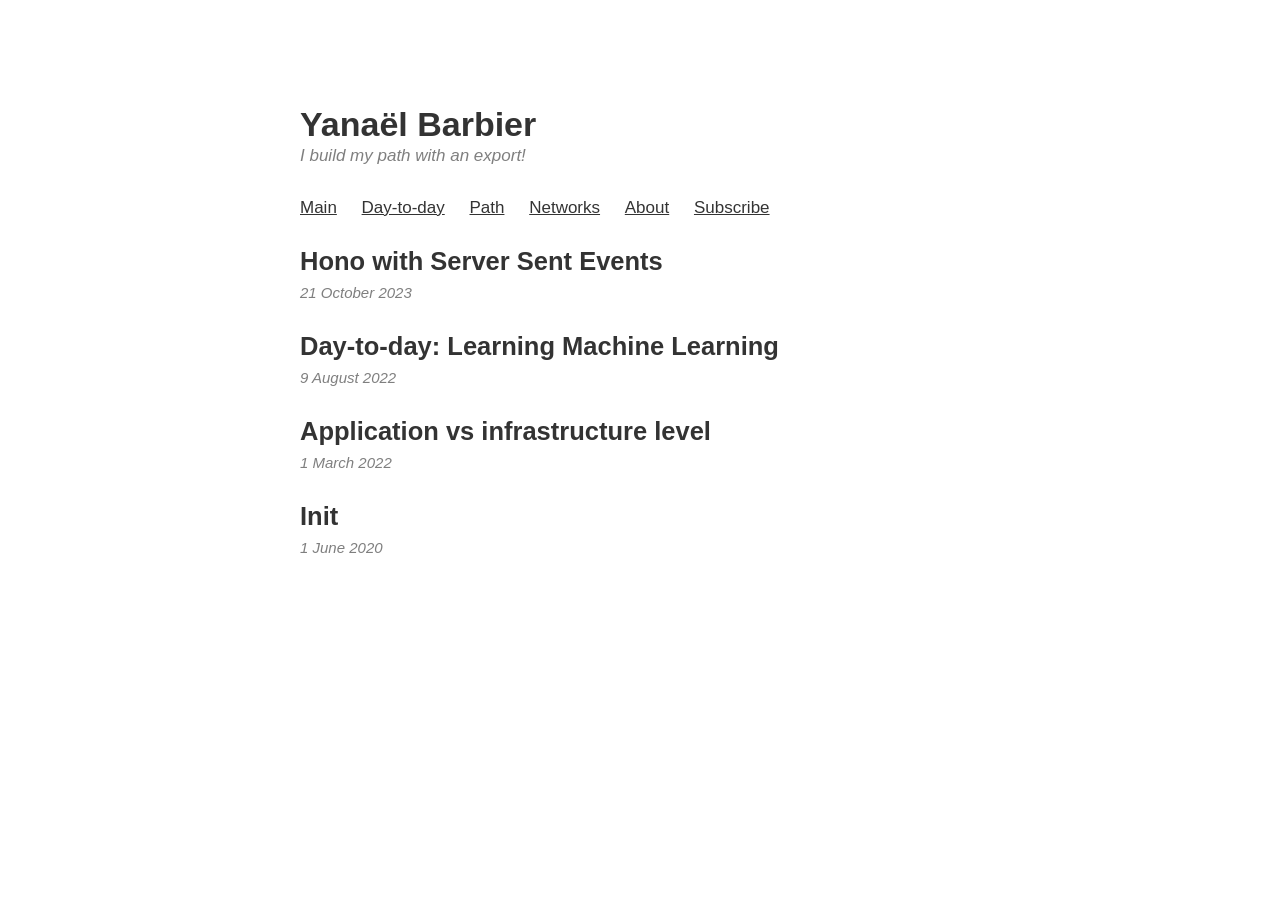
<file: index.html>
<!doctype html><html><meta name=viewport content="width=device-width,initial-scale=1"><style>@media not all and (prefers-color-scheme:dark){.bg{color:#fe640b;background-color:#eff1f5}.chroma{color:#fe640b;background-color:#eff1f5}.chroma .x{}.chroma .err{color:#d20f39}.chroma .cl{}.chroma .lnlinks{outline:none;text-decoration:none;color:inherit}.chroma .lntd{vertical-align:top;padding:0;margin:0;border:0}.chroma .lntable{border-spacing:0;padding:0;margin:0;border:0}.chroma .hl{background-color:#ffc}.chroma .lnt{white-space:pre;-webkit-user-select:none;user-select:none;margin-right:.4em;padding:0 .4em;color:#feb185}.chroma .ln{white-space:pre;-webkit-user-select:none;user-select:none;margin-right:.4em;padding:0 .4em;color:#feb185}.chroma .line{display:flex}.chroma .k{color:#8839ef}.chroma .kc{color:#8839ef;font-style:italic}.chroma .kd{color:#8839ef}.chroma .kn{color:#8839ef}.chroma .kp{color:#8839ef;font-weight:700}.chroma .kr{color:#8839ef}.chroma .kt{color:#df8e1d}.chroma .n{color:#7287fd}.chroma .na{color:#df8e1d}.chroma .nb{font-style:italic}.chroma .bp{color:#7287fd}.chroma .nc{color:#df8e1d}.chroma .no{color:#df8e1d}.chroma .nd{color:#ea76cb}.chroma .ni{color:#ea76cb}.chroma .ne{color:#e64553}.chroma .nf{color:#04a5e5}.chroma .fm{color:#7287fd}.chroma .nl{color:#df8e1d}.chroma .nn{color:#df8e1d}.chroma .nx{}.chroma .py{color:#7287fd}.chroma .nt{color:#8839ef}.chroma .nv{}.chroma .vc{color:#7287fd}.chroma .vg{color:#7287fd}.chroma .vi{color:#7287fd}.chroma .vm{color:#7287fd}.chroma .l{}.chroma .ld{}.chroma .s{color:#40a02b}.chroma .sa{color:#40a02b}.chroma .sb{color:#40a02b}.chroma .sc{color:#40a02b}.chroma .dl{color:#40a02b}.chroma .sd{color:#40a02b}.chroma .s2{color:#40a02b}.chroma .se{color:#1e66f5}.chroma .sh{color:#40a02b}.chroma .si{color:#40a02b}.chroma .sx{color:#40a02b}.chroma .sr{color:#1e66f5}.chroma .s1{color:#40a02b}.chroma .ss{color:#40a02b}.chroma .m{}.chroma .mb{}.chroma .mf{}.chroma .mh{}.chroma .mi{}.chroma .il{}.chroma .mo{}.chroma .o{color:#04a5e5}.chroma .ow{color:#04a5e5;font-weight:700}.chroma .p{color:#4c4f69}.chroma .c{color:#acb0be;font-style:italic}.chroma .ch{color:#acb0be;font-style:italic}.chroma .cm{color:#acb0be;font-style:italic}.chroma .c1{color:#acb0be;font-style:italic}.chroma .cs{color:#acb0be;font-style:italic}.chroma .cp{color:#1e66f5;font-style:italic}.chroma .cpf{color:#1e66f5;font-style:italic}.chroma .g{}.chroma .gd{color:#e64553}.chroma .ge{font-style:italic}.chroma .gr{color:#e64553}.chroma .gh{color:#04a5e5;font-weight:700}.chroma .gi{color:#40a02b}.chroma .go{}.chroma .gp{color:#9ca0b0;font-weight:700}.chroma .gs{font-weight:700}.chroma .gu{color:#04a5e5;font-weight:700}.chroma .gt{color:#e64553}.chroma .gl{}.chroma .w{color:#ccd0da}}@media(prefers-color-scheme:dark){.bg{color:#d8dee9;background-color:#2e3440}.chroma{color:#d8dee9;background-color:#2e3440}.chroma .x{}.chroma .err{color:#bf616a}.chroma .cl{}.chroma .lnlinks{outline:none;text-decoration:none;color:inherit}.chroma .lntd{vertical-align:top;padding:0;margin:0;border:0}.chroma .lntable{border-spacing:0;padding:0;margin:0;border:0}.chroma .hl{background-color:#ffc}.chroma .lnt{white-space:pre;-webkit-user-select:none;user-select:none;margin-right:.4em;padding:0 .4em;color:#6c6f74}.chroma .ln{white-space:pre;-webkit-user-select:none;user-select:none;margin-right:.4em;padding:0 .4em;color:#6c6f74}.chroma .line{display:flex}.chroma .k{color:#81a1c1;font-weight:700}.chroma .kc{color:#81a1c1;font-weight:700}.chroma .kd{color:#81a1c1;font-weight:700}.chroma .kn{color:#81a1c1;font-weight:700}.chroma .kp{color:#81a1c1}.chroma .kr{color:#81a1c1;font-weight:700}.chroma .kt{color:#81a1c1}.chroma .n{}.chroma .na{color:#8fbcbb}.chroma .nb{color:#81a1c1}.chroma .bp{}.chroma .nc{color:#8fbcbb}.chroma .no{color:#8fbcbb}.chroma .nd{color:#d08770}.chroma .ni{color:#d08770}.chroma .ne{color:#bf616a}.chroma .nf{color:#88c0d0}.chroma .fm{}.chroma .nl{color:#8fbcbb}.chroma .nn{color:#8fbcbb}.chroma .nx{}.chroma .py{color:#8fbcbb}.chroma .nt{color:#81a1c1}.chroma .nv{}.chroma .vc{}.chroma .vg{}.chroma .vi{}.chroma .vm{}.chroma .l{}.chroma .ld{}.chroma .s{color:#a3be8c}.chroma .sa{color:#a3be8c}.chroma .sb{color:#a3be8c}.chroma .sc{color:#a3be8c}.chroma .dl{color:#a3be8c}.chroma .sd{color:#616e87}.chroma .s2{color:#a3be8c}.chroma .se{color:#ebcb8b}.chroma .sh{color:#a3be8c}.chroma .si{color:#a3be8c}.chroma .sx{color:#a3be8c}.chroma .sr{color:#ebcb8b}.chroma .s1{color:#a3be8c}.chroma .ss{color:#a3be8c}.chroma .m{color:#b48ead}.chroma .mb{color:#b48ead}.chroma .mf{color:#b48ead}.chroma .mh{color:#b48ead}.chroma .mi{color:#b48ead}.chroma .il{color:#b48ead}.chroma .mo{color:#b48ead}.chroma .o{color:#81a1c1}.chroma .ow{color:#81a1c1;font-weight:700}.chroma .p{color:#eceff4}.chroma .c{color:#616e87;font-style:italic}.chroma .ch{color:#616e87;font-style:italic}.chroma .cm{color:#616e87;font-style:italic}.chroma .c1{color:#616e87;font-style:italic}.chroma .cs{color:#616e87;font-style:italic}.chroma .cp{color:#5e81ac;font-style:italic}.chroma .cpf{color:#5e81ac;font-style:italic}.chroma .g{}.chroma .gd{color:#bf616a}.chroma .ge{font-style:italic}.chroma .gr{color:#bf616a}.chroma .gh{color:#88c0d0;font-weight:700}.chroma .gi{color:#a3be8c}.chroma .go{}.chroma .gp{color:#4c566a;font-weight:700}.chroma .gs{font-weight:700}.chroma .gu{color:#88c0d0;font-weight:700}.chroma .gt{color:#bf616a}.chroma .gl{}.chroma .w{}}html{overflow-y:scroll}body{margin-top:0;margin-bottom:0;margin-left:auto;margin-right:auto;max-width:680px;font-size:17px;line-height:32px;padding:5em 2em 2em;font-family:-apple-system,BlinkMacSystemFont,helvetica neue,Helvetica,Arial,sans-serif}body{color:rgb(0,0,0,.8);background-color:#fff}.meta-day-to-day{color:rgba(0,0,0,.5)}.meta-date{color:rgba(0,0,0,.5)}.subtitle{color:rgba(0,0,0,.5)}a{color:inherit;text-decoration:none;outline:none}a:active{outline:none}a:hover{text-decoration:underline;outline:none}article a{text-decoration:underline}article a:hover{color:rgba(0,0,0,.5);text-decoration:underline}nav a{text-decoration:underline}nav a:hover{color:rgba(0,0,0,.5)}.meta-day-to-day{font-size:15px;font-style:italic}.meta-date{font-size:15px;font-style:italic}.previous-title{margin-bottom:0}.previous-title a{text-decoration:none}.read-more{font-weight:700;font-style:italic}nav span{margin-right:20px}.title{margin-bottom:0}.subtitle{display:block;margin-top:0;margin-bottom:20px;font-style:italic}@media screen and (prefers-color-scheme:dark){body{color:rgba(255,255,255,.7);background-color:#0e2439}.meta-day-to-day{color:rgba(255,255,255,.5)}.meta-date{color:rgba(255,255,255,.5)}.subtitle{color:rgba(255,255,255,.5)}article a:hover{color:rgba(255,255,255,.5)}nav a:hover{color:rgba(255,255,255,.5)}}pre,pre code{-webkit-text-size-adjust:100%;text-size-adjust:100%}pre{overflow:auto;font-family:sfmono-regular,Consolas,liberation mono,Menlo,monospace;font-size:14px;line-height:1.6;padding:20px;tab-size:4}pre code{font:inherit}.highlight{--code-bg:#eff1f5;--code-border:#ccd0da;--code-text:#4c4f69;--code-muted:#6c6f85;--code-name:#1e66f5;position:relative;margin:24px 0;border:1px solid var(--code-border);border-radius:8px;background:var(--code-bg);color:var(--code-text);overflow:hidden}.highlight pre{margin:0;color:inherit;background:0 0}.highlight:has(.code-toolbar) pre{padding-top:24px}.code-toolbar{position:absolute;top:2px;right:12px;display:flex;align-items:center;gap:8px;color:var(--code-muted);font-size:10px;line-height:1.5}.code-language{letter-spacing:.04em}.code-copy{font:inherit;color:inherit;background:0 0;border:1px solid transparent;border-radius:4px;padding:2px 6px;cursor:pointer}.code-copy:hover,.code-copy:focus-visible{color:var(--code-text);border-color:var(--code-border)}.code-copy:focus-visible{outline:2px solid var(--code-name);outline-offset:2px}.code-copy-status{position:absolute;width:1px;height:1px;padding:0;margin:-1px;overflow:hidden;clip-path:inset(50%);white-space:nowrap}@media(prefers-color-scheme:dark){.highlight{--code-bg:#2e3440;--code-border:#434c5e;--code-text:#d8dee9;--code-muted:#a0b3c6;--code-name:#80d4ed}}@media(max-width:768px){.highlight pre{padding:16px}}img{width:calc(100% + 12em);margin-left:-6em;margin-right:-6em}@media screen and (max-width:768px){img{width:100vw;margin-left:calc(-50vw + 50%);margin-right:calc(-50vw + 50%)}}</style><script src=/js/code-blocks.min.7286d5c71050bc5d2af111178aa888ce7792285cd1d802fe6c5d8c03839bf7bc.js defer></script><body><div><h1 class=title><a href=https://yanael.io/>Yanaël Barbier</a></h1><span class=subtitle>I build my path with an export!</span><nav><span><a href=/>Main</a>
</span><span><a href=/days/>Day-to-day</a>
</span><span><a href=/path/>Path</a>
</span><span><a href=/networks/>Networks</a>
</span><span><a href=/about/>About</a>
</span><span><a href=/subscribe/>Subscribe</a></span></nav></div><main><article></article><article><header><h2 class=previous-title><a href=https://yanael.io/articles/hono-sse/>Hono with Server Sent Events</a></h2></header><footer><div class=meta-date><time datetime=2023-10-21T00:00:00Z>21 October 2023</time></div></footer></article><article><header><h2 class=previous-title><a href=https://yanael.io/days/ml/>Day-to-day: Learning Machine Learning</a></h2></header><footer><div class=meta-date><time datetime=2022-08-09T00:00:00Z>9 August 2022</time></div></footer></article><article><header><h2 class=previous-title><a href=https://yanael.io/articles/application-vs-infrastructure-level/>Application vs infrastructure level</a></h2></header><footer><div class=meta-date><time datetime=2022-03-01T00:00:00Z>1 March 2022</time></div></footer></article><article><header><h2 class=previous-title><a href=https://yanael.io/articles/init/>Init</a></h2></header><footer><div class=meta-date><time datetime=2020-06-01T00:00:00Z>1 June 2020</time></div></footer></article></main></body></html>
</file>
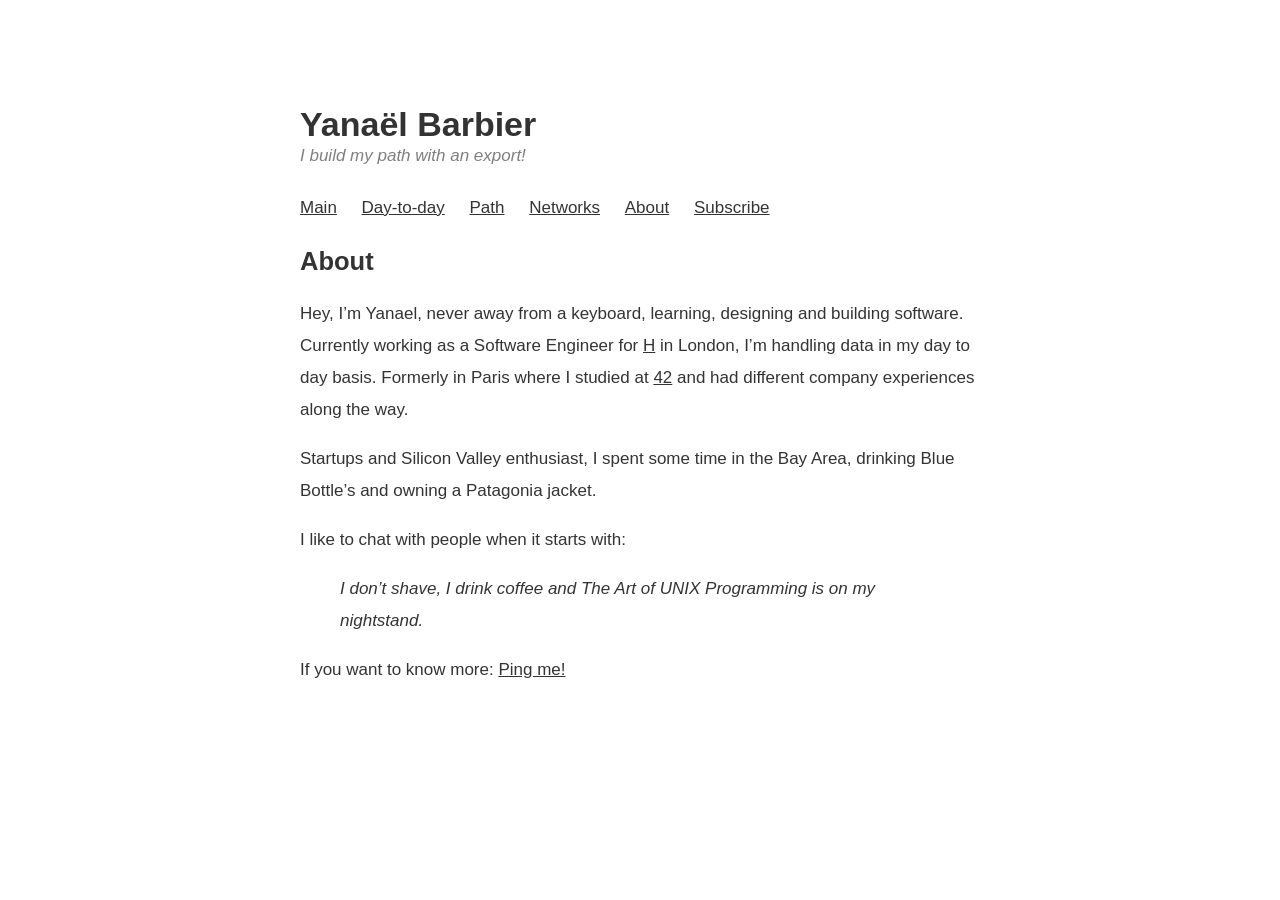
<file: about/index.html>
<!doctype html><html><meta name=viewport content="width=device-width,initial-scale=1"><style>@media not all and (prefers-color-scheme:dark){.bg{color:#fe640b;background-color:#eff1f5}.chroma{color:#fe640b;background-color:#eff1f5}.chroma .x{}.chroma .err{color:#d20f39}.chroma .cl{}.chroma .lnlinks{outline:none;text-decoration:none;color:inherit}.chroma .lntd{vertical-align:top;padding:0;margin:0;border:0}.chroma .lntable{border-spacing:0;padding:0;margin:0;border:0}.chroma .hl{background-color:#ffc}.chroma .lnt{white-space:pre;-webkit-user-select:none;user-select:none;margin-right:.4em;padding:0 .4em;color:#feb185}.chroma .ln{white-space:pre;-webkit-user-select:none;user-select:none;margin-right:.4em;padding:0 .4em;color:#feb185}.chroma .line{display:flex}.chroma .k{color:#8839ef}.chroma .kc{color:#8839ef;font-style:italic}.chroma .kd{color:#8839ef}.chroma .kn{color:#8839ef}.chroma .kp{color:#8839ef;font-weight:700}.chroma .kr{color:#8839ef}.chroma .kt{color:#df8e1d}.chroma .n{color:#7287fd}.chroma .na{color:#df8e1d}.chroma .nb{font-style:italic}.chroma .bp{color:#7287fd}.chroma .nc{color:#df8e1d}.chroma .no{color:#df8e1d}.chroma .nd{color:#ea76cb}.chroma .ni{color:#ea76cb}.chroma .ne{color:#e64553}.chroma .nf{color:#04a5e5}.chroma .fm{color:#7287fd}.chroma .nl{color:#df8e1d}.chroma .nn{color:#df8e1d}.chroma .nx{}.chroma .py{color:#7287fd}.chroma .nt{color:#8839ef}.chroma .nv{}.chroma .vc{color:#7287fd}.chroma .vg{color:#7287fd}.chroma .vi{color:#7287fd}.chroma .vm{color:#7287fd}.chroma .l{}.chroma .ld{}.chroma .s{color:#40a02b}.chroma .sa{color:#40a02b}.chroma .sb{color:#40a02b}.chroma .sc{color:#40a02b}.chroma .dl{color:#40a02b}.chroma .sd{color:#40a02b}.chroma .s2{color:#40a02b}.chroma .se{color:#1e66f5}.chroma .sh{color:#40a02b}.chroma .si{color:#40a02b}.chroma .sx{color:#40a02b}.chroma .sr{color:#1e66f5}.chroma .s1{color:#40a02b}.chroma .ss{color:#40a02b}.chroma .m{}.chroma .mb{}.chroma .mf{}.chroma .mh{}.chroma .mi{}.chroma .il{}.chroma .mo{}.chroma .o{color:#04a5e5}.chroma .ow{color:#04a5e5;font-weight:700}.chroma .p{color:#4c4f69}.chroma .c{color:#acb0be;font-style:italic}.chroma .ch{color:#acb0be;font-style:italic}.chroma .cm{color:#acb0be;font-style:italic}.chroma .c1{color:#acb0be;font-style:italic}.chroma .cs{color:#acb0be;font-style:italic}.chroma .cp{color:#1e66f5;font-style:italic}.chroma .cpf{color:#1e66f5;font-style:italic}.chroma .g{}.chroma .gd{color:#e64553}.chroma .ge{font-style:italic}.chroma .gr{color:#e64553}.chroma .gh{color:#04a5e5;font-weight:700}.chroma .gi{color:#40a02b}.chroma .go{}.chroma .gp{color:#9ca0b0;font-weight:700}.chroma .gs{font-weight:700}.chroma .gu{color:#04a5e5;font-weight:700}.chroma .gt{color:#e64553}.chroma .gl{}.chroma .w{color:#ccd0da}}@media(prefers-color-scheme:dark){.bg{color:#d8dee9;background-color:#2e3440}.chroma{color:#d8dee9;background-color:#2e3440}.chroma .x{}.chroma .err{color:#bf616a}.chroma .cl{}.chroma .lnlinks{outline:none;text-decoration:none;color:inherit}.chroma .lntd{vertical-align:top;padding:0;margin:0;border:0}.chroma .lntable{border-spacing:0;padding:0;margin:0;border:0}.chroma .hl{background-color:#ffc}.chroma .lnt{white-space:pre;-webkit-user-select:none;user-select:none;margin-right:.4em;padding:0 .4em;color:#6c6f74}.chroma .ln{white-space:pre;-webkit-user-select:none;user-select:none;margin-right:.4em;padding:0 .4em;color:#6c6f74}.chroma .line{display:flex}.chroma .k{color:#81a1c1;font-weight:700}.chroma .kc{color:#81a1c1;font-weight:700}.chroma .kd{color:#81a1c1;font-weight:700}.chroma .kn{color:#81a1c1;font-weight:700}.chroma .kp{color:#81a1c1}.chroma .kr{color:#81a1c1;font-weight:700}.chroma .kt{color:#81a1c1}.chroma .n{}.chroma .na{color:#8fbcbb}.chroma .nb{color:#81a1c1}.chroma .bp{}.chroma .nc{color:#8fbcbb}.chroma .no{color:#8fbcbb}.chroma .nd{color:#d08770}.chroma .ni{color:#d08770}.chroma .ne{color:#bf616a}.chroma .nf{color:#88c0d0}.chroma .fm{}.chroma .nl{color:#8fbcbb}.chroma .nn{color:#8fbcbb}.chroma .nx{}.chroma .py{color:#8fbcbb}.chroma .nt{color:#81a1c1}.chroma .nv{}.chroma .vc{}.chroma .vg{}.chroma .vi{}.chroma .vm{}.chroma .l{}.chroma .ld{}.chroma .s{color:#a3be8c}.chroma .sa{color:#a3be8c}.chroma .sb{color:#a3be8c}.chroma .sc{color:#a3be8c}.chroma .dl{color:#a3be8c}.chroma .sd{color:#616e87}.chroma .s2{color:#a3be8c}.chroma .se{color:#ebcb8b}.chroma .sh{color:#a3be8c}.chroma .si{color:#a3be8c}.chroma .sx{color:#a3be8c}.chroma .sr{color:#ebcb8b}.chroma .s1{color:#a3be8c}.chroma .ss{color:#a3be8c}.chroma .m{color:#b48ead}.chroma .mb{color:#b48ead}.chroma .mf{color:#b48ead}.chroma .mh{color:#b48ead}.chroma .mi{color:#b48ead}.chroma .il{color:#b48ead}.chroma .mo{color:#b48ead}.chroma .o{color:#81a1c1}.chroma .ow{color:#81a1c1;font-weight:700}.chroma .p{color:#eceff4}.chroma .c{color:#616e87;font-style:italic}.chroma .ch{color:#616e87;font-style:italic}.chroma .cm{color:#616e87;font-style:italic}.chroma .c1{color:#616e87;font-style:italic}.chroma .cs{color:#616e87;font-style:italic}.chroma .cp{color:#5e81ac;font-style:italic}.chroma .cpf{color:#5e81ac;font-style:italic}.chroma .g{}.chroma .gd{color:#bf616a}.chroma .ge{font-style:italic}.chroma .gr{color:#bf616a}.chroma .gh{color:#88c0d0;font-weight:700}.chroma .gi{color:#a3be8c}.chroma .go{}.chroma .gp{color:#4c566a;font-weight:700}.chroma .gs{font-weight:700}.chroma .gu{color:#88c0d0;font-weight:700}.chroma .gt{color:#bf616a}.chroma .gl{}.chroma .w{}}html{overflow-y:scroll}body{margin-top:0;margin-bottom:0;margin-left:auto;margin-right:auto;max-width:680px;font-size:17px;line-height:32px;padding:5em 2em 2em;font-family:-apple-system,BlinkMacSystemFont,helvetica neue,Helvetica,Arial,sans-serif}body{color:rgb(0,0,0,.8);background-color:#fff}.meta-day-to-day{color:rgba(0,0,0,.5)}.meta-date{color:rgba(0,0,0,.5)}.subtitle{color:rgba(0,0,0,.5)}a{color:inherit;text-decoration:none;outline:none}a:active{outline:none}a:hover{text-decoration:underline;outline:none}article a{text-decoration:underline}article a:hover{color:rgba(0,0,0,.5);text-decoration:underline}nav a{text-decoration:underline}nav a:hover{color:rgba(0,0,0,.5)}.meta-day-to-day{font-size:15px;font-style:italic}.meta-date{font-size:15px;font-style:italic}.previous-title{margin-bottom:0}.previous-title a{text-decoration:none}.read-more{font-weight:700;font-style:italic}nav span{margin-right:20px}.title{margin-bottom:0}.subtitle{display:block;margin-top:0;margin-bottom:20px;font-style:italic}@media screen and (prefers-color-scheme:dark){body{color:rgba(255,255,255,.7);background-color:#0e2439}.meta-day-to-day{color:rgba(255,255,255,.5)}.meta-date{color:rgba(255,255,255,.5)}.subtitle{color:rgba(255,255,255,.5)}article a:hover{color:rgba(255,255,255,.5)}nav a:hover{color:rgba(255,255,255,.5)}}pre,pre code{-webkit-text-size-adjust:100%;text-size-adjust:100%}pre{overflow:auto;font-family:sfmono-regular,Consolas,liberation mono,Menlo,monospace;font-size:14px;line-height:1.6;padding:20px;tab-size:4}pre code{font:inherit}.highlight{--code-bg:#eff1f5;--code-border:#ccd0da;--code-text:#4c4f69;--code-muted:#6c6f85;--code-name:#1e66f5;position:relative;margin:24px 0;border:1px solid var(--code-border);border-radius:8px;background:var(--code-bg);color:var(--code-text);overflow:hidden}.highlight pre{margin:0;color:inherit;background:0 0}.highlight:has(.code-toolbar) pre{padding-top:24px}.code-toolbar{position:absolute;top:2px;right:12px;display:flex;align-items:center;gap:8px;color:var(--code-muted);font-size:10px;line-height:1.5}.code-language{letter-spacing:.04em}.code-copy{font:inherit;color:inherit;background:0 0;border:1px solid transparent;border-radius:4px;padding:2px 6px;cursor:pointer}.code-copy:hover,.code-copy:focus-visible{color:var(--code-text);border-color:var(--code-border)}.code-copy:focus-visible{outline:2px solid var(--code-name);outline-offset:2px}.code-copy-status{position:absolute;width:1px;height:1px;padding:0;margin:-1px;overflow:hidden;clip-path:inset(50%);white-space:nowrap}@media(prefers-color-scheme:dark){.highlight{--code-bg:#2e3440;--code-border:#434c5e;--code-text:#d8dee9;--code-muted:#a0b3c6;--code-name:#80d4ed}}@media(max-width:768px){.highlight pre{padding:16px}}img{width:calc(100% + 12em);margin-left:-6em;margin-right:-6em}@media screen and (max-width:768px){img{width:100vw;margin-left:calc(-50vw + 50%);margin-right:calc(-50vw + 50%)}}</style><script src=/js/code-blocks.min.7286d5c71050bc5d2af111178aa888ce7792285cd1d802fe6c5d8c03839bf7bc.js defer></script><body><div><h1 class=title><a href=https://yanael.io/>Yanaël Barbier</a></h1><span class=subtitle>I build my path with an export!</span><nav><span><a href=/>Main</a>
</span><span><a href=/days/>Day-to-day</a>
</span><span><a href=/path/>Path</a>
</span><span><a href=/networks/>Networks</a>
</span><span><a href=/about/>About</a>
</span><span><a href=/subscribe/>Subscribe</a></span></nav></div><main><article><header><h2>About</h2></header><p>Hey, I’m Yanael, never away from a keyboard, learning, designing and building software. Currently working as a Software Engineer for <a href=https://hcompany.ai>H</a> in London, I’m handling data in my day to day basis. Formerly in Paris where I studied at <a href=http://42.fr>42</a> and had different company experiences along the way.</p><p>Startups and Silicon Valley enthusiast, I spent some time in the Bay Area, drinking Blue Bottle’s and owning a Patagonia jacket.</p><p>I like to chat with people when it starts with:</p><blockquote><p><em>I don’t shave, I drink coffee and The Art of UNIX Programming is on my nightstand.</em></p></blockquote><p>If you want to know more: <a href=/networks>Ping me!</a></p></article></main></body></html>
</file>
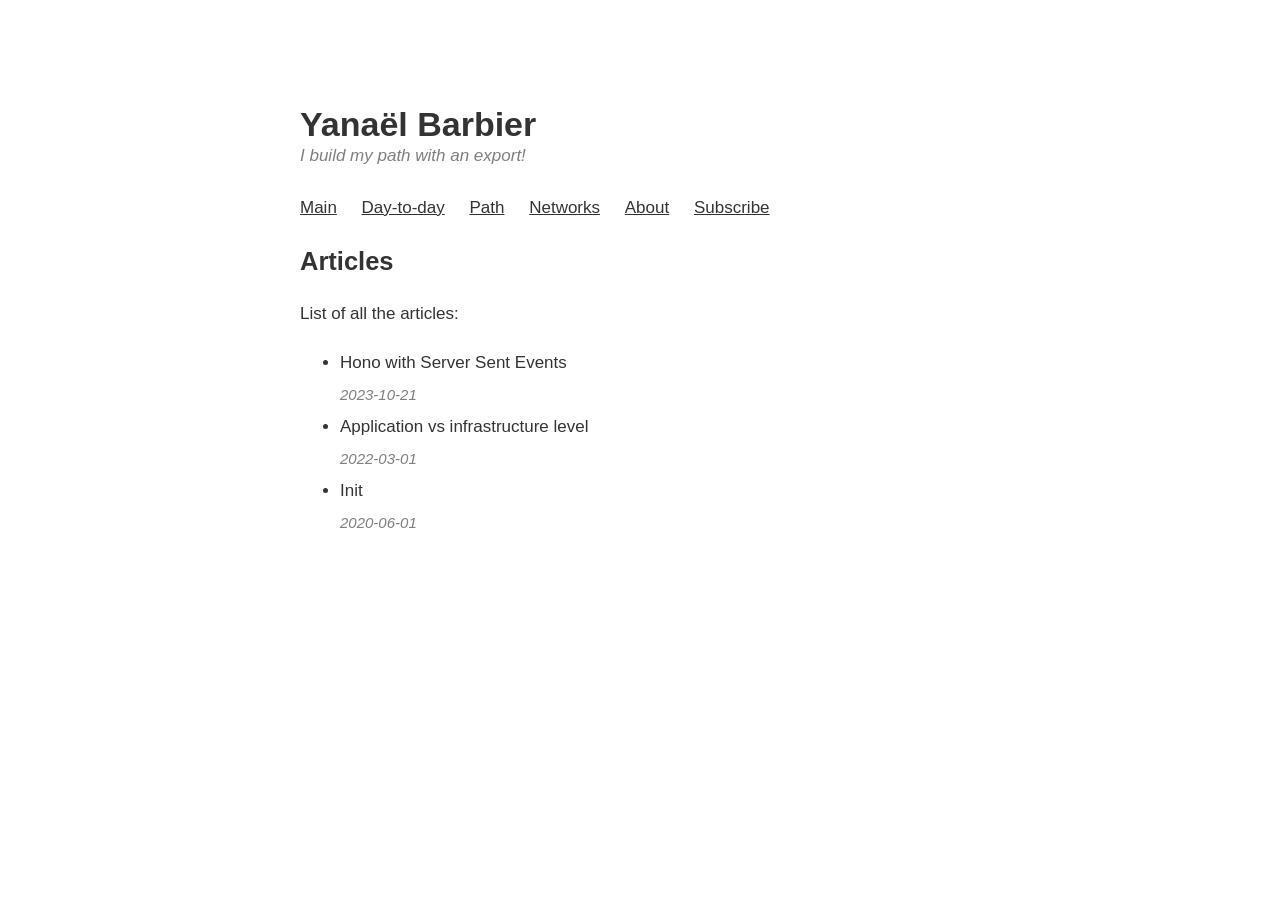
<file: articles/index.html>
<!doctype html><html><meta name=viewport content="width=device-width,initial-scale=1"><style>@media not all and (prefers-color-scheme:dark){.bg{color:#fe640b;background-color:#eff1f5}.chroma{color:#fe640b;background-color:#eff1f5}.chroma .x{}.chroma .err{color:#d20f39}.chroma .cl{}.chroma .lnlinks{outline:none;text-decoration:none;color:inherit}.chroma .lntd{vertical-align:top;padding:0;margin:0;border:0}.chroma .lntable{border-spacing:0;padding:0;margin:0;border:0}.chroma .hl{background-color:#ffc}.chroma .lnt{white-space:pre;-webkit-user-select:none;user-select:none;margin-right:.4em;padding:0 .4em;color:#feb185}.chroma .ln{white-space:pre;-webkit-user-select:none;user-select:none;margin-right:.4em;padding:0 .4em;color:#feb185}.chroma .line{display:flex}.chroma .k{color:#8839ef}.chroma .kc{color:#8839ef;font-style:italic}.chroma .kd{color:#8839ef}.chroma .kn{color:#8839ef}.chroma .kp{color:#8839ef;font-weight:700}.chroma .kr{color:#8839ef}.chroma .kt{color:#df8e1d}.chroma .n{color:#7287fd}.chroma .na{color:#df8e1d}.chroma .nb{font-style:italic}.chroma .bp{color:#7287fd}.chroma .nc{color:#df8e1d}.chroma .no{color:#df8e1d}.chroma .nd{color:#ea76cb}.chroma .ni{color:#ea76cb}.chroma .ne{color:#e64553}.chroma .nf{color:#04a5e5}.chroma .fm{color:#7287fd}.chroma .nl{color:#df8e1d}.chroma .nn{color:#df8e1d}.chroma .nx{}.chroma .py{color:#7287fd}.chroma .nt{color:#8839ef}.chroma .nv{}.chroma .vc{color:#7287fd}.chroma .vg{color:#7287fd}.chroma .vi{color:#7287fd}.chroma .vm{color:#7287fd}.chroma .l{}.chroma .ld{}.chroma .s{color:#40a02b}.chroma .sa{color:#40a02b}.chroma .sb{color:#40a02b}.chroma .sc{color:#40a02b}.chroma .dl{color:#40a02b}.chroma .sd{color:#40a02b}.chroma .s2{color:#40a02b}.chroma .se{color:#1e66f5}.chroma .sh{color:#40a02b}.chroma .si{color:#40a02b}.chroma .sx{color:#40a02b}.chroma .sr{color:#1e66f5}.chroma .s1{color:#40a02b}.chroma .ss{color:#40a02b}.chroma .m{}.chroma .mb{}.chroma .mf{}.chroma .mh{}.chroma .mi{}.chroma .il{}.chroma .mo{}.chroma .o{color:#04a5e5}.chroma .ow{color:#04a5e5;font-weight:700}.chroma .p{color:#4c4f69}.chroma .c{color:#acb0be;font-style:italic}.chroma .ch{color:#acb0be;font-style:italic}.chroma .cm{color:#acb0be;font-style:italic}.chroma .c1{color:#acb0be;font-style:italic}.chroma .cs{color:#acb0be;font-style:italic}.chroma .cp{color:#1e66f5;font-style:italic}.chroma .cpf{color:#1e66f5;font-style:italic}.chroma .g{}.chroma .gd{color:#e64553}.chroma .ge{font-style:italic}.chroma .gr{color:#e64553}.chroma .gh{color:#04a5e5;font-weight:700}.chroma .gi{color:#40a02b}.chroma .go{}.chroma .gp{color:#9ca0b0;font-weight:700}.chroma .gs{font-weight:700}.chroma .gu{color:#04a5e5;font-weight:700}.chroma .gt{color:#e64553}.chroma .gl{}.chroma .w{color:#ccd0da}}@media(prefers-color-scheme:dark){.bg{color:#d8dee9;background-color:#2e3440}.chroma{color:#d8dee9;background-color:#2e3440}.chroma .x{}.chroma .err{color:#bf616a}.chroma .cl{}.chroma .lnlinks{outline:none;text-decoration:none;color:inherit}.chroma .lntd{vertical-align:top;padding:0;margin:0;border:0}.chroma .lntable{border-spacing:0;padding:0;margin:0;border:0}.chroma .hl{background-color:#ffc}.chroma .lnt{white-space:pre;-webkit-user-select:none;user-select:none;margin-right:.4em;padding:0 .4em;color:#6c6f74}.chroma .ln{white-space:pre;-webkit-user-select:none;user-select:none;margin-right:.4em;padding:0 .4em;color:#6c6f74}.chroma .line{display:flex}.chroma .k{color:#81a1c1;font-weight:700}.chroma .kc{color:#81a1c1;font-weight:700}.chroma .kd{color:#81a1c1;font-weight:700}.chroma .kn{color:#81a1c1;font-weight:700}.chroma .kp{color:#81a1c1}.chroma .kr{color:#81a1c1;font-weight:700}.chroma .kt{color:#81a1c1}.chroma .n{}.chroma .na{color:#8fbcbb}.chroma .nb{color:#81a1c1}.chroma .bp{}.chroma .nc{color:#8fbcbb}.chroma .no{color:#8fbcbb}.chroma .nd{color:#d08770}.chroma .ni{color:#d08770}.chroma .ne{color:#bf616a}.chroma .nf{color:#88c0d0}.chroma .fm{}.chroma .nl{color:#8fbcbb}.chroma .nn{color:#8fbcbb}.chroma .nx{}.chroma .py{color:#8fbcbb}.chroma .nt{color:#81a1c1}.chroma .nv{}.chroma .vc{}.chroma .vg{}.chroma .vi{}.chroma .vm{}.chroma .l{}.chroma .ld{}.chroma .s{color:#a3be8c}.chroma .sa{color:#a3be8c}.chroma .sb{color:#a3be8c}.chroma .sc{color:#a3be8c}.chroma .dl{color:#a3be8c}.chroma .sd{color:#616e87}.chroma .s2{color:#a3be8c}.chroma .se{color:#ebcb8b}.chroma .sh{color:#a3be8c}.chroma .si{color:#a3be8c}.chroma .sx{color:#a3be8c}.chroma .sr{color:#ebcb8b}.chroma .s1{color:#a3be8c}.chroma .ss{color:#a3be8c}.chroma .m{color:#b48ead}.chroma .mb{color:#b48ead}.chroma .mf{color:#b48ead}.chroma .mh{color:#b48ead}.chroma .mi{color:#b48ead}.chroma .il{color:#b48ead}.chroma .mo{color:#b48ead}.chroma .o{color:#81a1c1}.chroma .ow{color:#81a1c1;font-weight:700}.chroma .p{color:#eceff4}.chroma .c{color:#616e87;font-style:italic}.chroma .ch{color:#616e87;font-style:italic}.chroma .cm{color:#616e87;font-style:italic}.chroma .c1{color:#616e87;font-style:italic}.chroma .cs{color:#616e87;font-style:italic}.chroma .cp{color:#5e81ac;font-style:italic}.chroma .cpf{color:#5e81ac;font-style:italic}.chroma .g{}.chroma .gd{color:#bf616a}.chroma .ge{font-style:italic}.chroma .gr{color:#bf616a}.chroma .gh{color:#88c0d0;font-weight:700}.chroma .gi{color:#a3be8c}.chroma .go{}.chroma .gp{color:#4c566a;font-weight:700}.chroma .gs{font-weight:700}.chroma .gu{color:#88c0d0;font-weight:700}.chroma .gt{color:#bf616a}.chroma .gl{}.chroma .w{}}html{overflow-y:scroll}body{margin-top:0;margin-bottom:0;margin-left:auto;margin-right:auto;max-width:680px;font-size:17px;line-height:32px;padding:5em 2em 2em;font-family:-apple-system,BlinkMacSystemFont,helvetica neue,Helvetica,Arial,sans-serif}body{color:rgb(0,0,0,.8);background-color:#fff}.meta-day-to-day{color:rgba(0,0,0,.5)}.meta-date{color:rgba(0,0,0,.5)}.subtitle{color:rgba(0,0,0,.5)}a{color:inherit;text-decoration:none;outline:none}a:active{outline:none}a:hover{text-decoration:underline;outline:none}article a{text-decoration:underline}article a:hover{color:rgba(0,0,0,.5);text-decoration:underline}nav a{text-decoration:underline}nav a:hover{color:rgba(0,0,0,.5)}.meta-day-to-day{font-size:15px;font-style:italic}.meta-date{font-size:15px;font-style:italic}.previous-title{margin-bottom:0}.previous-title a{text-decoration:none}.read-more{font-weight:700;font-style:italic}nav span{margin-right:20px}.title{margin-bottom:0}.subtitle{display:block;margin-top:0;margin-bottom:20px;font-style:italic}@media screen and (prefers-color-scheme:dark){body{color:rgba(255,255,255,.7);background-color:#0e2439}.meta-day-to-day{color:rgba(255,255,255,.5)}.meta-date{color:rgba(255,255,255,.5)}.subtitle{color:rgba(255,255,255,.5)}article a:hover{color:rgba(255,255,255,.5)}nav a:hover{color:rgba(255,255,255,.5)}}pre,pre code{-webkit-text-size-adjust:100%;text-size-adjust:100%}pre{overflow:auto;font-family:sfmono-regular,Consolas,liberation mono,Menlo,monospace;font-size:14px;line-height:1.6;padding:20px;tab-size:4}pre code{font:inherit}.highlight{--code-bg:#eff1f5;--code-border:#ccd0da;--code-text:#4c4f69;--code-muted:#6c6f85;--code-name:#1e66f5;position:relative;margin:24px 0;border:1px solid var(--code-border);border-radius:8px;background:var(--code-bg);color:var(--code-text);overflow:hidden}.highlight pre{margin:0;color:inherit;background:0 0}.highlight:has(.code-toolbar) pre{padding-top:24px}.code-toolbar{position:absolute;top:2px;right:12px;display:flex;align-items:center;gap:8px;color:var(--code-muted);font-size:10px;line-height:1.5}.code-language{letter-spacing:.04em}.code-copy{font:inherit;color:inherit;background:0 0;border:1px solid transparent;border-radius:4px;padding:2px 6px;cursor:pointer}.code-copy:hover,.code-copy:focus-visible{color:var(--code-text);border-color:var(--code-border)}.code-copy:focus-visible{outline:2px solid var(--code-name);outline-offset:2px}.code-copy-status{position:absolute;width:1px;height:1px;padding:0;margin:-1px;overflow:hidden;clip-path:inset(50%);white-space:nowrap}@media(prefers-color-scheme:dark){.highlight{--code-bg:#2e3440;--code-border:#434c5e;--code-text:#d8dee9;--code-muted:#a0b3c6;--code-name:#80d4ed}}@media(max-width:768px){.highlight pre{padding:16px}}img{width:calc(100% + 12em);margin-left:-6em;margin-right:-6em}@media screen and (max-width:768px){img{width:100vw;margin-left:calc(-50vw + 50%);margin-right:calc(-50vw + 50%)}}</style><script src=/js/code-blocks.min.7286d5c71050bc5d2af111178aa888ce7792285cd1d802fe6c5d8c03839bf7bc.js defer></script><body><div><h1 class=title><a href=https://yanael.io/>Yanaël Barbier</a></h1><span class=subtitle>I build my path with an export!</span><nav><span><a href=/>Main</a>
</span><span><a href=/days/>Day-to-day</a>
</span><span><a href=/path/>Path</a>
</span><span><a href=/networks/>Networks</a>
</span><span><a href=/about/>About</a>
</span><span><a href=/subscribe/>Subscribe</a></span></nav></div><main><main><header><h2>Articles</h2></header><p>List of all the articles:</p><ul><li><a href=https://yanael.io/articles/hono-sse/>Hono with Server Sent Events</a></li><div class=meta-date><time datetime=2023-10-21T00:00:00Z>2023-10-21</time></div><li><a href=https://yanael.io/articles/application-vs-infrastructure-level/>Application vs infrastructure level</a></li><div class=meta-date><time datetime=2022-03-01T00:00:00Z>2022-03-01</time></div><li><a href=https://yanael.io/articles/init/>Init</a></li><div class=meta-date><time datetime=2020-06-01T00:00:00Z>2020-06-01</time></div></ul></main></main></body></html>
</file>
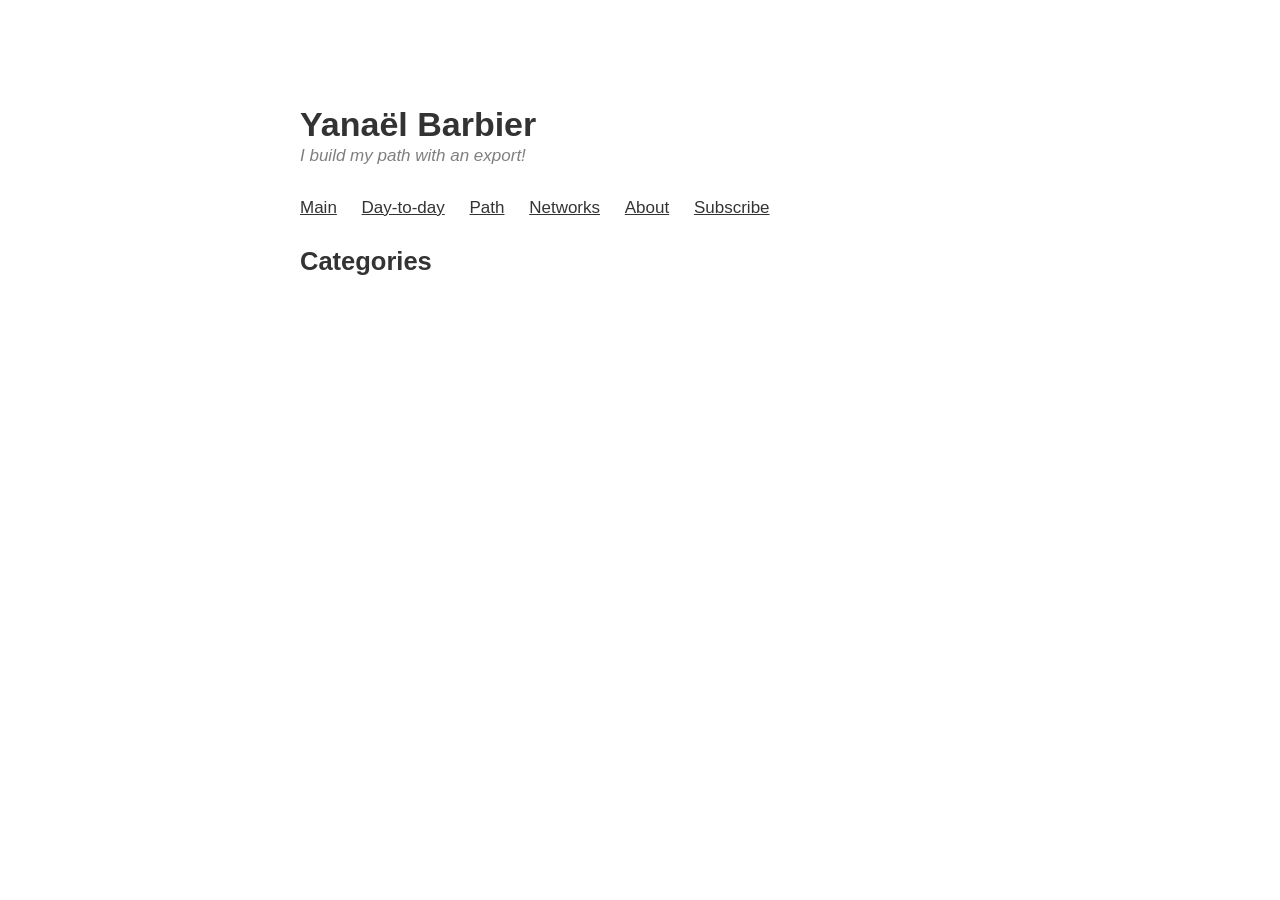
<file: categories/index.html>
<!doctype html><html><meta name=viewport content="width=device-width,initial-scale=1"><style>@media not all and (prefers-color-scheme:dark){.bg{color:#fe640b;background-color:#eff1f5}.chroma{color:#fe640b;background-color:#eff1f5}.chroma .x{}.chroma .err{color:#d20f39}.chroma .cl{}.chroma .lnlinks{outline:none;text-decoration:none;color:inherit}.chroma .lntd{vertical-align:top;padding:0;margin:0;border:0}.chroma .lntable{border-spacing:0;padding:0;margin:0;border:0}.chroma .hl{background-color:#ffc}.chroma .lnt{white-space:pre;-webkit-user-select:none;user-select:none;margin-right:.4em;padding:0 .4em;color:#feb185}.chroma .ln{white-space:pre;-webkit-user-select:none;user-select:none;margin-right:.4em;padding:0 .4em;color:#feb185}.chroma .line{display:flex}.chroma .k{color:#8839ef}.chroma .kc{color:#8839ef;font-style:italic}.chroma .kd{color:#8839ef}.chroma .kn{color:#8839ef}.chroma .kp{color:#8839ef;font-weight:700}.chroma .kr{color:#8839ef}.chroma .kt{color:#df8e1d}.chroma .n{color:#7287fd}.chroma .na{color:#df8e1d}.chroma .nb{font-style:italic}.chroma .bp{color:#7287fd}.chroma .nc{color:#df8e1d}.chroma .no{color:#df8e1d}.chroma .nd{color:#ea76cb}.chroma .ni{color:#ea76cb}.chroma .ne{color:#e64553}.chroma .nf{color:#04a5e5}.chroma .fm{color:#7287fd}.chroma .nl{color:#df8e1d}.chroma .nn{color:#df8e1d}.chroma .nx{}.chroma .py{color:#7287fd}.chroma .nt{color:#8839ef}.chroma .nv{}.chroma .vc{color:#7287fd}.chroma .vg{color:#7287fd}.chroma .vi{color:#7287fd}.chroma .vm{color:#7287fd}.chroma .l{}.chroma .ld{}.chroma .s{color:#40a02b}.chroma .sa{color:#40a02b}.chroma .sb{color:#40a02b}.chroma .sc{color:#40a02b}.chroma .dl{color:#40a02b}.chroma .sd{color:#40a02b}.chroma .s2{color:#40a02b}.chroma .se{color:#1e66f5}.chroma .sh{color:#40a02b}.chroma .si{color:#40a02b}.chroma .sx{color:#40a02b}.chroma .sr{color:#1e66f5}.chroma .s1{color:#40a02b}.chroma .ss{color:#40a02b}.chroma .m{}.chroma .mb{}.chroma .mf{}.chroma .mh{}.chroma .mi{}.chroma .il{}.chroma .mo{}.chroma .o{color:#04a5e5}.chroma .ow{color:#04a5e5;font-weight:700}.chroma .p{color:#4c4f69}.chroma .c{color:#acb0be;font-style:italic}.chroma .ch{color:#acb0be;font-style:italic}.chroma .cm{color:#acb0be;font-style:italic}.chroma .c1{color:#acb0be;font-style:italic}.chroma .cs{color:#acb0be;font-style:italic}.chroma .cp{color:#1e66f5;font-style:italic}.chroma .cpf{color:#1e66f5;font-style:italic}.chroma .g{}.chroma .gd{color:#e64553}.chroma .ge{font-style:italic}.chroma .gr{color:#e64553}.chroma .gh{color:#04a5e5;font-weight:700}.chroma .gi{color:#40a02b}.chroma .go{}.chroma .gp{color:#9ca0b0;font-weight:700}.chroma .gs{font-weight:700}.chroma .gu{color:#04a5e5;font-weight:700}.chroma .gt{color:#e64553}.chroma .gl{}.chroma .w{color:#ccd0da}}@media(prefers-color-scheme:dark){.bg{color:#d8dee9;background-color:#2e3440}.chroma{color:#d8dee9;background-color:#2e3440}.chroma .x{}.chroma .err{color:#bf616a}.chroma .cl{}.chroma .lnlinks{outline:none;text-decoration:none;color:inherit}.chroma .lntd{vertical-align:top;padding:0;margin:0;border:0}.chroma .lntable{border-spacing:0;padding:0;margin:0;border:0}.chroma .hl{background-color:#ffc}.chroma .lnt{white-space:pre;-webkit-user-select:none;user-select:none;margin-right:.4em;padding:0 .4em;color:#6c6f74}.chroma .ln{white-space:pre;-webkit-user-select:none;user-select:none;margin-right:.4em;padding:0 .4em;color:#6c6f74}.chroma .line{display:flex}.chroma .k{color:#81a1c1;font-weight:700}.chroma .kc{color:#81a1c1;font-weight:700}.chroma .kd{color:#81a1c1;font-weight:700}.chroma .kn{color:#81a1c1;font-weight:700}.chroma .kp{color:#81a1c1}.chroma .kr{color:#81a1c1;font-weight:700}.chroma .kt{color:#81a1c1}.chroma .n{}.chroma .na{color:#8fbcbb}.chroma .nb{color:#81a1c1}.chroma .bp{}.chroma .nc{color:#8fbcbb}.chroma .no{color:#8fbcbb}.chroma .nd{color:#d08770}.chroma .ni{color:#d08770}.chroma .ne{color:#bf616a}.chroma .nf{color:#88c0d0}.chroma .fm{}.chroma .nl{color:#8fbcbb}.chroma .nn{color:#8fbcbb}.chroma .nx{}.chroma .py{color:#8fbcbb}.chroma .nt{color:#81a1c1}.chroma .nv{}.chroma .vc{}.chroma .vg{}.chroma .vi{}.chroma .vm{}.chroma .l{}.chroma .ld{}.chroma .s{color:#a3be8c}.chroma .sa{color:#a3be8c}.chroma .sb{color:#a3be8c}.chroma .sc{color:#a3be8c}.chroma .dl{color:#a3be8c}.chroma .sd{color:#616e87}.chroma .s2{color:#a3be8c}.chroma .se{color:#ebcb8b}.chroma .sh{color:#a3be8c}.chroma .si{color:#a3be8c}.chroma .sx{color:#a3be8c}.chroma .sr{color:#ebcb8b}.chroma .s1{color:#a3be8c}.chroma .ss{color:#a3be8c}.chroma .m{color:#b48ead}.chroma .mb{color:#b48ead}.chroma .mf{color:#b48ead}.chroma .mh{color:#b48ead}.chroma .mi{color:#b48ead}.chroma .il{color:#b48ead}.chroma .mo{color:#b48ead}.chroma .o{color:#81a1c1}.chroma .ow{color:#81a1c1;font-weight:700}.chroma .p{color:#eceff4}.chroma .c{color:#616e87;font-style:italic}.chroma .ch{color:#616e87;font-style:italic}.chroma .cm{color:#616e87;font-style:italic}.chroma .c1{color:#616e87;font-style:italic}.chroma .cs{color:#616e87;font-style:italic}.chroma .cp{color:#5e81ac;font-style:italic}.chroma .cpf{color:#5e81ac;font-style:italic}.chroma .g{}.chroma .gd{color:#bf616a}.chroma .ge{font-style:italic}.chroma .gr{color:#bf616a}.chroma .gh{color:#88c0d0;font-weight:700}.chroma .gi{color:#a3be8c}.chroma .go{}.chroma .gp{color:#4c566a;font-weight:700}.chroma .gs{font-weight:700}.chroma .gu{color:#88c0d0;font-weight:700}.chroma .gt{color:#bf616a}.chroma .gl{}.chroma .w{}}html{overflow-y:scroll}body{margin-top:0;margin-bottom:0;margin-left:auto;margin-right:auto;max-width:680px;font-size:17px;line-height:32px;padding:5em 2em 2em;font-family:-apple-system,BlinkMacSystemFont,helvetica neue,Helvetica,Arial,sans-serif}body{color:rgb(0,0,0,.8);background-color:#fff}.meta-day-to-day{color:rgba(0,0,0,.5)}.meta-date{color:rgba(0,0,0,.5)}.subtitle{color:rgba(0,0,0,.5)}a{color:inherit;text-decoration:none;outline:none}a:active{outline:none}a:hover{text-decoration:underline;outline:none}article a{text-decoration:underline}article a:hover{color:rgba(0,0,0,.5);text-decoration:underline}nav a{text-decoration:underline}nav a:hover{color:rgba(0,0,0,.5)}.meta-day-to-day{font-size:15px;font-style:italic}.meta-date{font-size:15px;font-style:italic}.previous-title{margin-bottom:0}.previous-title a{text-decoration:none}.read-more{font-weight:700;font-style:italic}nav span{margin-right:20px}.title{margin-bottom:0}.subtitle{display:block;margin-top:0;margin-bottom:20px;font-style:italic}@media screen and (prefers-color-scheme:dark){body{color:rgba(255,255,255,.7);background-color:#0e2439}.meta-day-to-day{color:rgba(255,255,255,.5)}.meta-date{color:rgba(255,255,255,.5)}.subtitle{color:rgba(255,255,255,.5)}article a:hover{color:rgba(255,255,255,.5)}nav a:hover{color:rgba(255,255,255,.5)}}pre,pre code{-webkit-text-size-adjust:100%;text-size-adjust:100%}pre{overflow:auto;font-family:sfmono-regular,Consolas,liberation mono,Menlo,monospace;font-size:14px;line-height:1.6;padding:20px;tab-size:4}pre code{font:inherit}.highlight{--code-bg:#eff1f5;--code-border:#ccd0da;--code-text:#4c4f69;--code-muted:#6c6f85;--code-name:#1e66f5;position:relative;margin:24px 0;border:1px solid var(--code-border);border-radius:8px;background:var(--code-bg);color:var(--code-text);overflow:hidden}.highlight pre{margin:0;color:inherit;background:0 0}.highlight:has(.code-toolbar) pre{padding-top:24px}.code-toolbar{position:absolute;top:2px;right:12px;display:flex;align-items:center;gap:8px;color:var(--code-muted);font-size:10px;line-height:1.5}.code-language{letter-spacing:.04em}.code-copy{font:inherit;color:inherit;background:0 0;border:1px solid transparent;border-radius:4px;padding:2px 6px;cursor:pointer}.code-copy:hover,.code-copy:focus-visible{color:var(--code-text);border-color:var(--code-border)}.code-copy:focus-visible{outline:2px solid var(--code-name);outline-offset:2px}.code-copy-status{position:absolute;width:1px;height:1px;padding:0;margin:-1px;overflow:hidden;clip-path:inset(50%);white-space:nowrap}@media(prefers-color-scheme:dark){.highlight{--code-bg:#2e3440;--code-border:#434c5e;--code-text:#d8dee9;--code-muted:#a0b3c6;--code-name:#80d4ed}}@media(max-width:768px){.highlight pre{padding:16px}}img{width:calc(100% + 12em);margin-left:-6em;margin-right:-6em}@media screen and (max-width:768px){img{width:100vw;margin-left:calc(-50vw + 50%);margin-right:calc(-50vw + 50%)}}</style><script src=/js/code-blocks.min.7286d5c71050bc5d2af111178aa888ce7792285cd1d802fe6c5d8c03839bf7bc.js defer></script><body><div><h1 class=title><a href=https://yanael.io/>Yanaël Barbier</a></h1><span class=subtitle>I build my path with an export!</span><nav><span><a href=/>Main</a>
</span><span><a href=/days/>Day-to-day</a>
</span><span><a href=/path/>Path</a>
</span><span><a href=/networks/>Networks</a>
</span><span><a href=/about/>About</a>
</span><span><a href=/subscribe/>Subscribe</a></span></nav></div><main><main><header><h2>Categories</h2></header><ul></ul></main></main></body></html>
</file>
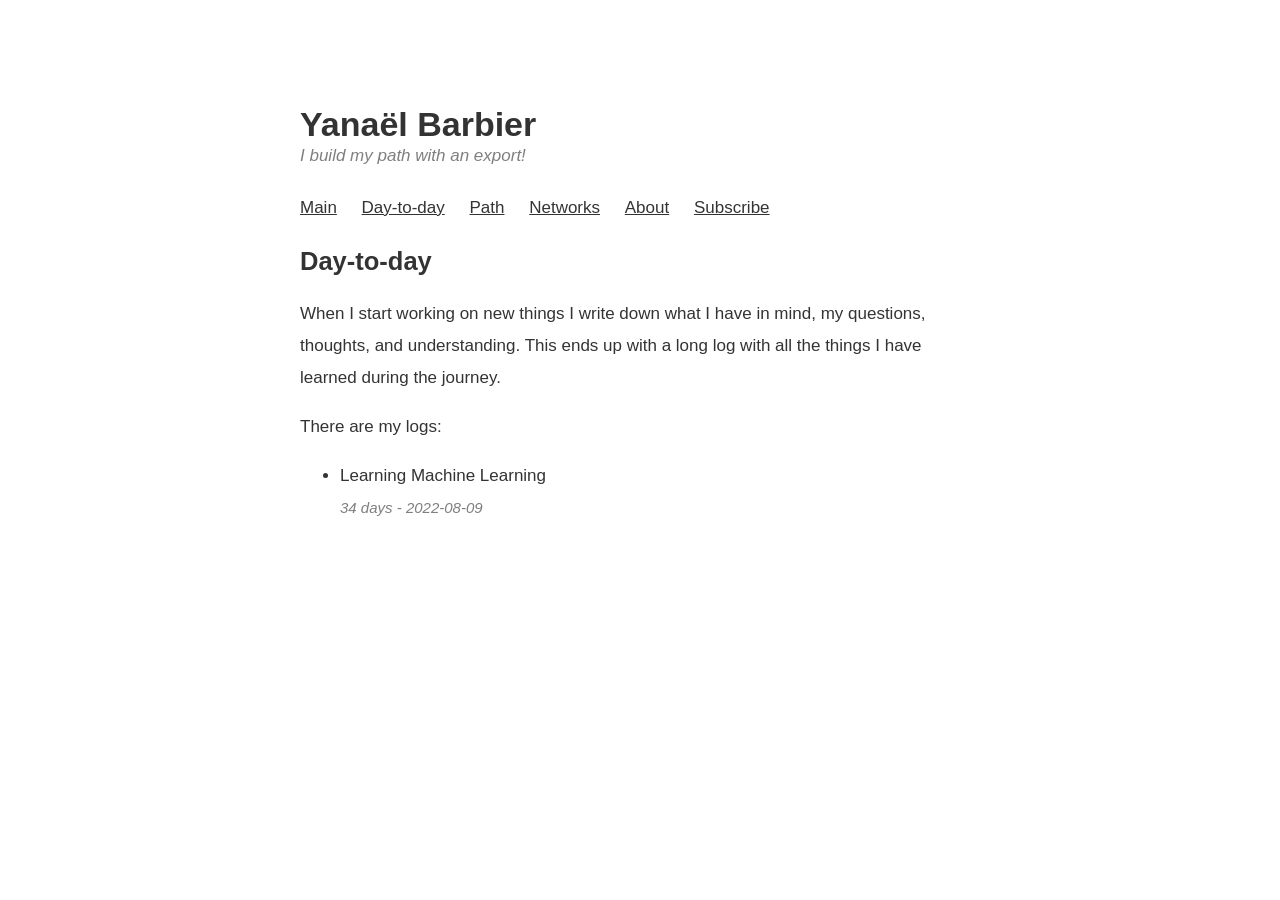
<file: days/index.html>
<!doctype html><html><meta name=viewport content="width=device-width,initial-scale=1"><style>@media not all and (prefers-color-scheme:dark){.bg{color:#fe640b;background-color:#eff1f5}.chroma{color:#fe640b;background-color:#eff1f5}.chroma .x{}.chroma .err{color:#d20f39}.chroma .cl{}.chroma .lnlinks{outline:none;text-decoration:none;color:inherit}.chroma .lntd{vertical-align:top;padding:0;margin:0;border:0}.chroma .lntable{border-spacing:0;padding:0;margin:0;border:0}.chroma .hl{background-color:#ffc}.chroma .lnt{white-space:pre;-webkit-user-select:none;user-select:none;margin-right:.4em;padding:0 .4em;color:#feb185}.chroma .ln{white-space:pre;-webkit-user-select:none;user-select:none;margin-right:.4em;padding:0 .4em;color:#feb185}.chroma .line{display:flex}.chroma .k{color:#8839ef}.chroma .kc{color:#8839ef;font-style:italic}.chroma .kd{color:#8839ef}.chroma .kn{color:#8839ef}.chroma .kp{color:#8839ef;font-weight:700}.chroma .kr{color:#8839ef}.chroma .kt{color:#df8e1d}.chroma .n{color:#7287fd}.chroma .na{color:#df8e1d}.chroma .nb{font-style:italic}.chroma .bp{color:#7287fd}.chroma .nc{color:#df8e1d}.chroma .no{color:#df8e1d}.chroma .nd{color:#ea76cb}.chroma .ni{color:#ea76cb}.chroma .ne{color:#e64553}.chroma .nf{color:#04a5e5}.chroma .fm{color:#7287fd}.chroma .nl{color:#df8e1d}.chroma .nn{color:#df8e1d}.chroma .nx{}.chroma .py{color:#7287fd}.chroma .nt{color:#8839ef}.chroma .nv{}.chroma .vc{color:#7287fd}.chroma .vg{color:#7287fd}.chroma .vi{color:#7287fd}.chroma .vm{color:#7287fd}.chroma .l{}.chroma .ld{}.chroma .s{color:#40a02b}.chroma .sa{color:#40a02b}.chroma .sb{color:#40a02b}.chroma .sc{color:#40a02b}.chroma .dl{color:#40a02b}.chroma .sd{color:#40a02b}.chroma .s2{color:#40a02b}.chroma .se{color:#1e66f5}.chroma .sh{color:#40a02b}.chroma .si{color:#40a02b}.chroma .sx{color:#40a02b}.chroma .sr{color:#1e66f5}.chroma .s1{color:#40a02b}.chroma .ss{color:#40a02b}.chroma .m{}.chroma .mb{}.chroma .mf{}.chroma .mh{}.chroma .mi{}.chroma .il{}.chroma .mo{}.chroma .o{color:#04a5e5}.chroma .ow{color:#04a5e5;font-weight:700}.chroma .p{color:#4c4f69}.chroma .c{color:#acb0be;font-style:italic}.chroma .ch{color:#acb0be;font-style:italic}.chroma .cm{color:#acb0be;font-style:italic}.chroma .c1{color:#acb0be;font-style:italic}.chroma .cs{color:#acb0be;font-style:italic}.chroma .cp{color:#1e66f5;font-style:italic}.chroma .cpf{color:#1e66f5;font-style:italic}.chroma .g{}.chroma .gd{color:#e64553}.chroma .ge{font-style:italic}.chroma .gr{color:#e64553}.chroma .gh{color:#04a5e5;font-weight:700}.chroma .gi{color:#40a02b}.chroma .go{}.chroma .gp{color:#9ca0b0;font-weight:700}.chroma .gs{font-weight:700}.chroma .gu{color:#04a5e5;font-weight:700}.chroma .gt{color:#e64553}.chroma .gl{}.chroma .w{color:#ccd0da}}@media(prefers-color-scheme:dark){.bg{color:#d8dee9;background-color:#2e3440}.chroma{color:#d8dee9;background-color:#2e3440}.chroma .x{}.chroma .err{color:#bf616a}.chroma .cl{}.chroma .lnlinks{outline:none;text-decoration:none;color:inherit}.chroma .lntd{vertical-align:top;padding:0;margin:0;border:0}.chroma .lntable{border-spacing:0;padding:0;margin:0;border:0}.chroma .hl{background-color:#ffc}.chroma .lnt{white-space:pre;-webkit-user-select:none;user-select:none;margin-right:.4em;padding:0 .4em;color:#6c6f74}.chroma .ln{white-space:pre;-webkit-user-select:none;user-select:none;margin-right:.4em;padding:0 .4em;color:#6c6f74}.chroma .line{display:flex}.chroma .k{color:#81a1c1;font-weight:700}.chroma .kc{color:#81a1c1;font-weight:700}.chroma .kd{color:#81a1c1;font-weight:700}.chroma .kn{color:#81a1c1;font-weight:700}.chroma .kp{color:#81a1c1}.chroma .kr{color:#81a1c1;font-weight:700}.chroma .kt{color:#81a1c1}.chroma .n{}.chroma .na{color:#8fbcbb}.chroma .nb{color:#81a1c1}.chroma .bp{}.chroma .nc{color:#8fbcbb}.chroma .no{color:#8fbcbb}.chroma .nd{color:#d08770}.chroma .ni{color:#d08770}.chroma .ne{color:#bf616a}.chroma .nf{color:#88c0d0}.chroma .fm{}.chroma .nl{color:#8fbcbb}.chroma .nn{color:#8fbcbb}.chroma .nx{}.chroma .py{color:#8fbcbb}.chroma .nt{color:#81a1c1}.chroma .nv{}.chroma .vc{}.chroma .vg{}.chroma .vi{}.chroma .vm{}.chroma .l{}.chroma .ld{}.chroma .s{color:#a3be8c}.chroma .sa{color:#a3be8c}.chroma .sb{color:#a3be8c}.chroma .sc{color:#a3be8c}.chroma .dl{color:#a3be8c}.chroma .sd{color:#616e87}.chroma .s2{color:#a3be8c}.chroma .se{color:#ebcb8b}.chroma .sh{color:#a3be8c}.chroma .si{color:#a3be8c}.chroma .sx{color:#a3be8c}.chroma .sr{color:#ebcb8b}.chroma .s1{color:#a3be8c}.chroma .ss{color:#a3be8c}.chroma .m{color:#b48ead}.chroma .mb{color:#b48ead}.chroma .mf{color:#b48ead}.chroma .mh{color:#b48ead}.chroma .mi{color:#b48ead}.chroma .il{color:#b48ead}.chroma .mo{color:#b48ead}.chroma .o{color:#81a1c1}.chroma .ow{color:#81a1c1;font-weight:700}.chroma .p{color:#eceff4}.chroma .c{color:#616e87;font-style:italic}.chroma .ch{color:#616e87;font-style:italic}.chroma .cm{color:#616e87;font-style:italic}.chroma .c1{color:#616e87;font-style:italic}.chroma .cs{color:#616e87;font-style:italic}.chroma .cp{color:#5e81ac;font-style:italic}.chroma .cpf{color:#5e81ac;font-style:italic}.chroma .g{}.chroma .gd{color:#bf616a}.chroma .ge{font-style:italic}.chroma .gr{color:#bf616a}.chroma .gh{color:#88c0d0;font-weight:700}.chroma .gi{color:#a3be8c}.chroma .go{}.chroma .gp{color:#4c566a;font-weight:700}.chroma .gs{font-weight:700}.chroma .gu{color:#88c0d0;font-weight:700}.chroma .gt{color:#bf616a}.chroma .gl{}.chroma .w{}}html{overflow-y:scroll}body{margin-top:0;margin-bottom:0;margin-left:auto;margin-right:auto;max-width:680px;font-size:17px;line-height:32px;padding:5em 2em 2em;font-family:-apple-system,BlinkMacSystemFont,helvetica neue,Helvetica,Arial,sans-serif}body{color:rgb(0,0,0,.8);background-color:#fff}.meta-day-to-day{color:rgba(0,0,0,.5)}.meta-date{color:rgba(0,0,0,.5)}.subtitle{color:rgba(0,0,0,.5)}a{color:inherit;text-decoration:none;outline:none}a:active{outline:none}a:hover{text-decoration:underline;outline:none}article a{text-decoration:underline}article a:hover{color:rgba(0,0,0,.5);text-decoration:underline}nav a{text-decoration:underline}nav a:hover{color:rgba(0,0,0,.5)}.meta-day-to-day{font-size:15px;font-style:italic}.meta-date{font-size:15px;font-style:italic}.previous-title{margin-bottom:0}.previous-title a{text-decoration:none}.read-more{font-weight:700;font-style:italic}nav span{margin-right:20px}.title{margin-bottom:0}.subtitle{display:block;margin-top:0;margin-bottom:20px;font-style:italic}@media screen and (prefers-color-scheme:dark){body{color:rgba(255,255,255,.7);background-color:#0e2439}.meta-day-to-day{color:rgba(255,255,255,.5)}.meta-date{color:rgba(255,255,255,.5)}.subtitle{color:rgba(255,255,255,.5)}article a:hover{color:rgba(255,255,255,.5)}nav a:hover{color:rgba(255,255,255,.5)}}pre,pre code{-webkit-text-size-adjust:100%;text-size-adjust:100%}pre{overflow:auto;font-family:sfmono-regular,Consolas,liberation mono,Menlo,monospace;font-size:14px;line-height:1.6;padding:20px;tab-size:4}pre code{font:inherit}.highlight{--code-bg:#eff1f5;--code-border:#ccd0da;--code-text:#4c4f69;--code-muted:#6c6f85;--code-name:#1e66f5;position:relative;margin:24px 0;border:1px solid var(--code-border);border-radius:8px;background:var(--code-bg);color:var(--code-text);overflow:hidden}.highlight pre{margin:0;color:inherit;background:0 0}.highlight:has(.code-toolbar) pre{padding-top:24px}.code-toolbar{position:absolute;top:2px;right:12px;display:flex;align-items:center;gap:8px;color:var(--code-muted);font-size:10px;line-height:1.5}.code-language{letter-spacing:.04em}.code-copy{font:inherit;color:inherit;background:0 0;border:1px solid transparent;border-radius:4px;padding:2px 6px;cursor:pointer}.code-copy:hover,.code-copy:focus-visible{color:var(--code-text);border-color:var(--code-border)}.code-copy:focus-visible{outline:2px solid var(--code-name);outline-offset:2px}.code-copy-status{position:absolute;width:1px;height:1px;padding:0;margin:-1px;overflow:hidden;clip-path:inset(50%);white-space:nowrap}@media(prefers-color-scheme:dark){.highlight{--code-bg:#2e3440;--code-border:#434c5e;--code-text:#d8dee9;--code-muted:#a0b3c6;--code-name:#80d4ed}}@media(max-width:768px){.highlight pre{padding:16px}}img{width:calc(100% + 12em);margin-left:-6em;margin-right:-6em}@media screen and (max-width:768px){img{width:100vw;margin-left:calc(-50vw + 50%);margin-right:calc(-50vw + 50%)}}</style><script src=/js/code-blocks.min.7286d5c71050bc5d2af111178aa888ce7792285cd1d802fe6c5d8c03839bf7bc.js defer></script><body><div><h1 class=title><a href=https://yanael.io/>Yanaël Barbier</a></h1><span class=subtitle>I build my path with an export!</span><nav><span><a href=/>Main</a>
</span><span><a href=/days/>Day-to-day</a>
</span><span><a href=/path/>Path</a>
</span><span><a href=/networks/>Networks</a>
</span><span><a href=/about/>About</a>
</span><span><a href=/subscribe/>Subscribe</a></span></nav></div><main><main><header><h2>Day-to-day</h2></header><p>When I start working on new things I write down what I have in mind, my questions, thoughts, and understanding. This ends up with a long log with all the things I have learned during the journey.</p><p>There are my logs:</p><ul><li><a href=https://yanael.io/days/ml/>Learning Machine Learning</a></li><div class=meta-day-to-day><span>34 days</span>
<span>-</span>
<time datetime=2022-08-09T00:00:00Z>2022-08-09</time></div></ul></main></main></body></html>
</file>
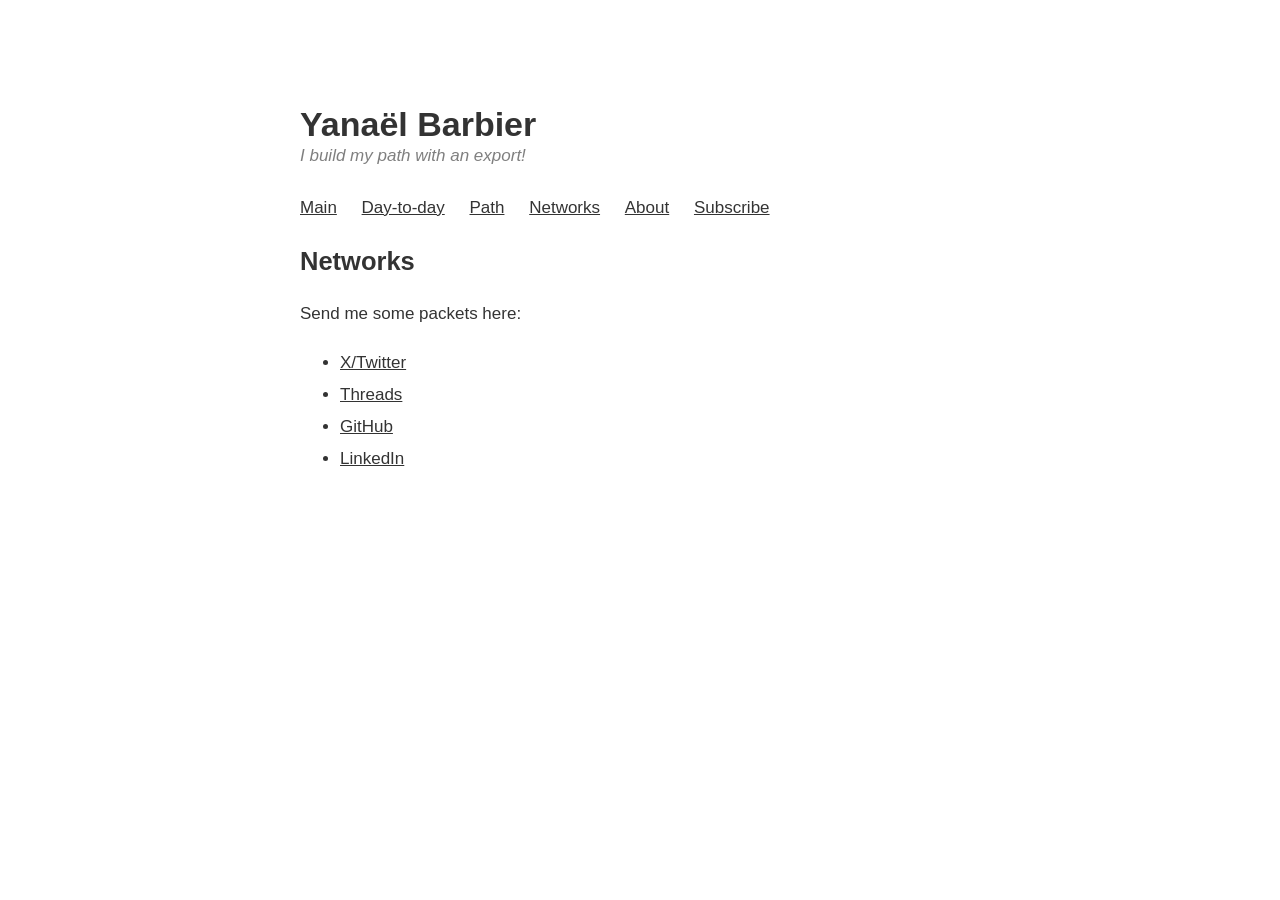
<file: networks/index.html>
<!doctype html><html><meta name=viewport content="width=device-width,initial-scale=1"><style>@media not all and (prefers-color-scheme:dark){.bg{color:#fe640b;background-color:#eff1f5}.chroma{color:#fe640b;background-color:#eff1f5}.chroma .x{}.chroma .err{color:#d20f39}.chroma .cl{}.chroma .lnlinks{outline:none;text-decoration:none;color:inherit}.chroma .lntd{vertical-align:top;padding:0;margin:0;border:0}.chroma .lntable{border-spacing:0;padding:0;margin:0;border:0}.chroma .hl{background-color:#ffc}.chroma .lnt{white-space:pre;-webkit-user-select:none;user-select:none;margin-right:.4em;padding:0 .4em;color:#feb185}.chroma .ln{white-space:pre;-webkit-user-select:none;user-select:none;margin-right:.4em;padding:0 .4em;color:#feb185}.chroma .line{display:flex}.chroma .k{color:#8839ef}.chroma .kc{color:#8839ef;font-style:italic}.chroma .kd{color:#8839ef}.chroma .kn{color:#8839ef}.chroma .kp{color:#8839ef;font-weight:700}.chroma .kr{color:#8839ef}.chroma .kt{color:#df8e1d}.chroma .n{color:#7287fd}.chroma .na{color:#df8e1d}.chroma .nb{font-style:italic}.chroma .bp{color:#7287fd}.chroma .nc{color:#df8e1d}.chroma .no{color:#df8e1d}.chroma .nd{color:#ea76cb}.chroma .ni{color:#ea76cb}.chroma .ne{color:#e64553}.chroma .nf{color:#04a5e5}.chroma .fm{color:#7287fd}.chroma .nl{color:#df8e1d}.chroma .nn{color:#df8e1d}.chroma .nx{}.chroma .py{color:#7287fd}.chroma .nt{color:#8839ef}.chroma .nv{}.chroma .vc{color:#7287fd}.chroma .vg{color:#7287fd}.chroma .vi{color:#7287fd}.chroma .vm{color:#7287fd}.chroma .l{}.chroma .ld{}.chroma .s{color:#40a02b}.chroma .sa{color:#40a02b}.chroma .sb{color:#40a02b}.chroma .sc{color:#40a02b}.chroma .dl{color:#40a02b}.chroma .sd{color:#40a02b}.chroma .s2{color:#40a02b}.chroma .se{color:#1e66f5}.chroma .sh{color:#40a02b}.chroma .si{color:#40a02b}.chroma .sx{color:#40a02b}.chroma .sr{color:#1e66f5}.chroma .s1{color:#40a02b}.chroma .ss{color:#40a02b}.chroma .m{}.chroma .mb{}.chroma .mf{}.chroma .mh{}.chroma .mi{}.chroma .il{}.chroma .mo{}.chroma .o{color:#04a5e5}.chroma .ow{color:#04a5e5;font-weight:700}.chroma .p{color:#4c4f69}.chroma .c{color:#acb0be;font-style:italic}.chroma .ch{color:#acb0be;font-style:italic}.chroma .cm{color:#acb0be;font-style:italic}.chroma .c1{color:#acb0be;font-style:italic}.chroma .cs{color:#acb0be;font-style:italic}.chroma .cp{color:#1e66f5;font-style:italic}.chroma .cpf{color:#1e66f5;font-style:italic}.chroma .g{}.chroma .gd{color:#e64553}.chroma .ge{font-style:italic}.chroma .gr{color:#e64553}.chroma .gh{color:#04a5e5;font-weight:700}.chroma .gi{color:#40a02b}.chroma .go{}.chroma .gp{color:#9ca0b0;font-weight:700}.chroma .gs{font-weight:700}.chroma .gu{color:#04a5e5;font-weight:700}.chroma .gt{color:#e64553}.chroma .gl{}.chroma .w{color:#ccd0da}}@media(prefers-color-scheme:dark){.bg{color:#d8dee9;background-color:#2e3440}.chroma{color:#d8dee9;background-color:#2e3440}.chroma .x{}.chroma .err{color:#bf616a}.chroma .cl{}.chroma .lnlinks{outline:none;text-decoration:none;color:inherit}.chroma .lntd{vertical-align:top;padding:0;margin:0;border:0}.chroma .lntable{border-spacing:0;padding:0;margin:0;border:0}.chroma .hl{background-color:#ffc}.chroma .lnt{white-space:pre;-webkit-user-select:none;user-select:none;margin-right:.4em;padding:0 .4em;color:#6c6f74}.chroma .ln{white-space:pre;-webkit-user-select:none;user-select:none;margin-right:.4em;padding:0 .4em;color:#6c6f74}.chroma .line{display:flex}.chroma .k{color:#81a1c1;font-weight:700}.chroma .kc{color:#81a1c1;font-weight:700}.chroma .kd{color:#81a1c1;font-weight:700}.chroma .kn{color:#81a1c1;font-weight:700}.chroma .kp{color:#81a1c1}.chroma .kr{color:#81a1c1;font-weight:700}.chroma .kt{color:#81a1c1}.chroma .n{}.chroma .na{color:#8fbcbb}.chroma .nb{color:#81a1c1}.chroma .bp{}.chroma .nc{color:#8fbcbb}.chroma .no{color:#8fbcbb}.chroma .nd{color:#d08770}.chroma .ni{color:#d08770}.chroma .ne{color:#bf616a}.chroma .nf{color:#88c0d0}.chroma .fm{}.chroma .nl{color:#8fbcbb}.chroma .nn{color:#8fbcbb}.chroma .nx{}.chroma .py{color:#8fbcbb}.chroma .nt{color:#81a1c1}.chroma .nv{}.chroma .vc{}.chroma .vg{}.chroma .vi{}.chroma .vm{}.chroma .l{}.chroma .ld{}.chroma .s{color:#a3be8c}.chroma .sa{color:#a3be8c}.chroma .sb{color:#a3be8c}.chroma .sc{color:#a3be8c}.chroma .dl{color:#a3be8c}.chroma .sd{color:#616e87}.chroma .s2{color:#a3be8c}.chroma .se{color:#ebcb8b}.chroma .sh{color:#a3be8c}.chroma .si{color:#a3be8c}.chroma .sx{color:#a3be8c}.chroma .sr{color:#ebcb8b}.chroma .s1{color:#a3be8c}.chroma .ss{color:#a3be8c}.chroma .m{color:#b48ead}.chroma .mb{color:#b48ead}.chroma .mf{color:#b48ead}.chroma .mh{color:#b48ead}.chroma .mi{color:#b48ead}.chroma .il{color:#b48ead}.chroma .mo{color:#b48ead}.chroma .o{color:#81a1c1}.chroma .ow{color:#81a1c1;font-weight:700}.chroma .p{color:#eceff4}.chroma .c{color:#616e87;font-style:italic}.chroma .ch{color:#616e87;font-style:italic}.chroma .cm{color:#616e87;font-style:italic}.chroma .c1{color:#616e87;font-style:italic}.chroma .cs{color:#616e87;font-style:italic}.chroma .cp{color:#5e81ac;font-style:italic}.chroma .cpf{color:#5e81ac;font-style:italic}.chroma .g{}.chroma .gd{color:#bf616a}.chroma .ge{font-style:italic}.chroma .gr{color:#bf616a}.chroma .gh{color:#88c0d0;font-weight:700}.chroma .gi{color:#a3be8c}.chroma .go{}.chroma .gp{color:#4c566a;font-weight:700}.chroma .gs{font-weight:700}.chroma .gu{color:#88c0d0;font-weight:700}.chroma .gt{color:#bf616a}.chroma .gl{}.chroma .w{}}html{overflow-y:scroll}body{margin-top:0;margin-bottom:0;margin-left:auto;margin-right:auto;max-width:680px;font-size:17px;line-height:32px;padding:5em 2em 2em;font-family:-apple-system,BlinkMacSystemFont,helvetica neue,Helvetica,Arial,sans-serif}body{color:rgb(0,0,0,.8);background-color:#fff}.meta-day-to-day{color:rgba(0,0,0,.5)}.meta-date{color:rgba(0,0,0,.5)}.subtitle{color:rgba(0,0,0,.5)}a{color:inherit;text-decoration:none;outline:none}a:active{outline:none}a:hover{text-decoration:underline;outline:none}article a{text-decoration:underline}article a:hover{color:rgba(0,0,0,.5);text-decoration:underline}nav a{text-decoration:underline}nav a:hover{color:rgba(0,0,0,.5)}.meta-day-to-day{font-size:15px;font-style:italic}.meta-date{font-size:15px;font-style:italic}.previous-title{margin-bottom:0}.previous-title a{text-decoration:none}.read-more{font-weight:700;font-style:italic}nav span{margin-right:20px}.title{margin-bottom:0}.subtitle{display:block;margin-top:0;margin-bottom:20px;font-style:italic}@media screen and (prefers-color-scheme:dark){body{color:rgba(255,255,255,.7);background-color:#0e2439}.meta-day-to-day{color:rgba(255,255,255,.5)}.meta-date{color:rgba(255,255,255,.5)}.subtitle{color:rgba(255,255,255,.5)}article a:hover{color:rgba(255,255,255,.5)}nav a:hover{color:rgba(255,255,255,.5)}}pre,pre code{-webkit-text-size-adjust:100%;text-size-adjust:100%}pre{overflow:auto;font-family:sfmono-regular,Consolas,liberation mono,Menlo,monospace;font-size:14px;line-height:1.6;padding:20px;tab-size:4}pre code{font:inherit}.highlight{--code-bg:#eff1f5;--code-border:#ccd0da;--code-text:#4c4f69;--code-muted:#6c6f85;--code-name:#1e66f5;position:relative;margin:24px 0;border:1px solid var(--code-border);border-radius:8px;background:var(--code-bg);color:var(--code-text);overflow:hidden}.highlight pre{margin:0;color:inherit;background:0 0}.highlight:has(.code-toolbar) pre{padding-top:24px}.code-toolbar{position:absolute;top:2px;right:12px;display:flex;align-items:center;gap:8px;color:var(--code-muted);font-size:10px;line-height:1.5}.code-language{letter-spacing:.04em}.code-copy{font:inherit;color:inherit;background:0 0;border:1px solid transparent;border-radius:4px;padding:2px 6px;cursor:pointer}.code-copy:hover,.code-copy:focus-visible{color:var(--code-text);border-color:var(--code-border)}.code-copy:focus-visible{outline:2px solid var(--code-name);outline-offset:2px}.code-copy-status{position:absolute;width:1px;height:1px;padding:0;margin:-1px;overflow:hidden;clip-path:inset(50%);white-space:nowrap}@media(prefers-color-scheme:dark){.highlight{--code-bg:#2e3440;--code-border:#434c5e;--code-text:#d8dee9;--code-muted:#a0b3c6;--code-name:#80d4ed}}@media(max-width:768px){.highlight pre{padding:16px}}img{width:calc(100% + 12em);margin-left:-6em;margin-right:-6em}@media screen and (max-width:768px){img{width:100vw;margin-left:calc(-50vw + 50%);margin-right:calc(-50vw + 50%)}}</style><script src=/js/code-blocks.min.7286d5c71050bc5d2af111178aa888ce7792285cd1d802fe6c5d8c03839bf7bc.js defer></script><body><div><h1 class=title><a href=https://yanael.io/>Yanaël Barbier</a></h1><span class=subtitle>I build my path with an export!</span><nav><span><a href=/>Main</a>
</span><span><a href=/days/>Day-to-day</a>
</span><span><a href=/path/>Path</a>
</span><span><a href=/networks/>Networks</a>
</span><span><a href=/about/>About</a>
</span><span><a href=/subscribe/>Subscribe</a></span></nav></div><main><article><header><h2>Networks</h2></header><p>Send me some packets here:</p><ul><li><a href=https://twitter.com/YanaelBarbier>X/Twitter</a></li><li><a href=https://www.threads.net/@yanaelbarbier>Threads</a></li><li><a href=https://github.com/st3w4r>GitHub</a></li><li><a href="https://www.linkedin.com/in/yanaelbarbier/?locale=en_US">LinkedIn</a></li></ul></article></main></body></html>
</file>
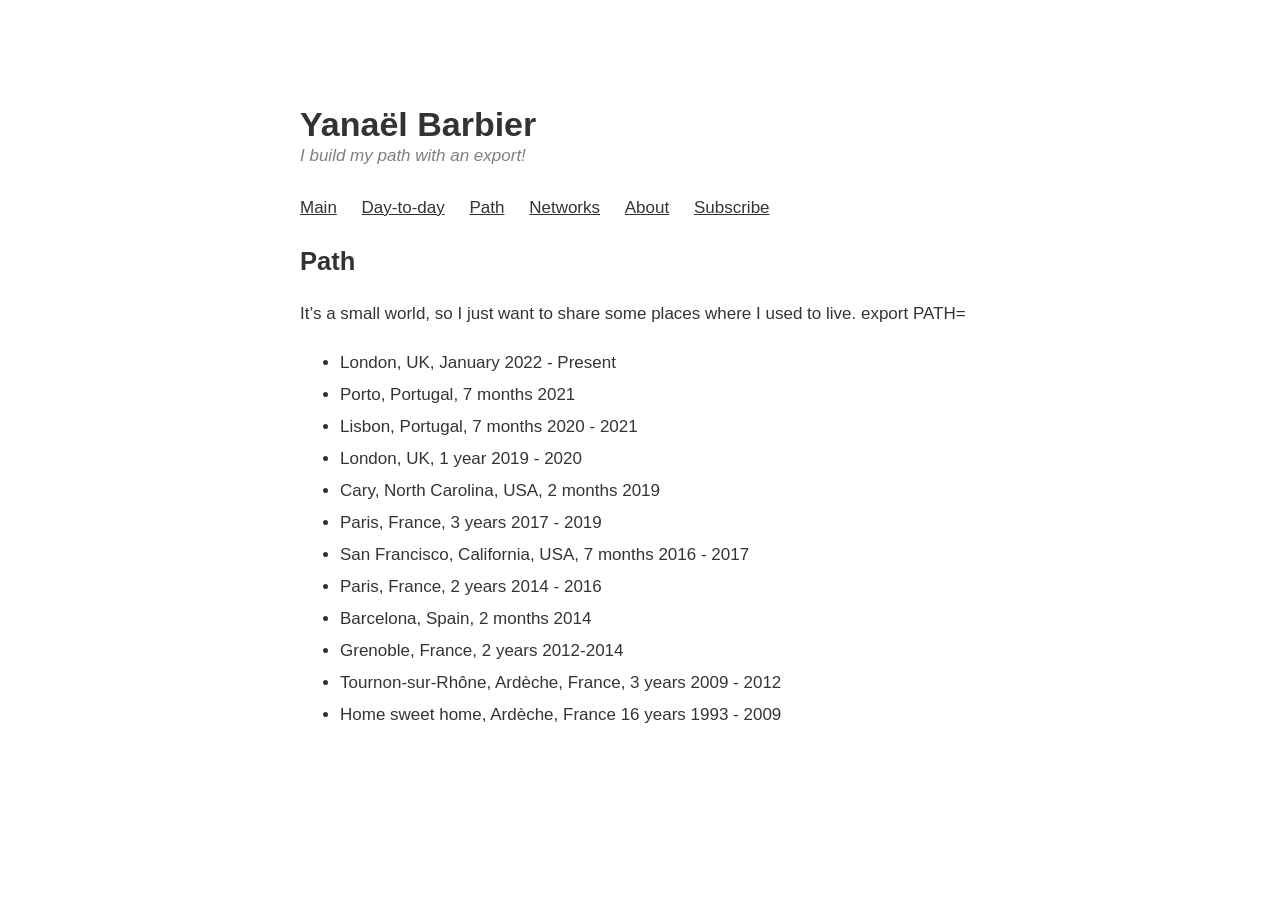
<file: path/index.html>
<!doctype html><html><meta name=viewport content="width=device-width,initial-scale=1"><style>@media not all and (prefers-color-scheme:dark){.bg{color:#fe640b;background-color:#eff1f5}.chroma{color:#fe640b;background-color:#eff1f5}.chroma .x{}.chroma .err{color:#d20f39}.chroma .cl{}.chroma .lnlinks{outline:none;text-decoration:none;color:inherit}.chroma .lntd{vertical-align:top;padding:0;margin:0;border:0}.chroma .lntable{border-spacing:0;padding:0;margin:0;border:0}.chroma .hl{background-color:#ffc}.chroma .lnt{white-space:pre;-webkit-user-select:none;user-select:none;margin-right:.4em;padding:0 .4em;color:#feb185}.chroma .ln{white-space:pre;-webkit-user-select:none;user-select:none;margin-right:.4em;padding:0 .4em;color:#feb185}.chroma .line{display:flex}.chroma .k{color:#8839ef}.chroma .kc{color:#8839ef;font-style:italic}.chroma .kd{color:#8839ef}.chroma .kn{color:#8839ef}.chroma .kp{color:#8839ef;font-weight:700}.chroma .kr{color:#8839ef}.chroma .kt{color:#df8e1d}.chroma .n{color:#7287fd}.chroma .na{color:#df8e1d}.chroma .nb{font-style:italic}.chroma .bp{color:#7287fd}.chroma .nc{color:#df8e1d}.chroma .no{color:#df8e1d}.chroma .nd{color:#ea76cb}.chroma .ni{color:#ea76cb}.chroma .ne{color:#e64553}.chroma .nf{color:#04a5e5}.chroma .fm{color:#7287fd}.chroma .nl{color:#df8e1d}.chroma .nn{color:#df8e1d}.chroma .nx{}.chroma .py{color:#7287fd}.chroma .nt{color:#8839ef}.chroma .nv{}.chroma .vc{color:#7287fd}.chroma .vg{color:#7287fd}.chroma .vi{color:#7287fd}.chroma .vm{color:#7287fd}.chroma .l{}.chroma .ld{}.chroma .s{color:#40a02b}.chroma .sa{color:#40a02b}.chroma .sb{color:#40a02b}.chroma .sc{color:#40a02b}.chroma .dl{color:#40a02b}.chroma .sd{color:#40a02b}.chroma .s2{color:#40a02b}.chroma .se{color:#1e66f5}.chroma .sh{color:#40a02b}.chroma .si{color:#40a02b}.chroma .sx{color:#40a02b}.chroma .sr{color:#1e66f5}.chroma .s1{color:#40a02b}.chroma .ss{color:#40a02b}.chroma .m{}.chroma .mb{}.chroma .mf{}.chroma .mh{}.chroma .mi{}.chroma .il{}.chroma .mo{}.chroma .o{color:#04a5e5}.chroma .ow{color:#04a5e5;font-weight:700}.chroma .p{color:#4c4f69}.chroma .c{color:#acb0be;font-style:italic}.chroma .ch{color:#acb0be;font-style:italic}.chroma .cm{color:#acb0be;font-style:italic}.chroma .c1{color:#acb0be;font-style:italic}.chroma .cs{color:#acb0be;font-style:italic}.chroma .cp{color:#1e66f5;font-style:italic}.chroma .cpf{color:#1e66f5;font-style:italic}.chroma .g{}.chroma .gd{color:#e64553}.chroma .ge{font-style:italic}.chroma .gr{color:#e64553}.chroma .gh{color:#04a5e5;font-weight:700}.chroma .gi{color:#40a02b}.chroma .go{}.chroma .gp{color:#9ca0b0;font-weight:700}.chroma .gs{font-weight:700}.chroma .gu{color:#04a5e5;font-weight:700}.chroma .gt{color:#e64553}.chroma .gl{}.chroma .w{color:#ccd0da}}@media(prefers-color-scheme:dark){.bg{color:#d8dee9;background-color:#2e3440}.chroma{color:#d8dee9;background-color:#2e3440}.chroma .x{}.chroma .err{color:#bf616a}.chroma .cl{}.chroma .lnlinks{outline:none;text-decoration:none;color:inherit}.chroma .lntd{vertical-align:top;padding:0;margin:0;border:0}.chroma .lntable{border-spacing:0;padding:0;margin:0;border:0}.chroma .hl{background-color:#ffc}.chroma .lnt{white-space:pre;-webkit-user-select:none;user-select:none;margin-right:.4em;padding:0 .4em;color:#6c6f74}.chroma .ln{white-space:pre;-webkit-user-select:none;user-select:none;margin-right:.4em;padding:0 .4em;color:#6c6f74}.chroma .line{display:flex}.chroma .k{color:#81a1c1;font-weight:700}.chroma .kc{color:#81a1c1;font-weight:700}.chroma .kd{color:#81a1c1;font-weight:700}.chroma .kn{color:#81a1c1;font-weight:700}.chroma .kp{color:#81a1c1}.chroma .kr{color:#81a1c1;font-weight:700}.chroma .kt{color:#81a1c1}.chroma .n{}.chroma .na{color:#8fbcbb}.chroma .nb{color:#81a1c1}.chroma .bp{}.chroma .nc{color:#8fbcbb}.chroma .no{color:#8fbcbb}.chroma .nd{color:#d08770}.chroma .ni{color:#d08770}.chroma .ne{color:#bf616a}.chroma .nf{color:#88c0d0}.chroma .fm{}.chroma .nl{color:#8fbcbb}.chroma .nn{color:#8fbcbb}.chroma .nx{}.chroma .py{color:#8fbcbb}.chroma .nt{color:#81a1c1}.chroma .nv{}.chroma .vc{}.chroma .vg{}.chroma .vi{}.chroma .vm{}.chroma .l{}.chroma .ld{}.chroma .s{color:#a3be8c}.chroma .sa{color:#a3be8c}.chroma .sb{color:#a3be8c}.chroma .sc{color:#a3be8c}.chroma .dl{color:#a3be8c}.chroma .sd{color:#616e87}.chroma .s2{color:#a3be8c}.chroma .se{color:#ebcb8b}.chroma .sh{color:#a3be8c}.chroma .si{color:#a3be8c}.chroma .sx{color:#a3be8c}.chroma .sr{color:#ebcb8b}.chroma .s1{color:#a3be8c}.chroma .ss{color:#a3be8c}.chroma .m{color:#b48ead}.chroma .mb{color:#b48ead}.chroma .mf{color:#b48ead}.chroma .mh{color:#b48ead}.chroma .mi{color:#b48ead}.chroma .il{color:#b48ead}.chroma .mo{color:#b48ead}.chroma .o{color:#81a1c1}.chroma .ow{color:#81a1c1;font-weight:700}.chroma .p{color:#eceff4}.chroma .c{color:#616e87;font-style:italic}.chroma .ch{color:#616e87;font-style:italic}.chroma .cm{color:#616e87;font-style:italic}.chroma .c1{color:#616e87;font-style:italic}.chroma .cs{color:#616e87;font-style:italic}.chroma .cp{color:#5e81ac;font-style:italic}.chroma .cpf{color:#5e81ac;font-style:italic}.chroma .g{}.chroma .gd{color:#bf616a}.chroma .ge{font-style:italic}.chroma .gr{color:#bf616a}.chroma .gh{color:#88c0d0;font-weight:700}.chroma .gi{color:#a3be8c}.chroma .go{}.chroma .gp{color:#4c566a;font-weight:700}.chroma .gs{font-weight:700}.chroma .gu{color:#88c0d0;font-weight:700}.chroma .gt{color:#bf616a}.chroma .gl{}.chroma .w{}}html{overflow-y:scroll}body{margin-top:0;margin-bottom:0;margin-left:auto;margin-right:auto;max-width:680px;font-size:17px;line-height:32px;padding:5em 2em 2em;font-family:-apple-system,BlinkMacSystemFont,helvetica neue,Helvetica,Arial,sans-serif}body{color:rgb(0,0,0,.8);background-color:#fff}.meta-day-to-day{color:rgba(0,0,0,.5)}.meta-date{color:rgba(0,0,0,.5)}.subtitle{color:rgba(0,0,0,.5)}a{color:inherit;text-decoration:none;outline:none}a:active{outline:none}a:hover{text-decoration:underline;outline:none}article a{text-decoration:underline}article a:hover{color:rgba(0,0,0,.5);text-decoration:underline}nav a{text-decoration:underline}nav a:hover{color:rgba(0,0,0,.5)}.meta-day-to-day{font-size:15px;font-style:italic}.meta-date{font-size:15px;font-style:italic}.previous-title{margin-bottom:0}.previous-title a{text-decoration:none}.read-more{font-weight:700;font-style:italic}nav span{margin-right:20px}.title{margin-bottom:0}.subtitle{display:block;margin-top:0;margin-bottom:20px;font-style:italic}@media screen and (prefers-color-scheme:dark){body{color:rgba(255,255,255,.7);background-color:#0e2439}.meta-day-to-day{color:rgba(255,255,255,.5)}.meta-date{color:rgba(255,255,255,.5)}.subtitle{color:rgba(255,255,255,.5)}article a:hover{color:rgba(255,255,255,.5)}nav a:hover{color:rgba(255,255,255,.5)}}pre,pre code{-webkit-text-size-adjust:100%;text-size-adjust:100%}pre{overflow:auto;font-family:sfmono-regular,Consolas,liberation mono,Menlo,monospace;font-size:14px;line-height:1.6;padding:20px;tab-size:4}pre code{font:inherit}.highlight{--code-bg:#eff1f5;--code-border:#ccd0da;--code-text:#4c4f69;--code-muted:#6c6f85;--code-name:#1e66f5;position:relative;margin:24px 0;border:1px solid var(--code-border);border-radius:8px;background:var(--code-bg);color:var(--code-text);overflow:hidden}.highlight pre{margin:0;color:inherit;background:0 0}.highlight:has(.code-toolbar) pre{padding-top:24px}.code-toolbar{position:absolute;top:2px;right:12px;display:flex;align-items:center;gap:8px;color:var(--code-muted);font-size:10px;line-height:1.5}.code-language{letter-spacing:.04em}.code-copy{font:inherit;color:inherit;background:0 0;border:1px solid transparent;border-radius:4px;padding:2px 6px;cursor:pointer}.code-copy:hover,.code-copy:focus-visible{color:var(--code-text);border-color:var(--code-border)}.code-copy:focus-visible{outline:2px solid var(--code-name);outline-offset:2px}.code-copy-status{position:absolute;width:1px;height:1px;padding:0;margin:-1px;overflow:hidden;clip-path:inset(50%);white-space:nowrap}@media(prefers-color-scheme:dark){.highlight{--code-bg:#2e3440;--code-border:#434c5e;--code-text:#d8dee9;--code-muted:#a0b3c6;--code-name:#80d4ed}}@media(max-width:768px){.highlight pre{padding:16px}}img{width:calc(100% + 12em);margin-left:-6em;margin-right:-6em}@media screen and (max-width:768px){img{width:100vw;margin-left:calc(-50vw + 50%);margin-right:calc(-50vw + 50%)}}</style><script src=/js/code-blocks.min.7286d5c71050bc5d2af111178aa888ce7792285cd1d802fe6c5d8c03839bf7bc.js defer></script><body><div><h1 class=title><a href=https://yanael.io/>Yanaël Barbier</a></h1><span class=subtitle>I build my path with an export!</span><nav><span><a href=/>Main</a>
</span><span><a href=/days/>Day-to-day</a>
</span><span><a href=/path/>Path</a>
</span><span><a href=/networks/>Networks</a>
</span><span><a href=/about/>About</a>
</span><span><a href=/subscribe/>Subscribe</a></span></nav></div><main><article><header><h2>Path</h2></header><p>It’s a small world, so I just want to share some places where I used to live.
export PATH=</p><ul><li>London, UK, January 2022 - Present</li><li>Porto, Portugal, 7 months 2021</li><li>Lisbon, Portugal, 7 months 2020 - 2021</li><li>London, UK, 1 year 2019 - 2020</li><li>Cary, North Carolina, USA, 2 months 2019</li><li>Paris, France, 3 years 2017 - 2019</li><li>San Francisco, California, USA, 7 months 2016 - 2017</li><li>Paris, France, 2 years 2014 - 2016</li><li>Barcelona, Spain, 2 months 2014</li><li>Grenoble, France, 2 years 2012-2014</li><li>Tournon-sur-Rhône, Ardèche, France, 3 years 2009 - 2012</li><li>Home sweet home, Ardèche, France 16 years 1993 - 2009</li></ul></article></main></body></html>
</file>
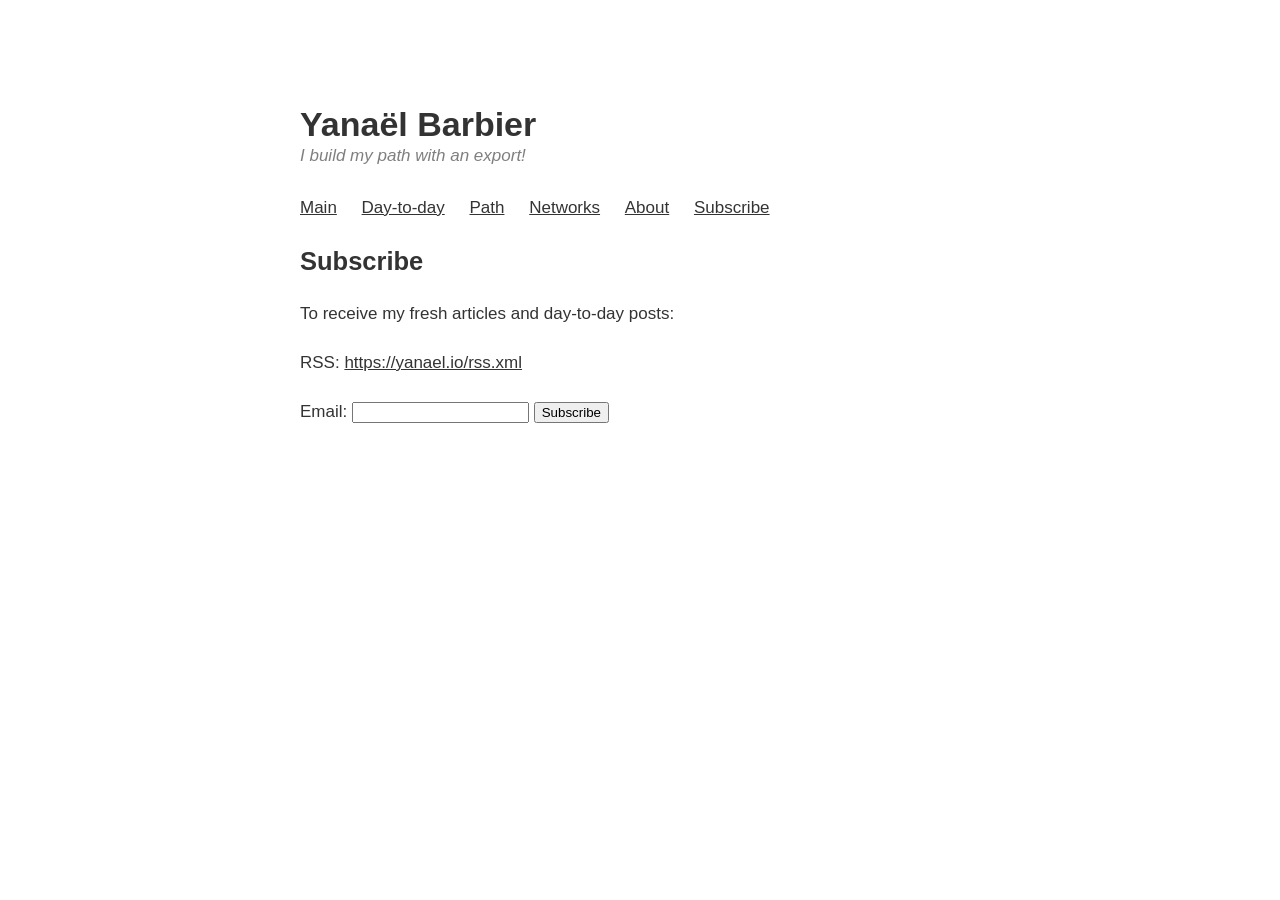
<file: subscribe/index.html>
<!doctype html><html><meta name=viewport content="width=device-width,initial-scale=1"><style>@media not all and (prefers-color-scheme:dark){.bg{color:#fe640b;background-color:#eff1f5}.chroma{color:#fe640b;background-color:#eff1f5}.chroma .x{}.chroma .err{color:#d20f39}.chroma .cl{}.chroma .lnlinks{outline:none;text-decoration:none;color:inherit}.chroma .lntd{vertical-align:top;padding:0;margin:0;border:0}.chroma .lntable{border-spacing:0;padding:0;margin:0;border:0}.chroma .hl{background-color:#ffc}.chroma .lnt{white-space:pre;-webkit-user-select:none;user-select:none;margin-right:.4em;padding:0 .4em;color:#feb185}.chroma .ln{white-space:pre;-webkit-user-select:none;user-select:none;margin-right:.4em;padding:0 .4em;color:#feb185}.chroma .line{display:flex}.chroma .k{color:#8839ef}.chroma .kc{color:#8839ef;font-style:italic}.chroma .kd{color:#8839ef}.chroma .kn{color:#8839ef}.chroma .kp{color:#8839ef;font-weight:700}.chroma .kr{color:#8839ef}.chroma .kt{color:#df8e1d}.chroma .n{color:#7287fd}.chroma .na{color:#df8e1d}.chroma .nb{font-style:italic}.chroma .bp{color:#7287fd}.chroma .nc{color:#df8e1d}.chroma .no{color:#df8e1d}.chroma .nd{color:#ea76cb}.chroma .ni{color:#ea76cb}.chroma .ne{color:#e64553}.chroma .nf{color:#04a5e5}.chroma .fm{color:#7287fd}.chroma .nl{color:#df8e1d}.chroma .nn{color:#df8e1d}.chroma .nx{}.chroma .py{color:#7287fd}.chroma .nt{color:#8839ef}.chroma .nv{}.chroma .vc{color:#7287fd}.chroma .vg{color:#7287fd}.chroma .vi{color:#7287fd}.chroma .vm{color:#7287fd}.chroma .l{}.chroma .ld{}.chroma .s{color:#40a02b}.chroma .sa{color:#40a02b}.chroma .sb{color:#40a02b}.chroma .sc{color:#40a02b}.chroma .dl{color:#40a02b}.chroma .sd{color:#40a02b}.chroma .s2{color:#40a02b}.chroma .se{color:#1e66f5}.chroma .sh{color:#40a02b}.chroma .si{color:#40a02b}.chroma .sx{color:#40a02b}.chroma .sr{color:#1e66f5}.chroma .s1{color:#40a02b}.chroma .ss{color:#40a02b}.chroma .m{}.chroma .mb{}.chroma .mf{}.chroma .mh{}.chroma .mi{}.chroma .il{}.chroma .mo{}.chroma .o{color:#04a5e5}.chroma .ow{color:#04a5e5;font-weight:700}.chroma .p{color:#4c4f69}.chroma .c{color:#acb0be;font-style:italic}.chroma .ch{color:#acb0be;font-style:italic}.chroma .cm{color:#acb0be;font-style:italic}.chroma .c1{color:#acb0be;font-style:italic}.chroma .cs{color:#acb0be;font-style:italic}.chroma .cp{color:#1e66f5;font-style:italic}.chroma .cpf{color:#1e66f5;font-style:italic}.chroma .g{}.chroma .gd{color:#e64553}.chroma .ge{font-style:italic}.chroma .gr{color:#e64553}.chroma .gh{color:#04a5e5;font-weight:700}.chroma .gi{color:#40a02b}.chroma .go{}.chroma .gp{color:#9ca0b0;font-weight:700}.chroma .gs{font-weight:700}.chroma .gu{color:#04a5e5;font-weight:700}.chroma .gt{color:#e64553}.chroma .gl{}.chroma .w{color:#ccd0da}}@media(prefers-color-scheme:dark){.bg{color:#d8dee9;background-color:#2e3440}.chroma{color:#d8dee9;background-color:#2e3440}.chroma .x{}.chroma .err{color:#bf616a}.chroma .cl{}.chroma .lnlinks{outline:none;text-decoration:none;color:inherit}.chroma .lntd{vertical-align:top;padding:0;margin:0;border:0}.chroma .lntable{border-spacing:0;padding:0;margin:0;border:0}.chroma .hl{background-color:#ffc}.chroma .lnt{white-space:pre;-webkit-user-select:none;user-select:none;margin-right:.4em;padding:0 .4em;color:#6c6f74}.chroma .ln{white-space:pre;-webkit-user-select:none;user-select:none;margin-right:.4em;padding:0 .4em;color:#6c6f74}.chroma .line{display:flex}.chroma .k{color:#81a1c1;font-weight:700}.chroma .kc{color:#81a1c1;font-weight:700}.chroma .kd{color:#81a1c1;font-weight:700}.chroma .kn{color:#81a1c1;font-weight:700}.chroma .kp{color:#81a1c1}.chroma .kr{color:#81a1c1;font-weight:700}.chroma .kt{color:#81a1c1}.chroma .n{}.chroma .na{color:#8fbcbb}.chroma .nb{color:#81a1c1}.chroma .bp{}.chroma .nc{color:#8fbcbb}.chroma .no{color:#8fbcbb}.chroma .nd{color:#d08770}.chroma .ni{color:#d08770}.chroma .ne{color:#bf616a}.chroma .nf{color:#88c0d0}.chroma .fm{}.chroma .nl{color:#8fbcbb}.chroma .nn{color:#8fbcbb}.chroma .nx{}.chroma .py{color:#8fbcbb}.chroma .nt{color:#81a1c1}.chroma .nv{}.chroma .vc{}.chroma .vg{}.chroma .vi{}.chroma .vm{}.chroma .l{}.chroma .ld{}.chroma .s{color:#a3be8c}.chroma .sa{color:#a3be8c}.chroma .sb{color:#a3be8c}.chroma .sc{color:#a3be8c}.chroma .dl{color:#a3be8c}.chroma .sd{color:#616e87}.chroma .s2{color:#a3be8c}.chroma .se{color:#ebcb8b}.chroma .sh{color:#a3be8c}.chroma .si{color:#a3be8c}.chroma .sx{color:#a3be8c}.chroma .sr{color:#ebcb8b}.chroma .s1{color:#a3be8c}.chroma .ss{color:#a3be8c}.chroma .m{color:#b48ead}.chroma .mb{color:#b48ead}.chroma .mf{color:#b48ead}.chroma .mh{color:#b48ead}.chroma .mi{color:#b48ead}.chroma .il{color:#b48ead}.chroma .mo{color:#b48ead}.chroma .o{color:#81a1c1}.chroma .ow{color:#81a1c1;font-weight:700}.chroma .p{color:#eceff4}.chroma .c{color:#616e87;font-style:italic}.chroma .ch{color:#616e87;font-style:italic}.chroma .cm{color:#616e87;font-style:italic}.chroma .c1{color:#616e87;font-style:italic}.chroma .cs{color:#616e87;font-style:italic}.chroma .cp{color:#5e81ac;font-style:italic}.chroma .cpf{color:#5e81ac;font-style:italic}.chroma .g{}.chroma .gd{color:#bf616a}.chroma .ge{font-style:italic}.chroma .gr{color:#bf616a}.chroma .gh{color:#88c0d0;font-weight:700}.chroma .gi{color:#a3be8c}.chroma .go{}.chroma .gp{color:#4c566a;font-weight:700}.chroma .gs{font-weight:700}.chroma .gu{color:#88c0d0;font-weight:700}.chroma .gt{color:#bf616a}.chroma .gl{}.chroma .w{}}html{overflow-y:scroll}body{margin-top:0;margin-bottom:0;margin-left:auto;margin-right:auto;max-width:680px;font-size:17px;line-height:32px;padding:5em 2em 2em;font-family:-apple-system,BlinkMacSystemFont,helvetica neue,Helvetica,Arial,sans-serif}body{color:rgb(0,0,0,.8);background-color:#fff}.meta-day-to-day{color:rgba(0,0,0,.5)}.meta-date{color:rgba(0,0,0,.5)}.subtitle{color:rgba(0,0,0,.5)}a{color:inherit;text-decoration:none;outline:none}a:active{outline:none}a:hover{text-decoration:underline;outline:none}article a{text-decoration:underline}article a:hover{color:rgba(0,0,0,.5);text-decoration:underline}nav a{text-decoration:underline}nav a:hover{color:rgba(0,0,0,.5)}.meta-day-to-day{font-size:15px;font-style:italic}.meta-date{font-size:15px;font-style:italic}.previous-title{margin-bottom:0}.previous-title a{text-decoration:none}.read-more{font-weight:700;font-style:italic}nav span{margin-right:20px}.title{margin-bottom:0}.subtitle{display:block;margin-top:0;margin-bottom:20px;font-style:italic}@media screen and (prefers-color-scheme:dark){body{color:rgba(255,255,255,.7);background-color:#0e2439}.meta-day-to-day{color:rgba(255,255,255,.5)}.meta-date{color:rgba(255,255,255,.5)}.subtitle{color:rgba(255,255,255,.5)}article a:hover{color:rgba(255,255,255,.5)}nav a:hover{color:rgba(255,255,255,.5)}}pre,pre code{-webkit-text-size-adjust:100%;text-size-adjust:100%}pre{overflow:auto;font-family:sfmono-regular,Consolas,liberation mono,Menlo,monospace;font-size:14px;line-height:1.6;padding:20px;tab-size:4}pre code{font:inherit}.highlight{--code-bg:#eff1f5;--code-border:#ccd0da;--code-text:#4c4f69;--code-muted:#6c6f85;--code-name:#1e66f5;position:relative;margin:24px 0;border:1px solid var(--code-border);border-radius:8px;background:var(--code-bg);color:var(--code-text);overflow:hidden}.highlight pre{margin:0;color:inherit;background:0 0}.highlight:has(.code-toolbar) pre{padding-top:24px}.code-toolbar{position:absolute;top:2px;right:12px;display:flex;align-items:center;gap:8px;color:var(--code-muted);font-size:10px;line-height:1.5}.code-language{letter-spacing:.04em}.code-copy{font:inherit;color:inherit;background:0 0;border:1px solid transparent;border-radius:4px;padding:2px 6px;cursor:pointer}.code-copy:hover,.code-copy:focus-visible{color:var(--code-text);border-color:var(--code-border)}.code-copy:focus-visible{outline:2px solid var(--code-name);outline-offset:2px}.code-copy-status{position:absolute;width:1px;height:1px;padding:0;margin:-1px;overflow:hidden;clip-path:inset(50%);white-space:nowrap}@media(prefers-color-scheme:dark){.highlight{--code-bg:#2e3440;--code-border:#434c5e;--code-text:#d8dee9;--code-muted:#a0b3c6;--code-name:#80d4ed}}@media(max-width:768px){.highlight pre{padding:16px}}img{width:calc(100% + 12em);margin-left:-6em;margin-right:-6em}@media screen and (max-width:768px){img{width:100vw;margin-left:calc(-50vw + 50%);margin-right:calc(-50vw + 50%)}}</style><script src=/js/code-blocks.min.7286d5c71050bc5d2af111178aa888ce7792285cd1d802fe6c5d8c03839bf7bc.js defer></script><body><div><h1 class=title><a href=https://yanael.io/>Yanaël Barbier</a></h1><span class=subtitle>I build my path with an export!</span><nav><span><a href=/>Main</a>
</span><span><a href=/days/>Day-to-day</a>
</span><span><a href=/path/>Path</a>
</span><span><a href=/networks/>Networks</a>
</span><span><a href=/about/>About</a>
</span><span><a href=/subscribe/>Subscribe</a></span></nav></div><main><article><header><h2>Subscribe</h2></header><p>To receive my fresh articles and day-to-day posts:</p><p>RSS: <a href=https://yanael.io/rss.xml>https://yanael.io/rss.xml</a></p><p><form id=form-subscribe action=https://formspree.io/f/mleopdlv method=POST><label>Email:</label>
<input type=email name=email>
<button id=form-subscribe-button>Subscribe</button><p id=form-subscribe-status></p></form><script>window.addEventListener("DOMContentLoaded",function(){var e=document.getElementById("form-subscribe"),n=document.getElementById("form-subscribe-button"),t=document.getElementById("form-subscribe-status");function s(){e.reset(),n.style="display: none ",t.innerHTML="Thanks!"}function o(){t.innerHTML="Oops! There was a problem."}e.addEventListener("submit",function(t){t.preventDefault();var n=new FormData(e);ajax(e.method,e.action,n,s,o)})});function ajax(e,t,n,s,o){var i=new XMLHttpRequest;i.open(e,t),i.setRequestHeader("Accept","application/json"),i.onreadystatechange=function(){if(i.readyState!==XMLHttpRequest.DONE)return;i.status===200?s(i.response,i.responseType):o(i.status,i.response,i.responseType)},i.send(n)}</script></p></article></main></body></html>
</file>
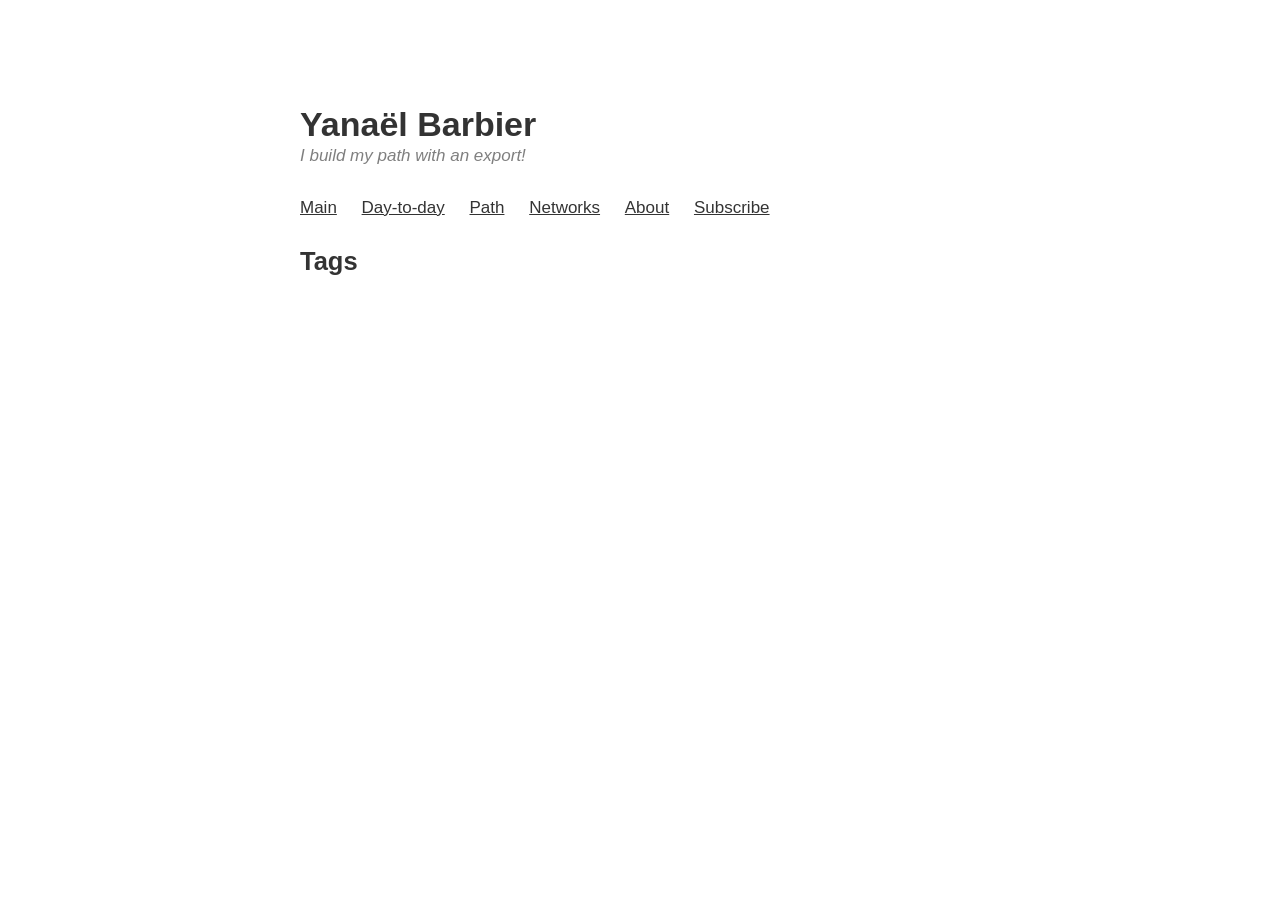
<file: tags/index.html>
<!doctype html><html><meta name=viewport content="width=device-width,initial-scale=1"><style>@media not all and (prefers-color-scheme:dark){.bg{color:#fe640b;background-color:#eff1f5}.chroma{color:#fe640b;background-color:#eff1f5}.chroma .x{}.chroma .err{color:#d20f39}.chroma .cl{}.chroma .lnlinks{outline:none;text-decoration:none;color:inherit}.chroma .lntd{vertical-align:top;padding:0;margin:0;border:0}.chroma .lntable{border-spacing:0;padding:0;margin:0;border:0}.chroma .hl{background-color:#ffc}.chroma .lnt{white-space:pre;-webkit-user-select:none;user-select:none;margin-right:.4em;padding:0 .4em;color:#feb185}.chroma .ln{white-space:pre;-webkit-user-select:none;user-select:none;margin-right:.4em;padding:0 .4em;color:#feb185}.chroma .line{display:flex}.chroma .k{color:#8839ef}.chroma .kc{color:#8839ef;font-style:italic}.chroma .kd{color:#8839ef}.chroma .kn{color:#8839ef}.chroma .kp{color:#8839ef;font-weight:700}.chroma .kr{color:#8839ef}.chroma .kt{color:#df8e1d}.chroma .n{color:#7287fd}.chroma .na{color:#df8e1d}.chroma .nb{font-style:italic}.chroma .bp{color:#7287fd}.chroma .nc{color:#df8e1d}.chroma .no{color:#df8e1d}.chroma .nd{color:#ea76cb}.chroma .ni{color:#ea76cb}.chroma .ne{color:#e64553}.chroma .nf{color:#04a5e5}.chroma .fm{color:#7287fd}.chroma .nl{color:#df8e1d}.chroma .nn{color:#df8e1d}.chroma .nx{}.chroma .py{color:#7287fd}.chroma .nt{color:#8839ef}.chroma .nv{}.chroma .vc{color:#7287fd}.chroma .vg{color:#7287fd}.chroma .vi{color:#7287fd}.chroma .vm{color:#7287fd}.chroma .l{}.chroma .ld{}.chroma .s{color:#40a02b}.chroma .sa{color:#40a02b}.chroma .sb{color:#40a02b}.chroma .sc{color:#40a02b}.chroma .dl{color:#40a02b}.chroma .sd{color:#40a02b}.chroma .s2{color:#40a02b}.chroma .se{color:#1e66f5}.chroma .sh{color:#40a02b}.chroma .si{color:#40a02b}.chroma .sx{color:#40a02b}.chroma .sr{color:#1e66f5}.chroma .s1{color:#40a02b}.chroma .ss{color:#40a02b}.chroma .m{}.chroma .mb{}.chroma .mf{}.chroma .mh{}.chroma .mi{}.chroma .il{}.chroma .mo{}.chroma .o{color:#04a5e5}.chroma .ow{color:#04a5e5;font-weight:700}.chroma .p{color:#4c4f69}.chroma .c{color:#acb0be;font-style:italic}.chroma .ch{color:#acb0be;font-style:italic}.chroma .cm{color:#acb0be;font-style:italic}.chroma .c1{color:#acb0be;font-style:italic}.chroma .cs{color:#acb0be;font-style:italic}.chroma .cp{color:#1e66f5;font-style:italic}.chroma .cpf{color:#1e66f5;font-style:italic}.chroma .g{}.chroma .gd{color:#e64553}.chroma .ge{font-style:italic}.chroma .gr{color:#e64553}.chroma .gh{color:#04a5e5;font-weight:700}.chroma .gi{color:#40a02b}.chroma .go{}.chroma .gp{color:#9ca0b0;font-weight:700}.chroma .gs{font-weight:700}.chroma .gu{color:#04a5e5;font-weight:700}.chroma .gt{color:#e64553}.chroma .gl{}.chroma .w{color:#ccd0da}}@media(prefers-color-scheme:dark){.bg{color:#d8dee9;background-color:#2e3440}.chroma{color:#d8dee9;background-color:#2e3440}.chroma .x{}.chroma .err{color:#bf616a}.chroma .cl{}.chroma .lnlinks{outline:none;text-decoration:none;color:inherit}.chroma .lntd{vertical-align:top;padding:0;margin:0;border:0}.chroma .lntable{border-spacing:0;padding:0;margin:0;border:0}.chroma .hl{background-color:#ffc}.chroma .lnt{white-space:pre;-webkit-user-select:none;user-select:none;margin-right:.4em;padding:0 .4em;color:#6c6f74}.chroma .ln{white-space:pre;-webkit-user-select:none;user-select:none;margin-right:.4em;padding:0 .4em;color:#6c6f74}.chroma .line{display:flex}.chroma .k{color:#81a1c1;font-weight:700}.chroma .kc{color:#81a1c1;font-weight:700}.chroma .kd{color:#81a1c1;font-weight:700}.chroma .kn{color:#81a1c1;font-weight:700}.chroma .kp{color:#81a1c1}.chroma .kr{color:#81a1c1;font-weight:700}.chroma .kt{color:#81a1c1}.chroma .n{}.chroma .na{color:#8fbcbb}.chroma .nb{color:#81a1c1}.chroma .bp{}.chroma .nc{color:#8fbcbb}.chroma .no{color:#8fbcbb}.chroma .nd{color:#d08770}.chroma .ni{color:#d08770}.chroma .ne{color:#bf616a}.chroma .nf{color:#88c0d0}.chroma .fm{}.chroma .nl{color:#8fbcbb}.chroma .nn{color:#8fbcbb}.chroma .nx{}.chroma .py{color:#8fbcbb}.chroma .nt{color:#81a1c1}.chroma .nv{}.chroma .vc{}.chroma .vg{}.chroma .vi{}.chroma .vm{}.chroma .l{}.chroma .ld{}.chroma .s{color:#a3be8c}.chroma .sa{color:#a3be8c}.chroma .sb{color:#a3be8c}.chroma .sc{color:#a3be8c}.chroma .dl{color:#a3be8c}.chroma .sd{color:#616e87}.chroma .s2{color:#a3be8c}.chroma .se{color:#ebcb8b}.chroma .sh{color:#a3be8c}.chroma .si{color:#a3be8c}.chroma .sx{color:#a3be8c}.chroma .sr{color:#ebcb8b}.chroma .s1{color:#a3be8c}.chroma .ss{color:#a3be8c}.chroma .m{color:#b48ead}.chroma .mb{color:#b48ead}.chroma .mf{color:#b48ead}.chroma .mh{color:#b48ead}.chroma .mi{color:#b48ead}.chroma .il{color:#b48ead}.chroma .mo{color:#b48ead}.chroma .o{color:#81a1c1}.chroma .ow{color:#81a1c1;font-weight:700}.chroma .p{color:#eceff4}.chroma .c{color:#616e87;font-style:italic}.chroma .ch{color:#616e87;font-style:italic}.chroma .cm{color:#616e87;font-style:italic}.chroma .c1{color:#616e87;font-style:italic}.chroma .cs{color:#616e87;font-style:italic}.chroma .cp{color:#5e81ac;font-style:italic}.chroma .cpf{color:#5e81ac;font-style:italic}.chroma .g{}.chroma .gd{color:#bf616a}.chroma .ge{font-style:italic}.chroma .gr{color:#bf616a}.chroma .gh{color:#88c0d0;font-weight:700}.chroma .gi{color:#a3be8c}.chroma .go{}.chroma .gp{color:#4c566a;font-weight:700}.chroma .gs{font-weight:700}.chroma .gu{color:#88c0d0;font-weight:700}.chroma .gt{color:#bf616a}.chroma .gl{}.chroma .w{}}html{overflow-y:scroll}body{margin-top:0;margin-bottom:0;margin-left:auto;margin-right:auto;max-width:680px;font-size:17px;line-height:32px;padding:5em 2em 2em;font-family:-apple-system,BlinkMacSystemFont,helvetica neue,Helvetica,Arial,sans-serif}body{color:rgb(0,0,0,.8);background-color:#fff}.meta-day-to-day{color:rgba(0,0,0,.5)}.meta-date{color:rgba(0,0,0,.5)}.subtitle{color:rgba(0,0,0,.5)}a{color:inherit;text-decoration:none;outline:none}a:active{outline:none}a:hover{text-decoration:underline;outline:none}article a{text-decoration:underline}article a:hover{color:rgba(0,0,0,.5);text-decoration:underline}nav a{text-decoration:underline}nav a:hover{color:rgba(0,0,0,.5)}.meta-day-to-day{font-size:15px;font-style:italic}.meta-date{font-size:15px;font-style:italic}.previous-title{margin-bottom:0}.previous-title a{text-decoration:none}.read-more{font-weight:700;font-style:italic}nav span{margin-right:20px}.title{margin-bottom:0}.subtitle{display:block;margin-top:0;margin-bottom:20px;font-style:italic}@media screen and (prefers-color-scheme:dark){body{color:rgba(255,255,255,.7);background-color:#0e2439}.meta-day-to-day{color:rgba(255,255,255,.5)}.meta-date{color:rgba(255,255,255,.5)}.subtitle{color:rgba(255,255,255,.5)}article a:hover{color:rgba(255,255,255,.5)}nav a:hover{color:rgba(255,255,255,.5)}}pre,pre code{-webkit-text-size-adjust:100%;text-size-adjust:100%}pre{overflow:auto;font-family:sfmono-regular,Consolas,liberation mono,Menlo,monospace;font-size:14px;line-height:1.6;padding:20px;tab-size:4}pre code{font:inherit}.highlight{--code-bg:#eff1f5;--code-border:#ccd0da;--code-text:#4c4f69;--code-muted:#6c6f85;--code-name:#1e66f5;position:relative;margin:24px 0;border:1px solid var(--code-border);border-radius:8px;background:var(--code-bg);color:var(--code-text);overflow:hidden}.highlight pre{margin:0;color:inherit;background:0 0}.highlight:has(.code-toolbar) pre{padding-top:24px}.code-toolbar{position:absolute;top:2px;right:12px;display:flex;align-items:center;gap:8px;color:var(--code-muted);font-size:10px;line-height:1.5}.code-language{letter-spacing:.04em}.code-copy{font:inherit;color:inherit;background:0 0;border:1px solid transparent;border-radius:4px;padding:2px 6px;cursor:pointer}.code-copy:hover,.code-copy:focus-visible{color:var(--code-text);border-color:var(--code-border)}.code-copy:focus-visible{outline:2px solid var(--code-name);outline-offset:2px}.code-copy-status{position:absolute;width:1px;height:1px;padding:0;margin:-1px;overflow:hidden;clip-path:inset(50%);white-space:nowrap}@media(prefers-color-scheme:dark){.highlight{--code-bg:#2e3440;--code-border:#434c5e;--code-text:#d8dee9;--code-muted:#a0b3c6;--code-name:#80d4ed}}@media(max-width:768px){.highlight pre{padding:16px}}img{width:calc(100% + 12em);margin-left:-6em;margin-right:-6em}@media screen and (max-width:768px){img{width:100vw;margin-left:calc(-50vw + 50%);margin-right:calc(-50vw + 50%)}}</style><script src=/js/code-blocks.min.7286d5c71050bc5d2af111178aa888ce7792285cd1d802fe6c5d8c03839bf7bc.js defer></script><body><div><h1 class=title><a href=https://yanael.io/>Yanaël Barbier</a></h1><span class=subtitle>I build my path with an export!</span><nav><span><a href=/>Main</a>
</span><span><a href=/days/>Day-to-day</a>
</span><span><a href=/path/>Path</a>
</span><span><a href=/networks/>Networks</a>
</span><span><a href=/about/>About</a>
</span><span><a href=/subscribe/>Subscribe</a></span></nav></div><main><main><header><h2>Tags</h2></header><ul></ul></main></main></body></html>
</file>
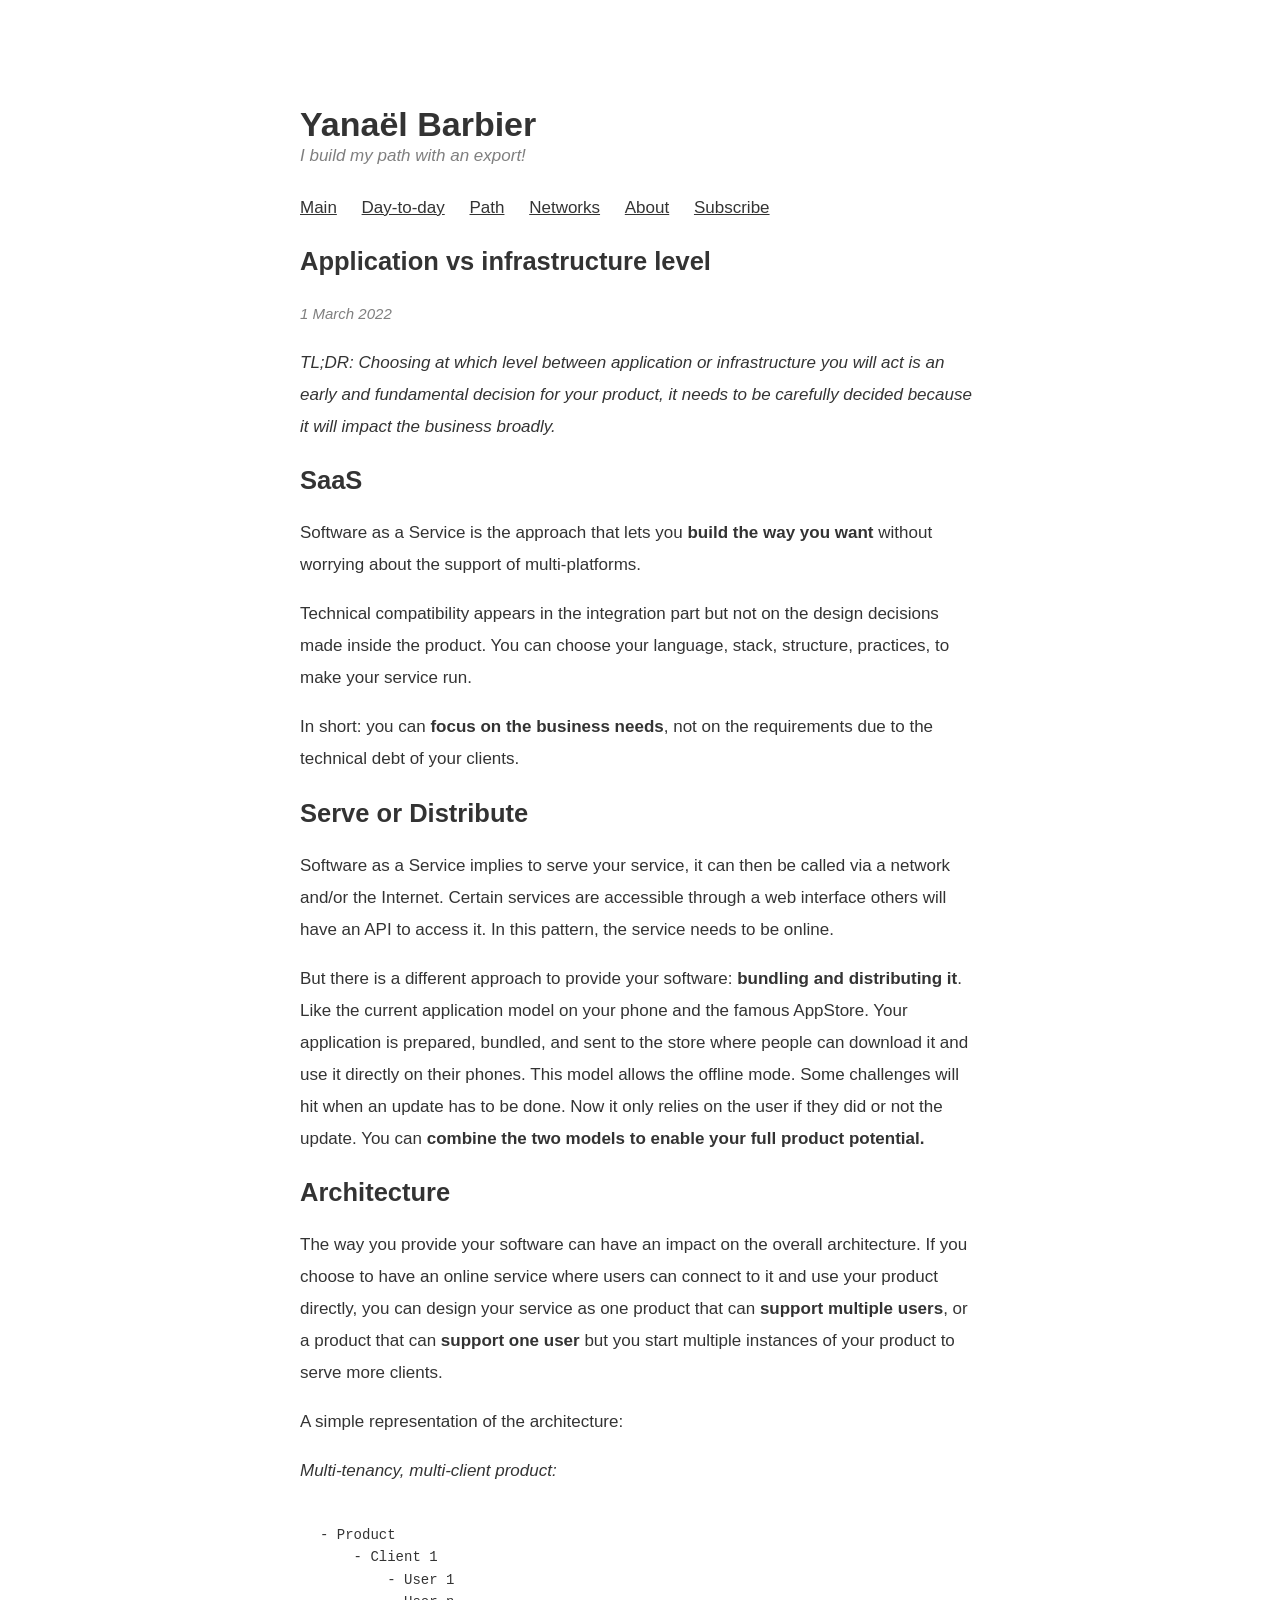
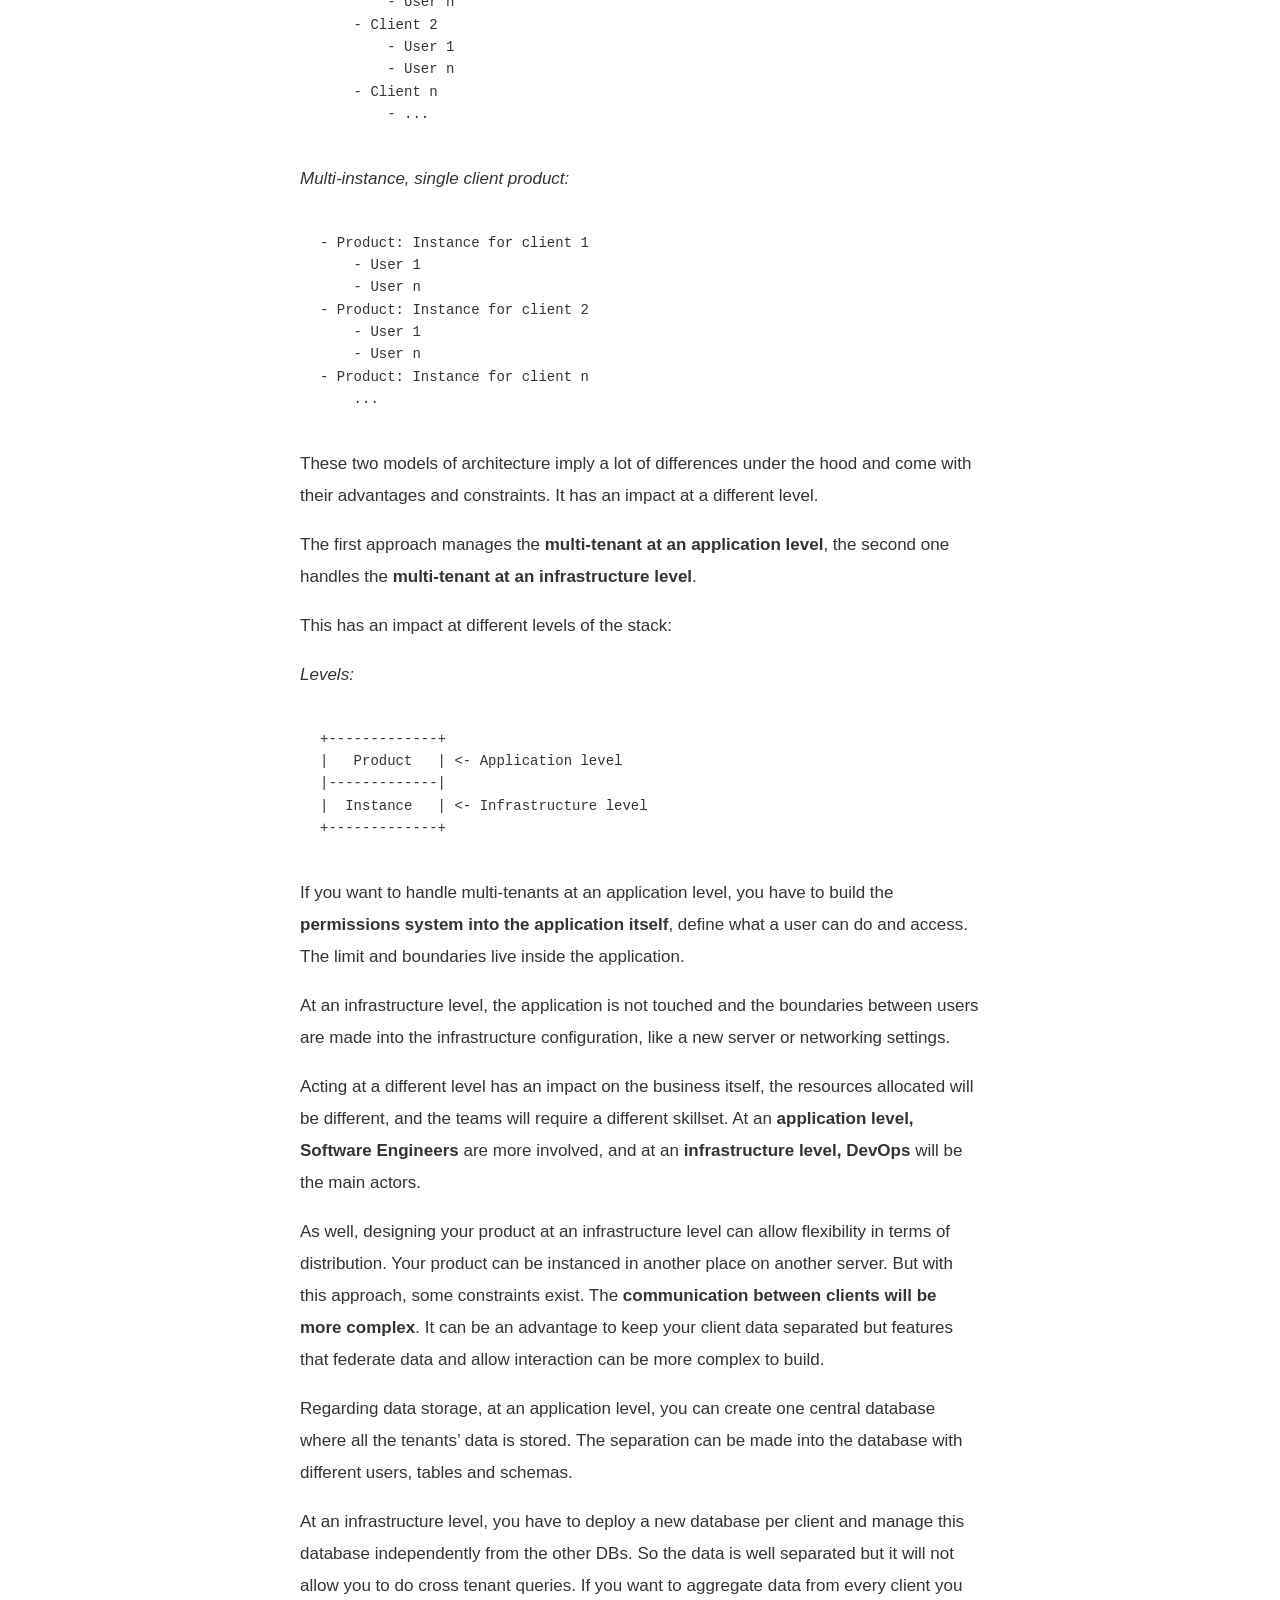
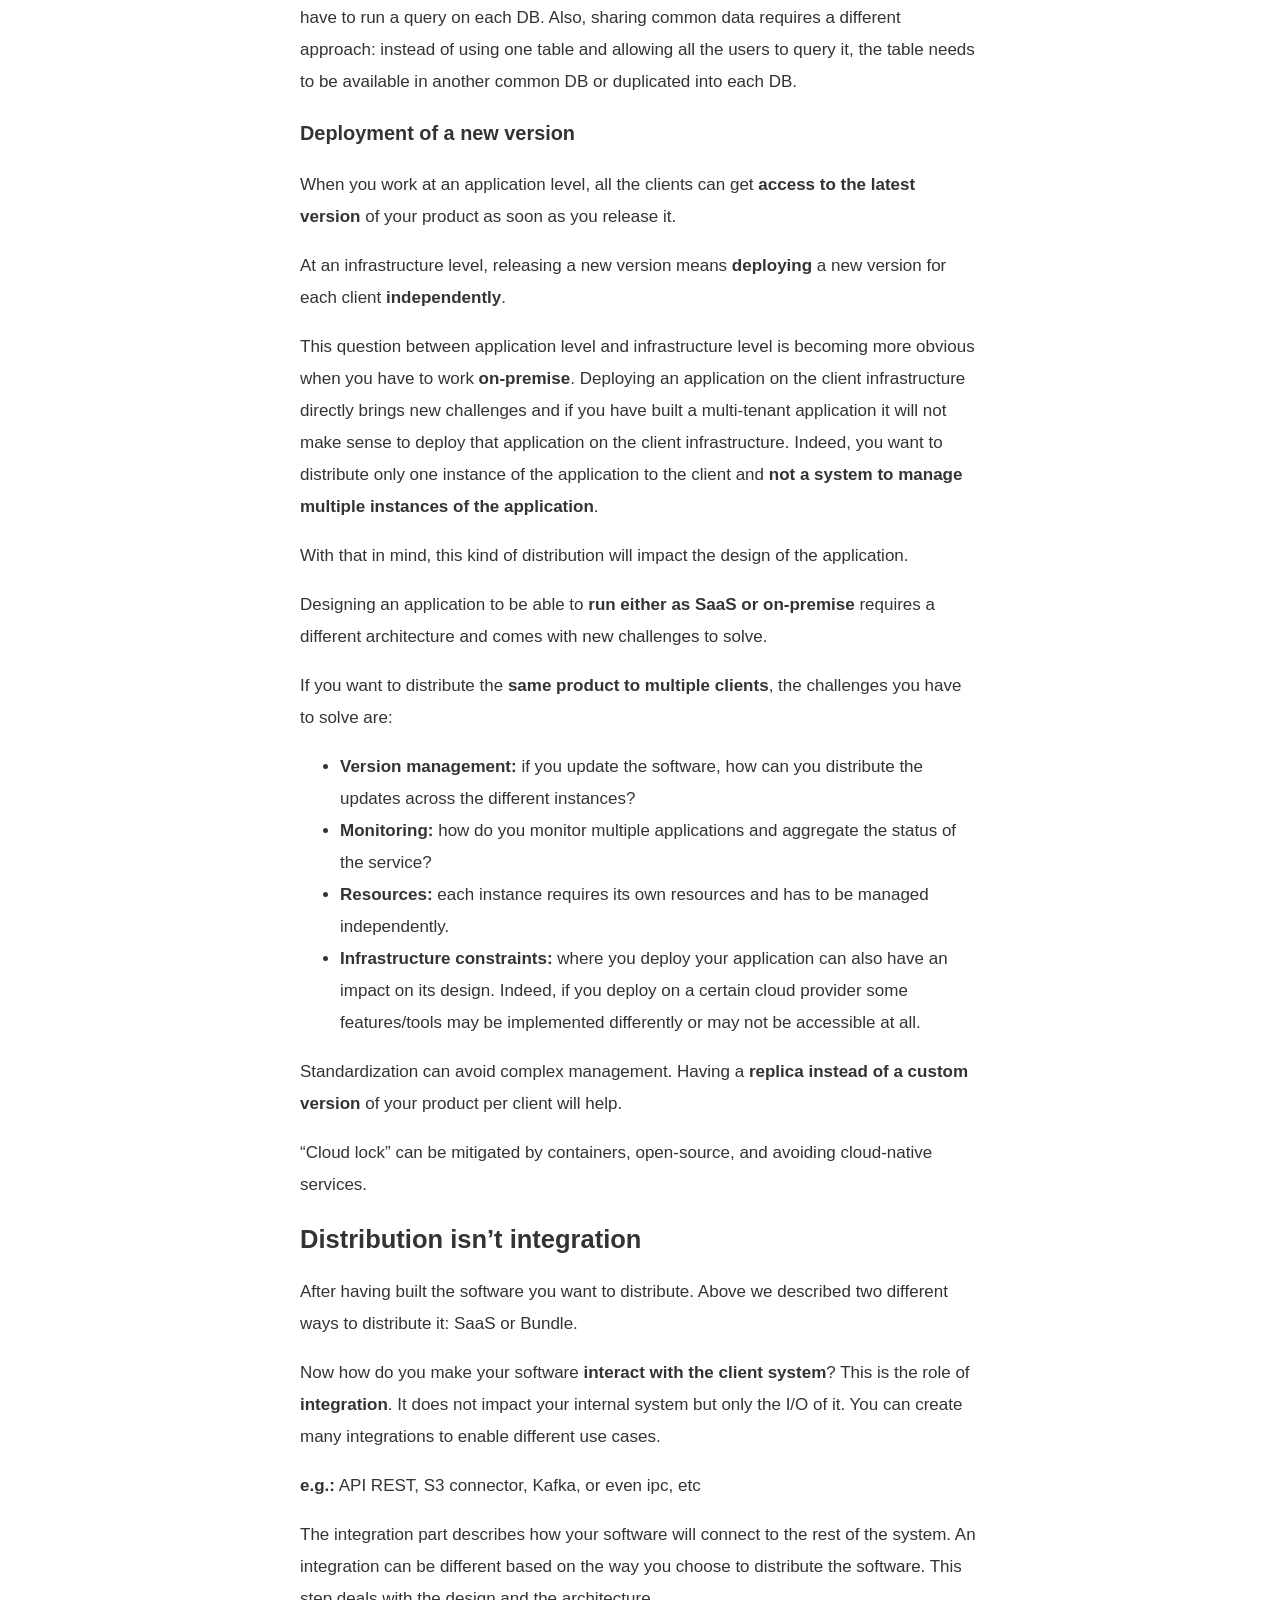
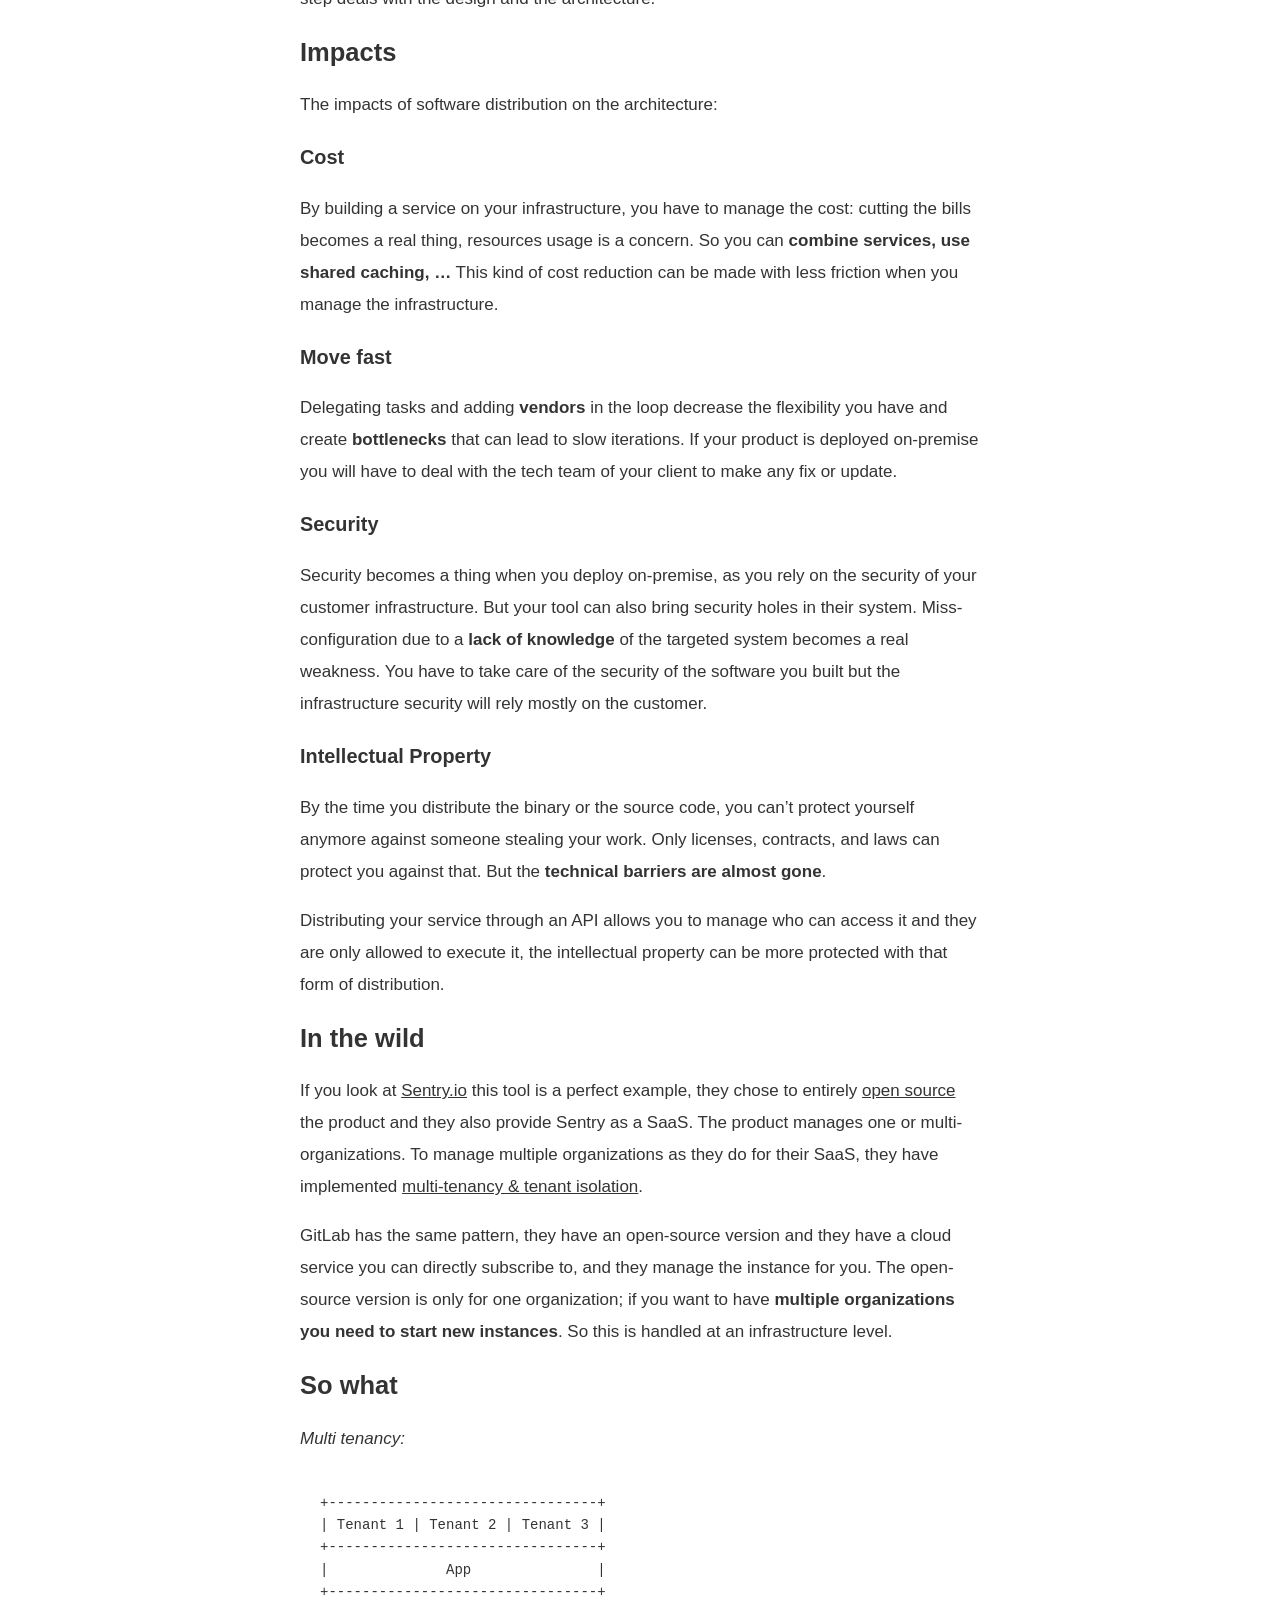
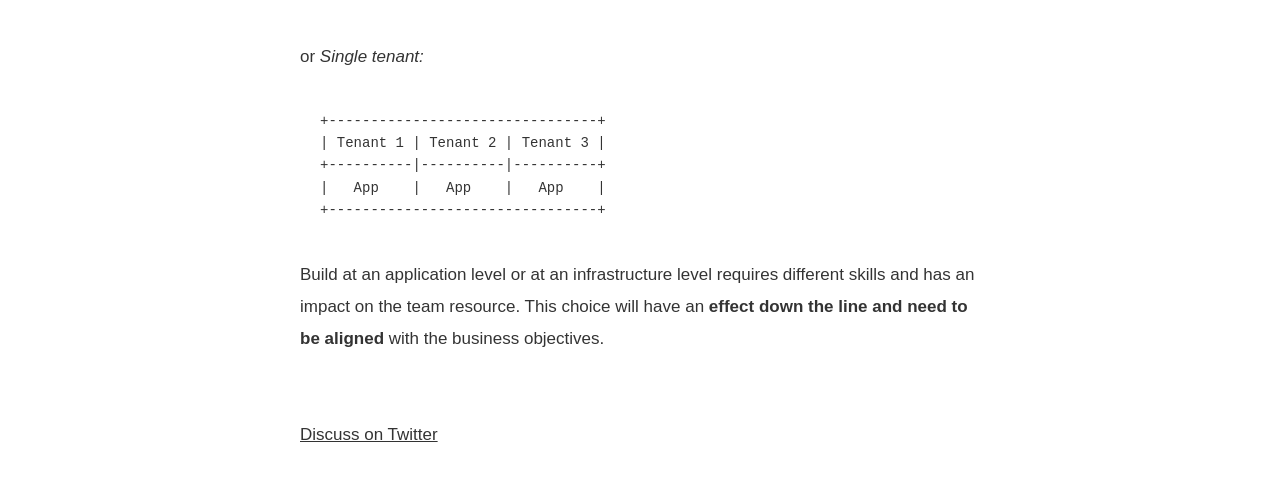
<file: articles/application-vs-infrastructure-level/index.html>
<!doctype html><html><meta name=viewport content="width=device-width,initial-scale=1"><style>@media not all and (prefers-color-scheme:dark){.bg{color:#fe640b;background-color:#eff1f5}.chroma{color:#fe640b;background-color:#eff1f5}.chroma .x{}.chroma .err{color:#d20f39}.chroma .cl{}.chroma .lnlinks{outline:none;text-decoration:none;color:inherit}.chroma .lntd{vertical-align:top;padding:0;margin:0;border:0}.chroma .lntable{border-spacing:0;padding:0;margin:0;border:0}.chroma .hl{background-color:#ffc}.chroma .lnt{white-space:pre;-webkit-user-select:none;user-select:none;margin-right:.4em;padding:0 .4em;color:#feb185}.chroma .ln{white-space:pre;-webkit-user-select:none;user-select:none;margin-right:.4em;padding:0 .4em;color:#feb185}.chroma .line{display:flex}.chroma .k{color:#8839ef}.chroma .kc{color:#8839ef;font-style:italic}.chroma .kd{color:#8839ef}.chroma .kn{color:#8839ef}.chroma .kp{color:#8839ef;font-weight:700}.chroma .kr{color:#8839ef}.chroma .kt{color:#df8e1d}.chroma .n{color:#7287fd}.chroma .na{color:#df8e1d}.chroma .nb{font-style:italic}.chroma .bp{color:#7287fd}.chroma .nc{color:#df8e1d}.chroma .no{color:#df8e1d}.chroma .nd{color:#ea76cb}.chroma .ni{color:#ea76cb}.chroma .ne{color:#e64553}.chroma .nf{color:#04a5e5}.chroma .fm{color:#7287fd}.chroma .nl{color:#df8e1d}.chroma .nn{color:#df8e1d}.chroma .nx{}.chroma .py{color:#7287fd}.chroma .nt{color:#8839ef}.chroma .nv{}.chroma .vc{color:#7287fd}.chroma .vg{color:#7287fd}.chroma .vi{color:#7287fd}.chroma .vm{color:#7287fd}.chroma .l{}.chroma .ld{}.chroma .s{color:#40a02b}.chroma .sa{color:#40a02b}.chroma .sb{color:#40a02b}.chroma .sc{color:#40a02b}.chroma .dl{color:#40a02b}.chroma .sd{color:#40a02b}.chroma .s2{color:#40a02b}.chroma .se{color:#1e66f5}.chroma .sh{color:#40a02b}.chroma .si{color:#40a02b}.chroma .sx{color:#40a02b}.chroma .sr{color:#1e66f5}.chroma .s1{color:#40a02b}.chroma .ss{color:#40a02b}.chroma .m{}.chroma .mb{}.chroma .mf{}.chroma .mh{}.chroma .mi{}.chroma .il{}.chroma .mo{}.chroma .o{color:#04a5e5}.chroma .ow{color:#04a5e5;font-weight:700}.chroma .p{color:#4c4f69}.chroma .c{color:#acb0be;font-style:italic}.chroma .ch{color:#acb0be;font-style:italic}.chroma .cm{color:#acb0be;font-style:italic}.chroma .c1{color:#acb0be;font-style:italic}.chroma .cs{color:#acb0be;font-style:italic}.chroma .cp{color:#1e66f5;font-style:italic}.chroma .cpf{color:#1e66f5;font-style:italic}.chroma .g{}.chroma .gd{color:#e64553}.chroma .ge{font-style:italic}.chroma .gr{color:#e64553}.chroma .gh{color:#04a5e5;font-weight:700}.chroma .gi{color:#40a02b}.chroma .go{}.chroma .gp{color:#9ca0b0;font-weight:700}.chroma .gs{font-weight:700}.chroma .gu{color:#04a5e5;font-weight:700}.chroma .gt{color:#e64553}.chroma .gl{}.chroma .w{color:#ccd0da}}@media(prefers-color-scheme:dark){.bg{color:#d8dee9;background-color:#2e3440}.chroma{color:#d8dee9;background-color:#2e3440}.chroma .x{}.chroma .err{color:#bf616a}.chroma .cl{}.chroma .lnlinks{outline:none;text-decoration:none;color:inherit}.chroma .lntd{vertical-align:top;padding:0;margin:0;border:0}.chroma .lntable{border-spacing:0;padding:0;margin:0;border:0}.chroma .hl{background-color:#ffc}.chroma .lnt{white-space:pre;-webkit-user-select:none;user-select:none;margin-right:.4em;padding:0 .4em;color:#6c6f74}.chroma .ln{white-space:pre;-webkit-user-select:none;user-select:none;margin-right:.4em;padding:0 .4em;color:#6c6f74}.chroma .line{display:flex}.chroma .k{color:#81a1c1;font-weight:700}.chroma .kc{color:#81a1c1;font-weight:700}.chroma .kd{color:#81a1c1;font-weight:700}.chroma .kn{color:#81a1c1;font-weight:700}.chroma .kp{color:#81a1c1}.chroma .kr{color:#81a1c1;font-weight:700}.chroma .kt{color:#81a1c1}.chroma .n{}.chroma .na{color:#8fbcbb}.chroma .nb{color:#81a1c1}.chroma .bp{}.chroma .nc{color:#8fbcbb}.chroma .no{color:#8fbcbb}.chroma .nd{color:#d08770}.chroma .ni{color:#d08770}.chroma .ne{color:#bf616a}.chroma .nf{color:#88c0d0}.chroma .fm{}.chroma .nl{color:#8fbcbb}.chroma .nn{color:#8fbcbb}.chroma .nx{}.chroma .py{color:#8fbcbb}.chroma .nt{color:#81a1c1}.chroma .nv{}.chroma .vc{}.chroma .vg{}.chroma .vi{}.chroma .vm{}.chroma .l{}.chroma .ld{}.chroma .s{color:#a3be8c}.chroma .sa{color:#a3be8c}.chroma .sb{color:#a3be8c}.chroma .sc{color:#a3be8c}.chroma .dl{color:#a3be8c}.chroma .sd{color:#616e87}.chroma .s2{color:#a3be8c}.chroma .se{color:#ebcb8b}.chroma .sh{color:#a3be8c}.chroma .si{color:#a3be8c}.chroma .sx{color:#a3be8c}.chroma .sr{color:#ebcb8b}.chroma .s1{color:#a3be8c}.chroma .ss{color:#a3be8c}.chroma .m{color:#b48ead}.chroma .mb{color:#b48ead}.chroma .mf{color:#b48ead}.chroma .mh{color:#b48ead}.chroma .mi{color:#b48ead}.chroma .il{color:#b48ead}.chroma .mo{color:#b48ead}.chroma .o{color:#81a1c1}.chroma .ow{color:#81a1c1;font-weight:700}.chroma .p{color:#eceff4}.chroma .c{color:#616e87;font-style:italic}.chroma .ch{color:#616e87;font-style:italic}.chroma .cm{color:#616e87;font-style:italic}.chroma .c1{color:#616e87;font-style:italic}.chroma .cs{color:#616e87;font-style:italic}.chroma .cp{color:#5e81ac;font-style:italic}.chroma .cpf{color:#5e81ac;font-style:italic}.chroma .g{}.chroma .gd{color:#bf616a}.chroma .ge{font-style:italic}.chroma .gr{color:#bf616a}.chroma .gh{color:#88c0d0;font-weight:700}.chroma .gi{color:#a3be8c}.chroma .go{}.chroma .gp{color:#4c566a;font-weight:700}.chroma .gs{font-weight:700}.chroma .gu{color:#88c0d0;font-weight:700}.chroma .gt{color:#bf616a}.chroma .gl{}.chroma .w{}}html{overflow-y:scroll}body{margin-top:0;margin-bottom:0;margin-left:auto;margin-right:auto;max-width:680px;font-size:17px;line-height:32px;padding:5em 2em 2em;font-family:-apple-system,BlinkMacSystemFont,helvetica neue,Helvetica,Arial,sans-serif}body{color:rgb(0,0,0,.8);background-color:#fff}.meta-day-to-day{color:rgba(0,0,0,.5)}.meta-date{color:rgba(0,0,0,.5)}.subtitle{color:rgba(0,0,0,.5)}a{color:inherit;text-decoration:none;outline:none}a:active{outline:none}a:hover{text-decoration:underline;outline:none}article a{text-decoration:underline}article a:hover{color:rgba(0,0,0,.5);text-decoration:underline}nav a{text-decoration:underline}nav a:hover{color:rgba(0,0,0,.5)}.meta-day-to-day{font-size:15px;font-style:italic}.meta-date{font-size:15px;font-style:italic}.previous-title{margin-bottom:0}.previous-title a{text-decoration:none}.read-more{font-weight:700;font-style:italic}nav span{margin-right:20px}.title{margin-bottom:0}.subtitle{display:block;margin-top:0;margin-bottom:20px;font-style:italic}@media screen and (prefers-color-scheme:dark){body{color:rgba(255,255,255,.7);background-color:#0e2439}.meta-day-to-day{color:rgba(255,255,255,.5)}.meta-date{color:rgba(255,255,255,.5)}.subtitle{color:rgba(255,255,255,.5)}article a:hover{color:rgba(255,255,255,.5)}nav a:hover{color:rgba(255,255,255,.5)}}pre,pre code{-webkit-text-size-adjust:100%;text-size-adjust:100%}pre{overflow:auto;font-family:sfmono-regular,Consolas,liberation mono,Menlo,monospace;font-size:14px;line-height:1.6;padding:20px;tab-size:4}pre code{font:inherit}.highlight{--code-bg:#eff1f5;--code-border:#ccd0da;--code-text:#4c4f69;--code-muted:#6c6f85;--code-name:#1e66f5;position:relative;margin:24px 0;border:1px solid var(--code-border);border-radius:8px;background:var(--code-bg);color:var(--code-text);overflow:hidden}.highlight pre{margin:0;color:inherit;background:0 0}.highlight:has(.code-toolbar) pre{padding-top:24px}.code-toolbar{position:absolute;top:2px;right:12px;display:flex;align-items:center;gap:8px;color:var(--code-muted);font-size:10px;line-height:1.5}.code-language{letter-spacing:.04em}.code-copy{font:inherit;color:inherit;background:0 0;border:1px solid transparent;border-radius:4px;padding:2px 6px;cursor:pointer}.code-copy:hover,.code-copy:focus-visible{color:var(--code-text);border-color:var(--code-border)}.code-copy:focus-visible{outline:2px solid var(--code-name);outline-offset:2px}.code-copy-status{position:absolute;width:1px;height:1px;padding:0;margin:-1px;overflow:hidden;clip-path:inset(50%);white-space:nowrap}@media(prefers-color-scheme:dark){.highlight{--code-bg:#2e3440;--code-border:#434c5e;--code-text:#d8dee9;--code-muted:#a0b3c6;--code-name:#80d4ed}}@media(max-width:768px){.highlight pre{padding:16px}}img{width:calc(100% + 12em);margin-left:-6em;margin-right:-6em}@media screen and (max-width:768px){img{width:100vw;margin-left:calc(-50vw + 50%);margin-right:calc(-50vw + 50%)}}</style><script src=/js/code-blocks.min.7286d5c71050bc5d2af111178aa888ce7792285cd1d802fe6c5d8c03839bf7bc.js defer></script><body><div><h1 class=title><a href=https://yanael.io/>Yanaël Barbier</a></h1><span class=subtitle>I build my path with an export!</span><nav><span><a href=/>Main</a>
</span><span><a href=/days/>Day-to-day</a>
</span><span><a href=/path/>Path</a>
</span><span><a href=/networks/>Networks</a>
</span><span><a href=/about/>About</a>
</span><span><a href=/subscribe/>Subscribe</a></span></nav></div><main><article><header><h2>Application vs infrastructure level</h2><div class=meta-date><time datetime=2022-03-01T00:00:00Z>1 March 2022</time></div></header><p><em>TL;DR: Choosing at which level between application or infrastructure you will act is an early and fundamental decision for your product, it needs to be carefully decided because it will impact the business broadly.</em></p><h2 id=saas>SaaS</h2><p>Software as a Service is the approach that lets you <strong>build the way you want</strong> without worrying about the support of multi-platforms.</p><p>Technical compatibility appears in the integration part but not on the design decisions made inside the product. You can choose your language, stack, structure, practices, to make your service run.</p><p>In short: you can <strong>focus on the business needs</strong>, not on the requirements due to the technical debt of your clients.</p><h2 id=serve-or-distribute>Serve or Distribute</h2><p>Software as a Service implies to serve your service, it can then be called via a network and/or the Internet. Certain services are accessible through a web interface others will have an API to access it. In this pattern, the service needs to be online.</p><p>But there is a different approach to provide your software: <strong>bundling and distributing it</strong>. Like the current application model on your phone and the famous AppStore. Your application is prepared, bundled, and sent to the store where people can download it and use it directly on their phones. This model allows the offline mode. Some challenges will hit when an update has to be done. Now it only relies on the user if they did or not the update. You can <strong>combine the two models to enable your full product potential.</strong></p><h2 id=architecture>Architecture</h2><p>The way you provide your software can have an impact on the overall architecture. If you choose to have an online service where users can connect to it and use your product directly, you can design your service as one product that can <strong>support multiple users</strong>, or a product that can <strong>support one user</strong> but you start multiple instances of your product to serve more clients.</p><p>A simple representation of the architecture:</p><p><em>Multi-tenancy, multi-client product:</em></p><pre tabindex=0><code>- Product
	- Client 1
		- User 1
		- User n
	- Client 2
		- User 1
		- User n
	- Client n
		- ...
</code></pre><p><em><em>Multi-instance, single client product:</em></em></p><pre tabindex=0><code>- Product: Instance for client 1
	- User 1
	- User n
- Product: Instance for client 2
	- User 1
	- User n
- Product: Instance for client n
	...
</code></pre><p>These two models of architecture imply a lot of differences under the hood and come with their advantages and constraints. It has an impact at a different level.</p><p>The first approach manages the <strong>multi-tenant at an application level</strong>, the second one handles the <strong>multi-tenant at an infrastructure level</strong>.</p><p>This has an impact at different levels of the stack:</p><p><em>Levels:</em></p><pre tabindex=0><code>+-------------+
|   Product   | &lt;- Application level
|-------------|
|  Instance   | &lt;- Infrastructure level
+-------------+
</code></pre><p>If you want to handle multi-tenants at an application level, you have to build the <strong>permissions system into the application itself</strong>, define what a user can do and access. The limit and boundaries live inside the application.</p><p>At an infrastructure level, the application is not touched and the boundaries between users are made into the infrastructure configuration, like a new server or networking settings.</p><p>Acting at a different level has an impact on the business itself, the resources allocated will be different, and the teams will require a different skillset. At an <strong>application level, Software Engineers</strong> are more involved, and at an <strong>infrastructure level, DevOps</strong> will be the main actors.</p><p>As well, designing your product at an infrastructure level can allow flexibility in terms of distribution. Your product can be instanced in another place on another server. But with this approach, some constraints exist. The <strong>communication between clients will be more complex</strong>. It can be an advantage to keep your client data separated but features that federate data and allow interaction can be more complex to build.</p><p>Regarding data storage, at an application level, you can create one central database where all the tenants&rsquo; data is stored. The separation can be made into the database with different users, tables and schemas.</p><p>At an infrastructure level, you have to deploy a new database per client and manage this database independently from the other DBs. So the data is well separated but it will not allow you to do cross tenant queries. If you want to aggregate data from every client you have to run a query on each DB. Also, sharing common data requires a different approach: instead of using one table and allowing all the users to query it, the table needs to be available in another common DB or duplicated into each DB.</p><h3 id=deployment-of-a-new-version>Deployment of a new version</h3><p>When you work at an application level, all the clients can get <strong>access to the latest version</strong> of your product as soon as you release it.</p><p>At an infrastructure level, releasing a new version means <strong>deploying</strong> a new version for each client <strong>independently</strong>.</p><p>This question between application level and infrastructure level is becoming more obvious when you have to work <strong>on-premise</strong>. Deploying an application on the client infrastructure directly brings new challenges and if you have built a multi-tenant application it will not make sense to deploy that application on the client infrastructure. Indeed, you want to distribute only one instance of the application to the client and <strong>not a system to manage multiple instances of the application</strong>.</p><p>With that in mind, this kind of distribution will impact the design of the application.</p><p>Designing an application to be able to <strong>run either as SaaS or on-premise</strong> requires a different architecture and comes with new challenges to solve.</p><p>If you want to distribute the <strong>same product to multiple clients</strong>, the challenges you have to solve are:</p><ul><li><strong>Version management:</strong> if you update the software, how can you distribute the updates across the different instances?</li><li><strong>Monitoring:</strong> how do you monitor multiple applications and aggregate the status of the service?</li><li><strong>Resources:</strong> each instance requires its own resources and has to be managed independently.</li><li><strong>Infrastructure constraints:</strong> where you deploy your application can also have an impact on its design. Indeed, if you deploy on a certain cloud provider some features/tools may be implemented differently or may not be accessible at all.</li></ul><p>Standardization can avoid complex management. Having a <strong>replica instead of a custom version</strong> of your product per client will help.</p><p>“Cloud lock” can be mitigated by containers, open-source, and avoiding cloud-native services.</p><h2 id=distribution-isnt-integration>Distribution isn’t integration</h2><p>After having built the software you want to distribute. Above we described two different ways to distribute it: SaaS or Bundle.</p><p>Now how do you make your software <strong>interact with the client system</strong>? This is the role of <strong>integration</strong>. It does not impact your internal system but only the I/O of it. You can create many integrations to enable different use cases.</p><p><strong>e.g.:</strong> API REST, S3 connector, Kafka, or even ipc, etc</p><p>The integration part describes how your software will connect to the rest of the system. An integration can be different based on the way you choose to distribute the software. This step deals with the design and the architecture.</p><h2 id=impacts>Impacts</h2><p>The impacts of software distribution on the architecture:</p><h3 id=cost>Cost</h3><p>By building a service on your infrastructure, you have to manage the cost: cutting the bills becomes a real thing, resources usage is a concern. So you can <strong>combine services, use shared caching, &mldr;</strong> This kind of cost reduction can be made with less friction when you manage the infrastructure.</p><h3 id=move-fast>Move fast</h3><p>Delegating tasks and adding <strong>vendors</strong> in the loop decrease the flexibility you have and create <strong>bottlenecks</strong> that can lead to slow iterations. If your product is deployed on-premise you will have to deal with the tech team of your client to make any fix or update.</p><h3 id=security>Security</h3><p>Security becomes a thing when you deploy on-premise, as you rely on the security of your customer infrastructure. But your tool can also bring security holes in their system. Miss-configuration due to a <strong>lack of knowledge</strong> of the targeted system becomes a real weakness. You have to take care of the security of the software you built but the infrastructure security will rely mostly on the customer.</p><h3 id=intellectual-property>Intellectual Property</h3><p>By the time you distribute the binary or the source code, you can’t protect yourself anymore against someone stealing your work. Only licenses, contracts, and laws can protect you against that. But the <strong>technical barriers are almost gone</strong>.</p><p>Distributing your service through an API allows you to manage who can access it and they are only allowed to execute it, the intellectual property can be more protected with that form of distribution.</p><h2 id=in-the-wild>In the wild</h2><p>If you look at <a href=http://sentry.io>Sentry.io</a> this tool is a perfect example, they chose to entirely <a href=https://github.com/getsentry/sentry>open source</a> the product and they also provide Sentry as a SaaS. The product manages one or multi-organizations. To manage multiple organizations as they do for their SaaS, they have implemented <a href=https://blog.sentry.io/how-to-build-saas-application/>multi-tenancy & tenant isolation</a>.</p><p>GitLab has the same pattern, they have an open-source version and they have a cloud service you can directly subscribe to, and they manage the instance for you. The open-source version is only for one organization; if you want to have <strong>multiple organizations you need to start new instances</strong>. So this is handled at an infrastructure level.</p><h2 id=so-what>So what</h2><p><em>Multi tenancy:</em></p><pre tabindex=0><code>+--------------------------------+
| Tenant 1 | Tenant 2 | Tenant 3 |
+--------------------------------+
|              App               |
+--------------------------------+
</code></pre><p>or <em>Single tenant:</em></p><pre tabindex=0><code>+--------------------------------+
| Tenant 1 | Tenant 2 | Tenant 3 |
+----------|----------|----------+
|   App    |   App    |   App    |
+--------------------------------+
</code></pre><p>Build at an application level or at an infrastructure level requires different skills and has an impact on the team resource. This choice will have an <strong>effect down the line and need to be aligned</strong> with the business objectives.<br><br><br><a href=https://twitter.com/YanaelBarbier>Discuss on Twitter</a></p></article></main></body></html>
</file>
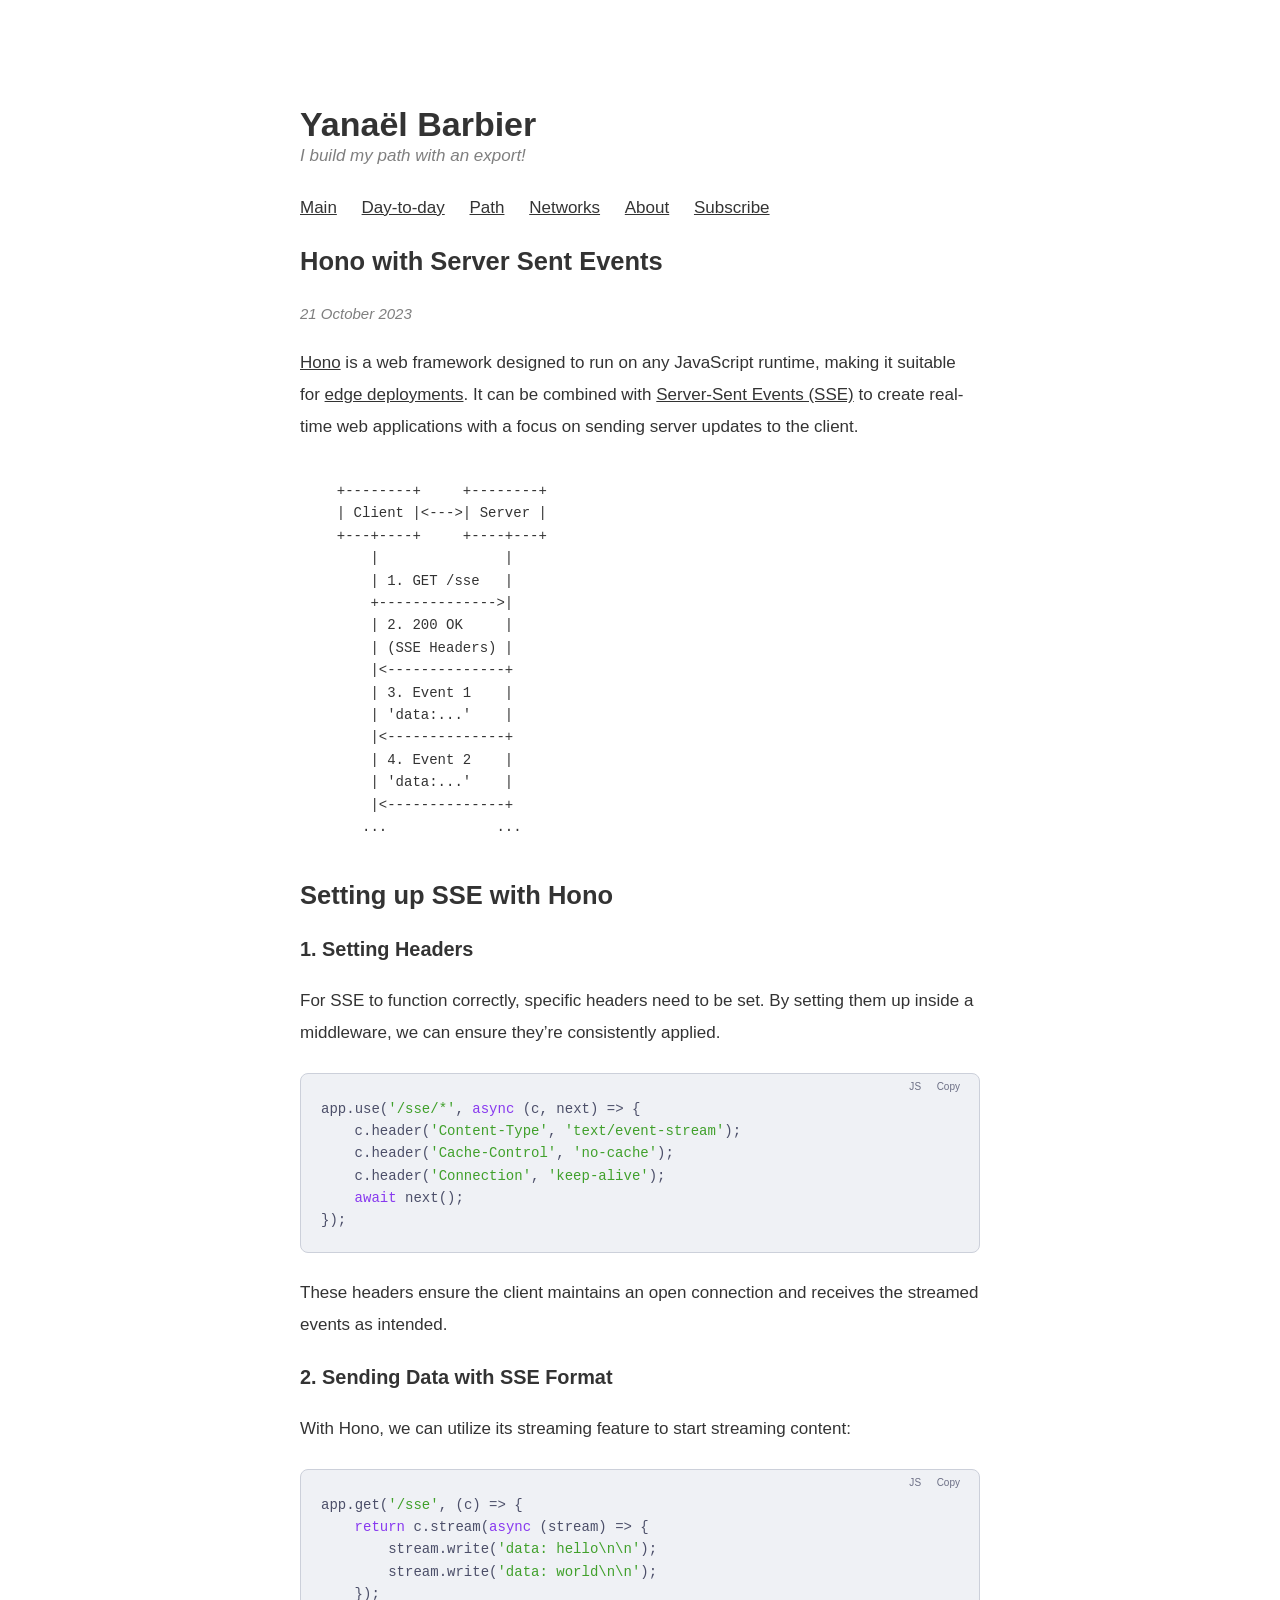
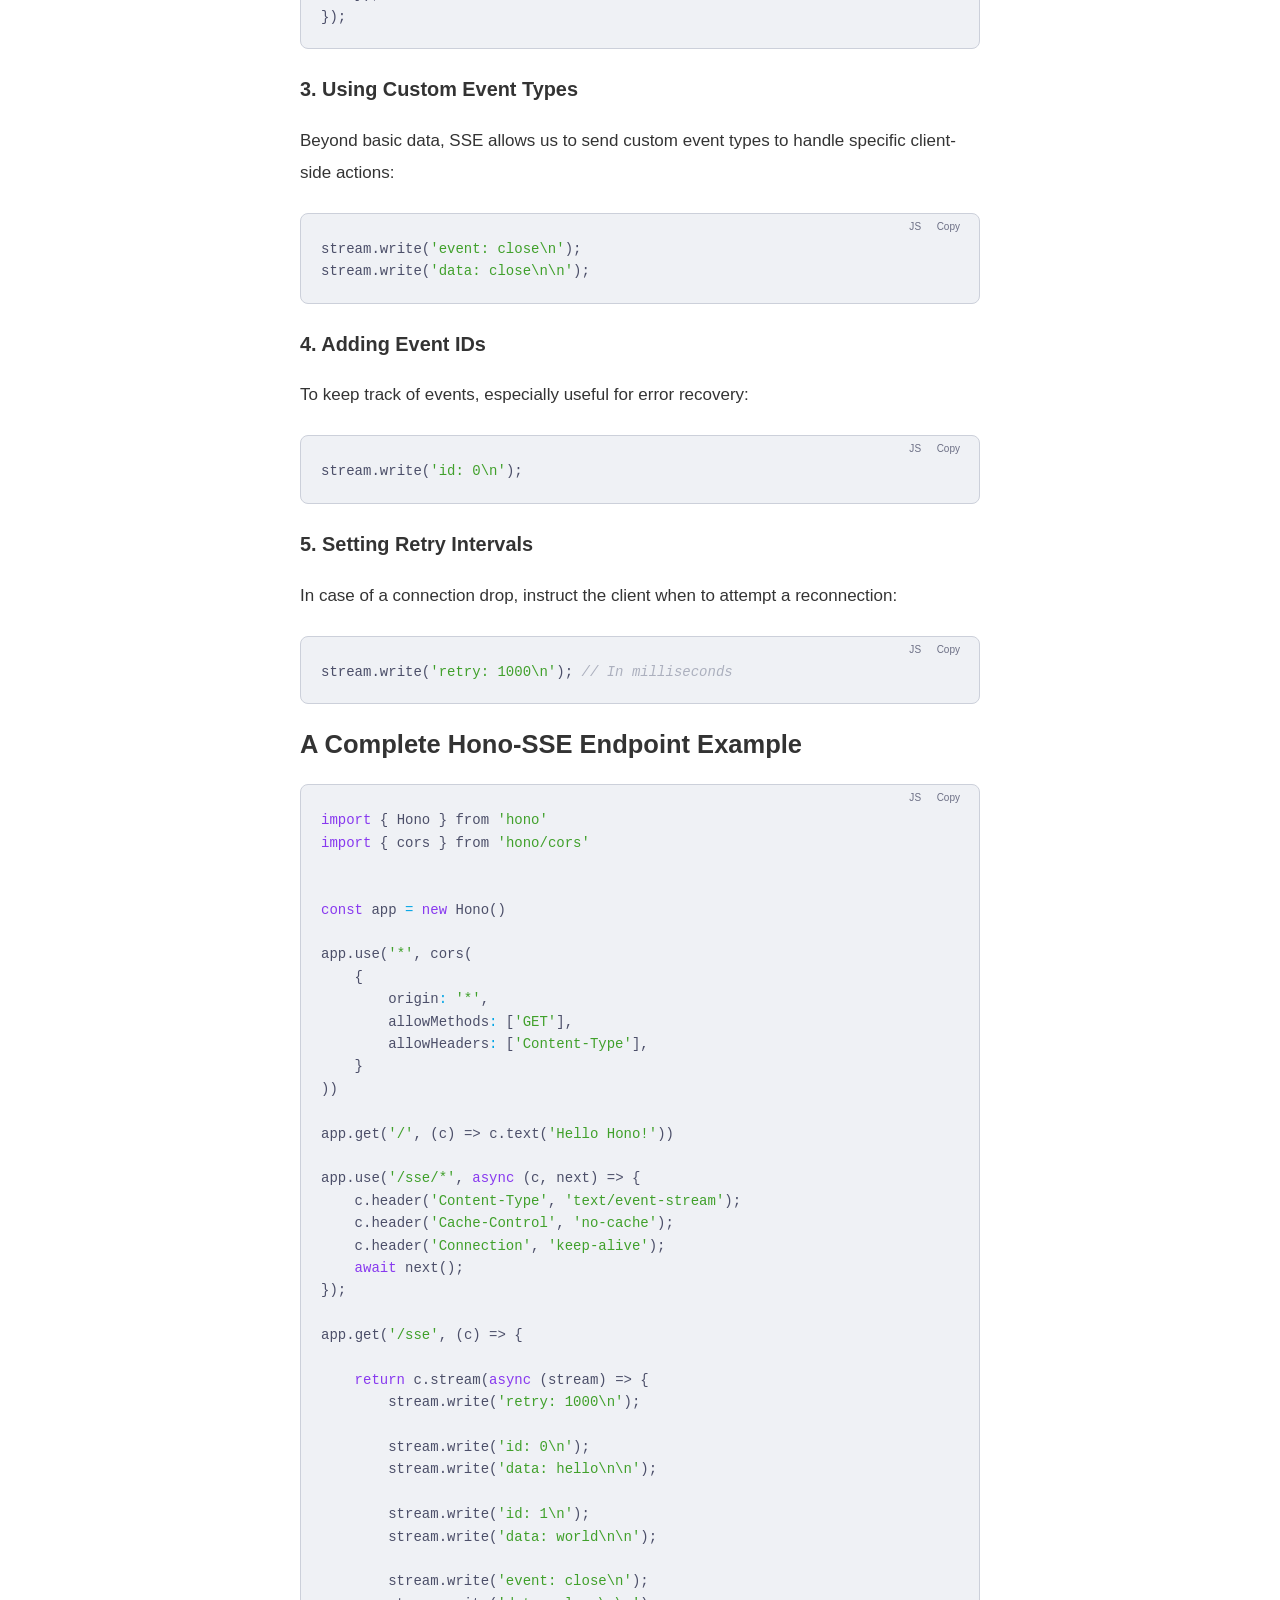
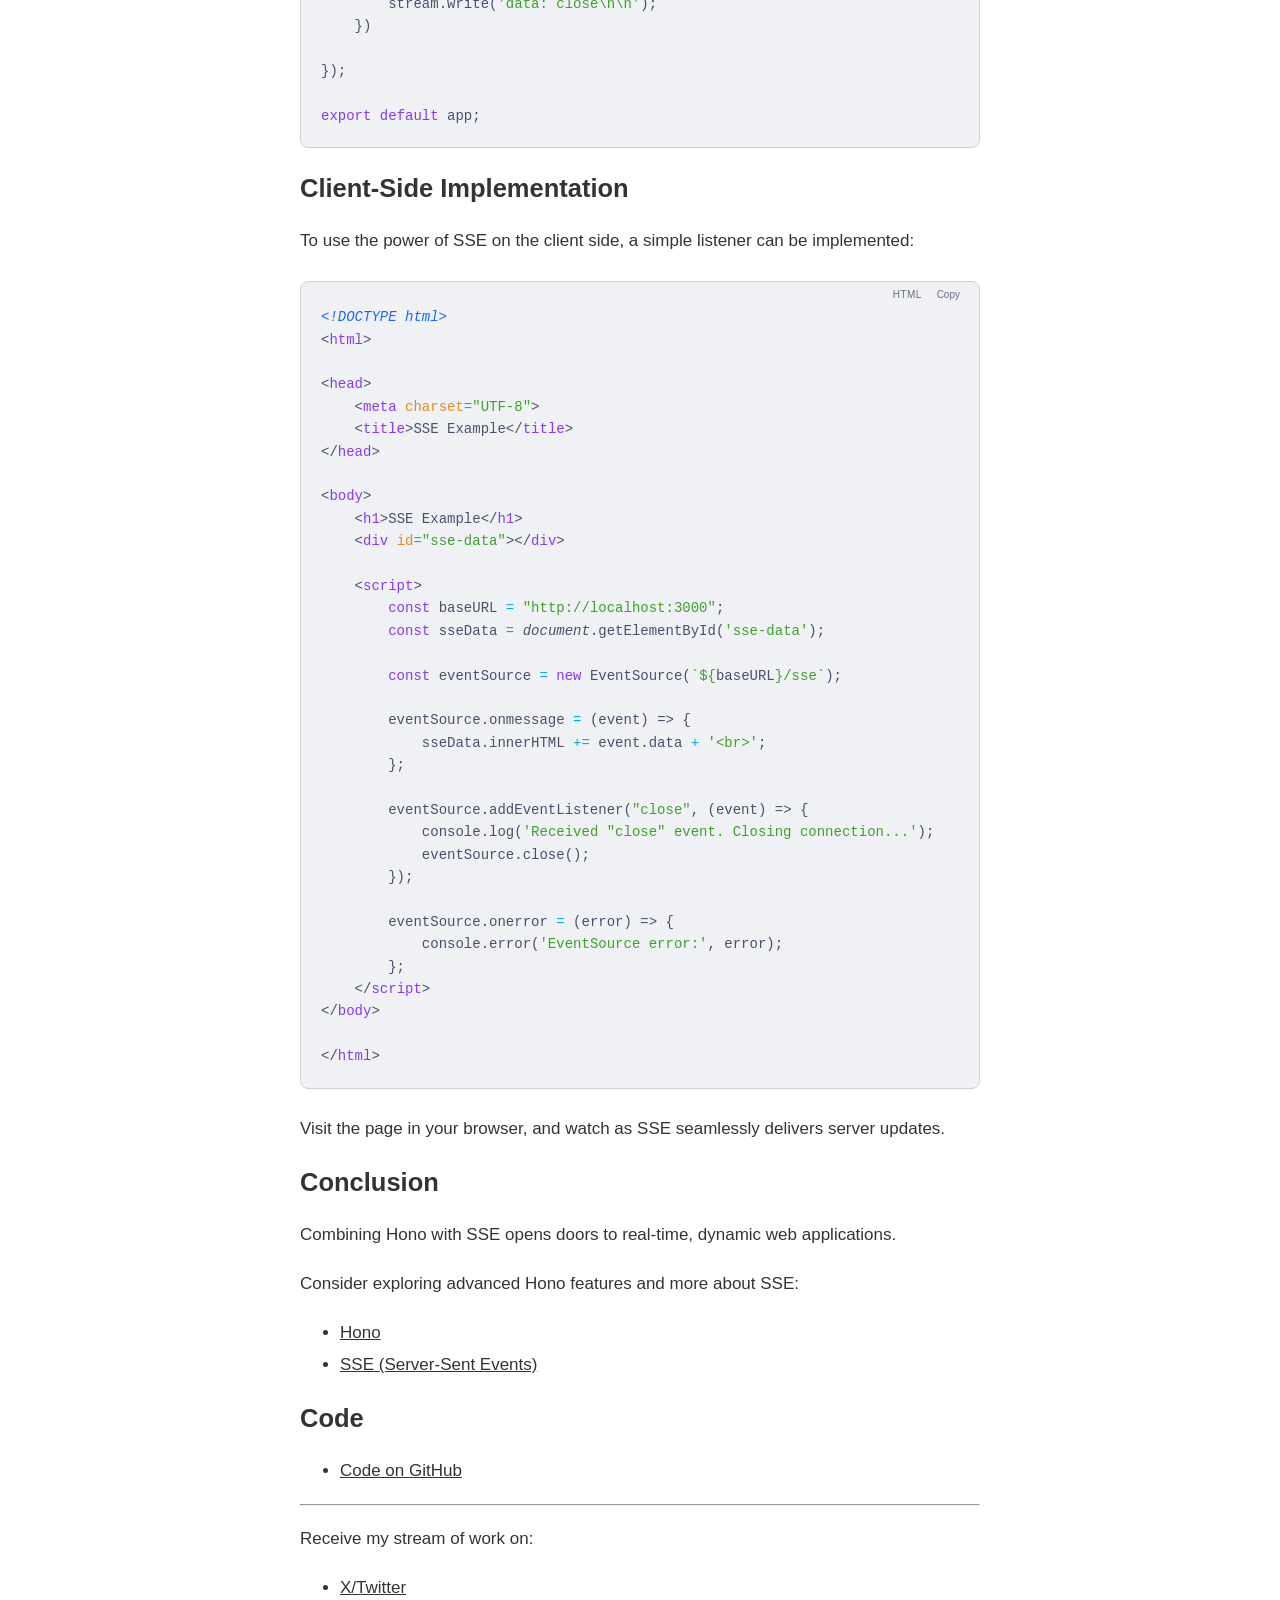
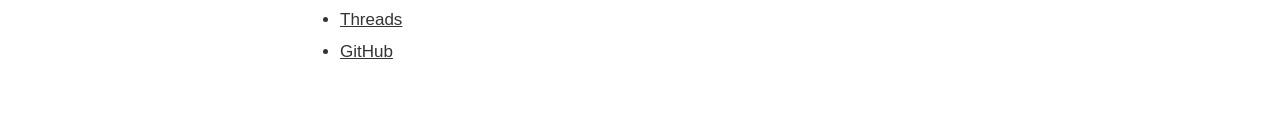
<file: articles/hono-sse/index.html>
<!doctype html><html><meta name=viewport content="width=device-width,initial-scale=1"><style>@media not all and (prefers-color-scheme:dark){.bg{color:#fe640b;background-color:#eff1f5}.chroma{color:#fe640b;background-color:#eff1f5}.chroma .x{}.chroma .err{color:#d20f39}.chroma .cl{}.chroma .lnlinks{outline:none;text-decoration:none;color:inherit}.chroma .lntd{vertical-align:top;padding:0;margin:0;border:0}.chroma .lntable{border-spacing:0;padding:0;margin:0;border:0}.chroma .hl{background-color:#ffc}.chroma .lnt{white-space:pre;-webkit-user-select:none;user-select:none;margin-right:.4em;padding:0 .4em;color:#feb185}.chroma .ln{white-space:pre;-webkit-user-select:none;user-select:none;margin-right:.4em;padding:0 .4em;color:#feb185}.chroma .line{display:flex}.chroma .k{color:#8839ef}.chroma .kc{color:#8839ef;font-style:italic}.chroma .kd{color:#8839ef}.chroma .kn{color:#8839ef}.chroma .kp{color:#8839ef;font-weight:700}.chroma .kr{color:#8839ef}.chroma .kt{color:#df8e1d}.chroma .n{color:#7287fd}.chroma .na{color:#df8e1d}.chroma .nb{font-style:italic}.chroma .bp{color:#7287fd}.chroma .nc{color:#df8e1d}.chroma .no{color:#df8e1d}.chroma .nd{color:#ea76cb}.chroma .ni{color:#ea76cb}.chroma .ne{color:#e64553}.chroma .nf{color:#04a5e5}.chroma .fm{color:#7287fd}.chroma .nl{color:#df8e1d}.chroma .nn{color:#df8e1d}.chroma .nx{}.chroma .py{color:#7287fd}.chroma .nt{color:#8839ef}.chroma .nv{}.chroma .vc{color:#7287fd}.chroma .vg{color:#7287fd}.chroma .vi{color:#7287fd}.chroma .vm{color:#7287fd}.chroma .l{}.chroma .ld{}.chroma .s{color:#40a02b}.chroma .sa{color:#40a02b}.chroma .sb{color:#40a02b}.chroma .sc{color:#40a02b}.chroma .dl{color:#40a02b}.chroma .sd{color:#40a02b}.chroma .s2{color:#40a02b}.chroma .se{color:#1e66f5}.chroma .sh{color:#40a02b}.chroma .si{color:#40a02b}.chroma .sx{color:#40a02b}.chroma .sr{color:#1e66f5}.chroma .s1{color:#40a02b}.chroma .ss{color:#40a02b}.chroma .m{}.chroma .mb{}.chroma .mf{}.chroma .mh{}.chroma .mi{}.chroma .il{}.chroma .mo{}.chroma .o{color:#04a5e5}.chroma .ow{color:#04a5e5;font-weight:700}.chroma .p{color:#4c4f69}.chroma .c{color:#acb0be;font-style:italic}.chroma .ch{color:#acb0be;font-style:italic}.chroma .cm{color:#acb0be;font-style:italic}.chroma .c1{color:#acb0be;font-style:italic}.chroma .cs{color:#acb0be;font-style:italic}.chroma .cp{color:#1e66f5;font-style:italic}.chroma .cpf{color:#1e66f5;font-style:italic}.chroma .g{}.chroma .gd{color:#e64553}.chroma .ge{font-style:italic}.chroma .gr{color:#e64553}.chroma .gh{color:#04a5e5;font-weight:700}.chroma .gi{color:#40a02b}.chroma .go{}.chroma .gp{color:#9ca0b0;font-weight:700}.chroma .gs{font-weight:700}.chroma .gu{color:#04a5e5;font-weight:700}.chroma .gt{color:#e64553}.chroma .gl{}.chroma .w{color:#ccd0da}}@media(prefers-color-scheme:dark){.bg{color:#d8dee9;background-color:#2e3440}.chroma{color:#d8dee9;background-color:#2e3440}.chroma .x{}.chroma .err{color:#bf616a}.chroma .cl{}.chroma .lnlinks{outline:none;text-decoration:none;color:inherit}.chroma .lntd{vertical-align:top;padding:0;margin:0;border:0}.chroma .lntable{border-spacing:0;padding:0;margin:0;border:0}.chroma .hl{background-color:#ffc}.chroma .lnt{white-space:pre;-webkit-user-select:none;user-select:none;margin-right:.4em;padding:0 .4em;color:#6c6f74}.chroma .ln{white-space:pre;-webkit-user-select:none;user-select:none;margin-right:.4em;padding:0 .4em;color:#6c6f74}.chroma .line{display:flex}.chroma .k{color:#81a1c1;font-weight:700}.chroma .kc{color:#81a1c1;font-weight:700}.chroma .kd{color:#81a1c1;font-weight:700}.chroma .kn{color:#81a1c1;font-weight:700}.chroma .kp{color:#81a1c1}.chroma .kr{color:#81a1c1;font-weight:700}.chroma .kt{color:#81a1c1}.chroma .n{}.chroma .na{color:#8fbcbb}.chroma .nb{color:#81a1c1}.chroma .bp{}.chroma .nc{color:#8fbcbb}.chroma .no{color:#8fbcbb}.chroma .nd{color:#d08770}.chroma .ni{color:#d08770}.chroma .ne{color:#bf616a}.chroma .nf{color:#88c0d0}.chroma .fm{}.chroma .nl{color:#8fbcbb}.chroma .nn{color:#8fbcbb}.chroma .nx{}.chroma .py{color:#8fbcbb}.chroma .nt{color:#81a1c1}.chroma .nv{}.chroma .vc{}.chroma .vg{}.chroma .vi{}.chroma .vm{}.chroma .l{}.chroma .ld{}.chroma .s{color:#a3be8c}.chroma .sa{color:#a3be8c}.chroma .sb{color:#a3be8c}.chroma .sc{color:#a3be8c}.chroma .dl{color:#a3be8c}.chroma .sd{color:#616e87}.chroma .s2{color:#a3be8c}.chroma .se{color:#ebcb8b}.chroma .sh{color:#a3be8c}.chroma .si{color:#a3be8c}.chroma .sx{color:#a3be8c}.chroma .sr{color:#ebcb8b}.chroma .s1{color:#a3be8c}.chroma .ss{color:#a3be8c}.chroma .m{color:#b48ead}.chroma .mb{color:#b48ead}.chroma .mf{color:#b48ead}.chroma .mh{color:#b48ead}.chroma .mi{color:#b48ead}.chroma .il{color:#b48ead}.chroma .mo{color:#b48ead}.chroma .o{color:#81a1c1}.chroma .ow{color:#81a1c1;font-weight:700}.chroma .p{color:#eceff4}.chroma .c{color:#616e87;font-style:italic}.chroma .ch{color:#616e87;font-style:italic}.chroma .cm{color:#616e87;font-style:italic}.chroma .c1{color:#616e87;font-style:italic}.chroma .cs{color:#616e87;font-style:italic}.chroma .cp{color:#5e81ac;font-style:italic}.chroma .cpf{color:#5e81ac;font-style:italic}.chroma .g{}.chroma .gd{color:#bf616a}.chroma .ge{font-style:italic}.chroma .gr{color:#bf616a}.chroma .gh{color:#88c0d0;font-weight:700}.chroma .gi{color:#a3be8c}.chroma .go{}.chroma .gp{color:#4c566a;font-weight:700}.chroma .gs{font-weight:700}.chroma .gu{color:#88c0d0;font-weight:700}.chroma .gt{color:#bf616a}.chroma .gl{}.chroma .w{}}html{overflow-y:scroll}body{margin-top:0;margin-bottom:0;margin-left:auto;margin-right:auto;max-width:680px;font-size:17px;line-height:32px;padding:5em 2em 2em;font-family:-apple-system,BlinkMacSystemFont,helvetica neue,Helvetica,Arial,sans-serif}body{color:rgb(0,0,0,.8);background-color:#fff}.meta-day-to-day{color:rgba(0,0,0,.5)}.meta-date{color:rgba(0,0,0,.5)}.subtitle{color:rgba(0,0,0,.5)}a{color:inherit;text-decoration:none;outline:none}a:active{outline:none}a:hover{text-decoration:underline;outline:none}article a{text-decoration:underline}article a:hover{color:rgba(0,0,0,.5);text-decoration:underline}nav a{text-decoration:underline}nav a:hover{color:rgba(0,0,0,.5)}.meta-day-to-day{font-size:15px;font-style:italic}.meta-date{font-size:15px;font-style:italic}.previous-title{margin-bottom:0}.previous-title a{text-decoration:none}.read-more{font-weight:700;font-style:italic}nav span{margin-right:20px}.title{margin-bottom:0}.subtitle{display:block;margin-top:0;margin-bottom:20px;font-style:italic}@media screen and (prefers-color-scheme:dark){body{color:rgba(255,255,255,.7);background-color:#0e2439}.meta-day-to-day{color:rgba(255,255,255,.5)}.meta-date{color:rgba(255,255,255,.5)}.subtitle{color:rgba(255,255,255,.5)}article a:hover{color:rgba(255,255,255,.5)}nav a:hover{color:rgba(255,255,255,.5)}}pre,pre code{-webkit-text-size-adjust:100%;text-size-adjust:100%}pre{overflow:auto;font-family:sfmono-regular,Consolas,liberation mono,Menlo,monospace;font-size:14px;line-height:1.6;padding:20px;tab-size:4}pre code{font:inherit}.highlight{--code-bg:#eff1f5;--code-border:#ccd0da;--code-text:#4c4f69;--code-muted:#6c6f85;--code-name:#1e66f5;position:relative;margin:24px 0;border:1px solid var(--code-border);border-radius:8px;background:var(--code-bg);color:var(--code-text);overflow:hidden}.highlight pre{margin:0;color:inherit;background:0 0}.highlight:has(.code-toolbar) pre{padding-top:24px}.code-toolbar{position:absolute;top:2px;right:12px;display:flex;align-items:center;gap:8px;color:var(--code-muted);font-size:10px;line-height:1.5}.code-language{letter-spacing:.04em}.code-copy{font:inherit;color:inherit;background:0 0;border:1px solid transparent;border-radius:4px;padding:2px 6px;cursor:pointer}.code-copy:hover,.code-copy:focus-visible{color:var(--code-text);border-color:var(--code-border)}.code-copy:focus-visible{outline:2px solid var(--code-name);outline-offset:2px}.code-copy-status{position:absolute;width:1px;height:1px;padding:0;margin:-1px;overflow:hidden;clip-path:inset(50%);white-space:nowrap}@media(prefers-color-scheme:dark){.highlight{--code-bg:#2e3440;--code-border:#434c5e;--code-text:#d8dee9;--code-muted:#a0b3c6;--code-name:#80d4ed}}@media(max-width:768px){.highlight pre{padding:16px}}img{width:calc(100% + 12em);margin-left:-6em;margin-right:-6em}@media screen and (max-width:768px){img{width:100vw;margin-left:calc(-50vw + 50%);margin-right:calc(-50vw + 50%)}}</style><script src=/js/code-blocks.min.7286d5c71050bc5d2af111178aa888ce7792285cd1d802fe6c5d8c03839bf7bc.js defer></script><body><div><h1 class=title><a href=https://yanael.io/>Yanaël Barbier</a></h1><span class=subtitle>I build my path with an export!</span><nav><span><a href=/>Main</a>
</span><span><a href=/days/>Day-to-day</a>
</span><span><a href=/path/>Path</a>
</span><span><a href=/networks/>Networks</a>
</span><span><a href=/about/>About</a>
</span><span><a href=/subscribe/>Subscribe</a></span></nav></div><main><article><header><h2>Hono with Server Sent Events</h2><div class=meta-date><time datetime=2023-10-21T00:00:00Z>21 October 2023</time></div></header><p><a href=https://hono.dev/>Hono</a> is a web framework designed to run on any JavaScript runtime, making it suitable for <a href=https://www.cloudflare.com/learning/serverless/glossary/what-is-edge-computing/>edge deployments</a>. It can be combined with <a href=https://developer.mozilla.org/en-US/docs/Web/API/Server-sent_events/Using_server-sent_events>Server-Sent Events (SSE)</a> to create real-time web applications with a focus on sending server updates to the client.</p><pre tabindex=0><code>  +--------+     +--------+
  | Client |&lt;---&gt;| Server |
  +---+----+     +----+---+
      |               |
      | 1. GET /sse   |
      +--------------&gt;|
      | 2. 200 OK     |
      | (SSE Headers) |
      |&lt;--------------+
      | 3. Event 1    |
      | &#39;data:...&#39;    |
      |&lt;--------------+
      | 4. Event 2    |
      | &#39;data:...&#39;    |
      |&lt;--------------+
     ...             ...
</code></pre><h2 id=setting-up-sse-with-hono>Setting up SSE with Hono</h2><h3 id=1-setting-headers>1. Setting Headers</h3><p>For SSE to function correctly, specific headers need to be set. By setting them up inside a middleware, we can ensure they&rsquo;re consistently applied.</p><div class=highlight><pre tabindex=0 class=chroma><code class=language-javascript data-lang=javascript><span class=line><span class=cl><span class=nx>app</span><span class=p>.</span><span class=nx>use</span><span class=p>(</span><span class=s1>&#39;/sse/*&#39;</span><span class=p>,</span> <span class=kr>async</span> <span class=p>(</span><span class=nx>c</span><span class=p>,</span> <span class=nx>next</span><span class=p>)</span> <span class=p>=&gt;</span> <span class=p>{</span>
</span></span><span class=line><span class=cl>    <span class=nx>c</span><span class=p>.</span><span class=nx>header</span><span class=p>(</span><span class=s1>&#39;Content-Type&#39;</span><span class=p>,</span> <span class=s1>&#39;text/event-stream&#39;</span><span class=p>);</span>
</span></span><span class=line><span class=cl>    <span class=nx>c</span><span class=p>.</span><span class=nx>header</span><span class=p>(</span><span class=s1>&#39;Cache-Control&#39;</span><span class=p>,</span> <span class=s1>&#39;no-cache&#39;</span><span class=p>);</span>
</span></span><span class=line><span class=cl>    <span class=nx>c</span><span class=p>.</span><span class=nx>header</span><span class=p>(</span><span class=s1>&#39;Connection&#39;</span><span class=p>,</span> <span class=s1>&#39;keep-alive&#39;</span><span class=p>);</span>
</span></span><span class=line><span class=cl>    <span class=kr>await</span> <span class=nx>next</span><span class=p>();</span>
</span></span><span class=line><span class=cl><span class=p>});</span>
</span></span></code></pre></div><p>These headers ensure the client maintains an open connection and receives the streamed events as intended.</p><h3 id=2-sending-data-with-sse-format>2. Sending Data with SSE Format</h3><p>With Hono, we can utilize its streaming feature to start streaming content:</p><div class=highlight><pre tabindex=0 class=chroma><code class=language-javascript data-lang=javascript><span class=line><span class=cl><span class=nx>app</span><span class=p>.</span><span class=nx>get</span><span class=p>(</span><span class=s1>&#39;/sse&#39;</span><span class=p>,</span> <span class=p>(</span><span class=nx>c</span><span class=p>)</span> <span class=p>=&gt;</span> <span class=p>{</span>
</span></span><span class=line><span class=cl>    <span class=k>return</span> <span class=nx>c</span><span class=p>.</span><span class=nx>stream</span><span class=p>(</span><span class=kr>async</span> <span class=p>(</span><span class=nx>stream</span><span class=p>)</span> <span class=p>=&gt;</span> <span class=p>{</span>
</span></span><span class=line><span class=cl>        <span class=nx>stream</span><span class=p>.</span><span class=nx>write</span><span class=p>(</span><span class=s1>&#39;data: hello\n\n&#39;</span><span class=p>);</span>
</span></span><span class=line><span class=cl>        <span class=nx>stream</span><span class=p>.</span><span class=nx>write</span><span class=p>(</span><span class=s1>&#39;data: world\n\n&#39;</span><span class=p>);</span>
</span></span><span class=line><span class=cl>    <span class=p>});</span>
</span></span><span class=line><span class=cl><span class=p>});</span>
</span></span></code></pre></div><h3 id=3-using-custom-event-types>3. Using Custom Event Types</h3><p>Beyond basic data, SSE allows us to send custom event types to handle specific client-side actions:</p><div class=highlight><pre tabindex=0 class=chroma><code class=language-javascript data-lang=javascript><span class=line><span class=cl><span class=nx>stream</span><span class=p>.</span><span class=nx>write</span><span class=p>(</span><span class=s1>&#39;event: close\n&#39;</span><span class=p>);</span>
</span></span><span class=line><span class=cl><span class=nx>stream</span><span class=p>.</span><span class=nx>write</span><span class=p>(</span><span class=s1>&#39;data: close\n\n&#39;</span><span class=p>);</span>
</span></span></code></pre></div><h3 id=4-adding-event-ids>4. Adding Event IDs</h3><p>To keep track of events, especially useful for error recovery:</p><div class=highlight><pre tabindex=0 class=chroma><code class=language-javascript data-lang=javascript><span class=line><span class=cl><span class=nx>stream</span><span class=p>.</span><span class=nx>write</span><span class=p>(</span><span class=s1>&#39;id: 0\n&#39;</span><span class=p>);</span>
</span></span></code></pre></div><h3 id=5-setting-retry-intervals>5. Setting Retry Intervals</h3><p>In case of a connection drop, instruct the client when to attempt a reconnection:</p><div class=highlight><pre tabindex=0 class=chroma><code class=language-javascript data-lang=javascript><span class=line><span class=cl><span class=nx>stream</span><span class=p>.</span><span class=nx>write</span><span class=p>(</span><span class=s1>&#39;retry: 1000\n&#39;</span><span class=p>);</span> <span class=c1>// In milliseconds
</span></span></span></code></pre></div><h2 id=a-complete-hono-sse-endpoint-example>A Complete Hono-SSE Endpoint Example</h2><div class=highlight><pre tabindex=0 class=chroma><code class=language-javascript data-lang=javascript><span class=line><span class=cl><span class=kr>import</span> <span class=p>{</span> <span class=nx>Hono</span> <span class=p>}</span> <span class=nx>from</span> <span class=s1>&#39;hono&#39;</span>
</span></span><span class=line><span class=cl><span class=kr>import</span> <span class=p>{</span> <span class=nx>cors</span> <span class=p>}</span> <span class=nx>from</span> <span class=s1>&#39;hono/cors&#39;</span>
</span></span><span class=line><span class=cl>
</span></span><span class=line><span class=cl>
</span></span><span class=line><span class=cl><span class=kr>const</span> <span class=nx>app</span> <span class=o>=</span> <span class=k>new</span> <span class=nx>Hono</span><span class=p>()</span>
</span></span><span class=line><span class=cl>
</span></span><span class=line><span class=cl><span class=nx>app</span><span class=p>.</span><span class=nx>use</span><span class=p>(</span><span class=s1>&#39;*&#39;</span><span class=p>,</span> <span class=nx>cors</span><span class=p>(</span>
</span></span><span class=line><span class=cl>    <span class=p>{</span>
</span></span><span class=line><span class=cl>        <span class=nx>origin</span><span class=o>:</span> <span class=s1>&#39;*&#39;</span><span class=p>,</span>
</span></span><span class=line><span class=cl>        <span class=nx>allowMethods</span><span class=o>:</span> <span class=p>[</span><span class=s1>&#39;GET&#39;</span><span class=p>],</span>
</span></span><span class=line><span class=cl>        <span class=nx>allowHeaders</span><span class=o>:</span> <span class=p>[</span><span class=s1>&#39;Content-Type&#39;</span><span class=p>],</span>
</span></span><span class=line><span class=cl>    <span class=p>}</span>
</span></span><span class=line><span class=cl><span class=p>))</span>
</span></span><span class=line><span class=cl>
</span></span><span class=line><span class=cl><span class=nx>app</span><span class=p>.</span><span class=nx>get</span><span class=p>(</span><span class=s1>&#39;/&#39;</span><span class=p>,</span> <span class=p>(</span><span class=nx>c</span><span class=p>)</span> <span class=p>=&gt;</span> <span class=nx>c</span><span class=p>.</span><span class=nx>text</span><span class=p>(</span><span class=s1>&#39;Hello Hono!&#39;</span><span class=p>))</span>
</span></span><span class=line><span class=cl>
</span></span><span class=line><span class=cl><span class=nx>app</span><span class=p>.</span><span class=nx>use</span><span class=p>(</span><span class=s1>&#39;/sse/*&#39;</span><span class=p>,</span> <span class=kr>async</span> <span class=p>(</span><span class=nx>c</span><span class=p>,</span> <span class=nx>next</span><span class=p>)</span> <span class=p>=&gt;</span> <span class=p>{</span>
</span></span><span class=line><span class=cl>    <span class=nx>c</span><span class=p>.</span><span class=nx>header</span><span class=p>(</span><span class=s1>&#39;Content-Type&#39;</span><span class=p>,</span> <span class=s1>&#39;text/event-stream&#39;</span><span class=p>);</span>
</span></span><span class=line><span class=cl>    <span class=nx>c</span><span class=p>.</span><span class=nx>header</span><span class=p>(</span><span class=s1>&#39;Cache-Control&#39;</span><span class=p>,</span> <span class=s1>&#39;no-cache&#39;</span><span class=p>);</span>
</span></span><span class=line><span class=cl>    <span class=nx>c</span><span class=p>.</span><span class=nx>header</span><span class=p>(</span><span class=s1>&#39;Connection&#39;</span><span class=p>,</span> <span class=s1>&#39;keep-alive&#39;</span><span class=p>);</span>
</span></span><span class=line><span class=cl>    <span class=kr>await</span> <span class=nx>next</span><span class=p>();</span>
</span></span><span class=line><span class=cl><span class=p>});</span>
</span></span><span class=line><span class=cl>
</span></span><span class=line><span class=cl><span class=nx>app</span><span class=p>.</span><span class=nx>get</span><span class=p>(</span><span class=s1>&#39;/sse&#39;</span><span class=p>,</span> <span class=p>(</span><span class=nx>c</span><span class=p>)</span> <span class=p>=&gt;</span> <span class=p>{</span>
</span></span><span class=line><span class=cl>
</span></span><span class=line><span class=cl>    <span class=k>return</span> <span class=nx>c</span><span class=p>.</span><span class=nx>stream</span><span class=p>(</span><span class=kr>async</span> <span class=p>(</span><span class=nx>stream</span><span class=p>)</span> <span class=p>=&gt;</span> <span class=p>{</span>
</span></span><span class=line><span class=cl>        <span class=nx>stream</span><span class=p>.</span><span class=nx>write</span><span class=p>(</span><span class=s1>&#39;retry: 1000\n&#39;</span><span class=p>);</span>
</span></span><span class=line><span class=cl>
</span></span><span class=line><span class=cl>        <span class=nx>stream</span><span class=p>.</span><span class=nx>write</span><span class=p>(</span><span class=s1>&#39;id: 0\n&#39;</span><span class=p>);</span>
</span></span><span class=line><span class=cl>        <span class=nx>stream</span><span class=p>.</span><span class=nx>write</span><span class=p>(</span><span class=s1>&#39;data: hello\n\n&#39;</span><span class=p>);</span>
</span></span><span class=line><span class=cl>        
</span></span><span class=line><span class=cl>        <span class=nx>stream</span><span class=p>.</span><span class=nx>write</span><span class=p>(</span><span class=s1>&#39;id: 1\n&#39;</span><span class=p>);</span>
</span></span><span class=line><span class=cl>        <span class=nx>stream</span><span class=p>.</span><span class=nx>write</span><span class=p>(</span><span class=s1>&#39;data: world\n\n&#39;</span><span class=p>);</span>
</span></span><span class=line><span class=cl>
</span></span><span class=line><span class=cl>        <span class=nx>stream</span><span class=p>.</span><span class=nx>write</span><span class=p>(</span><span class=s1>&#39;event: close\n&#39;</span><span class=p>);</span>
</span></span><span class=line><span class=cl>        <span class=nx>stream</span><span class=p>.</span><span class=nx>write</span><span class=p>(</span><span class=s1>&#39;data: close\n\n&#39;</span><span class=p>);</span>
</span></span><span class=line><span class=cl>    <span class=p>})</span>
</span></span><span class=line><span class=cl>
</span></span><span class=line><span class=cl><span class=p>});</span>
</span></span><span class=line><span class=cl>
</span></span><span class=line><span class=cl><span class=kr>export</span> <span class=k>default</span> <span class=nx>app</span><span class=p>;</span>
</span></span></code></pre></div><h2 id=client-side-implementation>Client-Side Implementation</h2><p>To use the power of SSE on the client side, a simple listener can be implemented:</p><div class=highlight><pre tabindex=0 class=chroma><code class=language-html data-lang=html><span class=line><span class=cl><span class=cp>&lt;!DOCTYPE html&gt;</span>
</span></span><span class=line><span class=cl><span class=p>&lt;</span><span class=nt>html</span><span class=p>&gt;</span>
</span></span><span class=line><span class=cl>
</span></span><span class=line><span class=cl><span class=p>&lt;</span><span class=nt>head</span><span class=p>&gt;</span>
</span></span><span class=line><span class=cl>    <span class=p>&lt;</span><span class=nt>meta</span> <span class=na>charset</span><span class=o>=</span><span class=s>&#34;UTF-8&#34;</span><span class=p>&gt;</span>
</span></span><span class=line><span class=cl>    <span class=p>&lt;</span><span class=nt>title</span><span class=p>&gt;</span>SSE Example<span class=p>&lt;/</span><span class=nt>title</span><span class=p>&gt;</span>
</span></span><span class=line><span class=cl><span class=p>&lt;/</span><span class=nt>head</span><span class=p>&gt;</span>
</span></span><span class=line><span class=cl>
</span></span><span class=line><span class=cl><span class=p>&lt;</span><span class=nt>body</span><span class=p>&gt;</span>
</span></span><span class=line><span class=cl>    <span class=p>&lt;</span><span class=nt>h1</span><span class=p>&gt;</span>SSE Example<span class=p>&lt;/</span><span class=nt>h1</span><span class=p>&gt;</span>
</span></span><span class=line><span class=cl>    <span class=p>&lt;</span><span class=nt>div</span> <span class=na>id</span><span class=o>=</span><span class=s>&#34;sse-data&#34;</span><span class=p>&gt;&lt;/</span><span class=nt>div</span><span class=p>&gt;</span>
</span></span><span class=line><span class=cl>
</span></span><span class=line><span class=cl>    <span class=p>&lt;</span><span class=nt>script</span><span class=p>&gt;</span>
</span></span><span class=line><span class=cl>        <span class=kr>const</span> <span class=nx>baseURL</span> <span class=o>=</span> <span class=s2>&#34;http://localhost:3000&#34;</span><span class=p>;</span>
</span></span><span class=line><span class=cl>        <span class=kr>const</span> <span class=nx>sseData</span> <span class=o>=</span> <span class=nb>document</span><span class=p>.</span><span class=nx>getElementById</span><span class=p>(</span><span class=s1>&#39;sse-data&#39;</span><span class=p>);</span>
</span></span><span class=line><span class=cl>
</span></span><span class=line><span class=cl>        <span class=kr>const</span> <span class=nx>eventSource</span> <span class=o>=</span> <span class=k>new</span> <span class=nx>EventSource</span><span class=p>(</span><span class=sb>`</span><span class=si>${</span><span class=nx>baseURL</span><span class=si>}</span><span class=sb>/sse`</span><span class=p>);</span>
</span></span><span class=line><span class=cl>
</span></span><span class=line><span class=cl>        <span class=nx>eventSource</span><span class=p>.</span><span class=nx>onmessage</span> <span class=o>=</span> <span class=p>(</span><span class=nx>event</span><span class=p>)</span> <span class=p>=&gt;</span> <span class=p>{</span>
</span></span><span class=line><span class=cl>            <span class=nx>sseData</span><span class=p>.</span><span class=nx>innerHTML</span> <span class=o>+=</span> <span class=nx>event</span><span class=p>.</span><span class=nx>data</span> <span class=o>+</span> <span class=s1>&#39;&lt;br&gt;&#39;</span><span class=p>;</span>
</span></span><span class=line><span class=cl>        <span class=p>};</span>
</span></span><span class=line><span class=cl>
</span></span><span class=line><span class=cl>        <span class=nx>eventSource</span><span class=p>.</span><span class=nx>addEventListener</span><span class=p>(</span><span class=s2>&#34;close&#34;</span><span class=p>,</span> <span class=p>(</span><span class=nx>event</span><span class=p>)</span> <span class=p>=&gt;</span> <span class=p>{</span>
</span></span><span class=line><span class=cl>            <span class=nx>console</span><span class=p>.</span><span class=nx>log</span><span class=p>(</span><span class=s1>&#39;Received &#34;close&#34; event. Closing connection...&#39;</span><span class=p>);</span>
</span></span><span class=line><span class=cl>            <span class=nx>eventSource</span><span class=p>.</span><span class=nx>close</span><span class=p>();</span>
</span></span><span class=line><span class=cl>        <span class=p>});</span>
</span></span><span class=line><span class=cl>
</span></span><span class=line><span class=cl>        <span class=nx>eventSource</span><span class=p>.</span><span class=nx>onerror</span> <span class=o>=</span> <span class=p>(</span><span class=nx>error</span><span class=p>)</span> <span class=p>=&gt;</span> <span class=p>{</span>
</span></span><span class=line><span class=cl>            <span class=nx>console</span><span class=p>.</span><span class=nx>error</span><span class=p>(</span><span class=s1>&#39;EventSource error:&#39;</span><span class=p>,</span> <span class=nx>error</span><span class=p>);</span>
</span></span><span class=line><span class=cl>        <span class=p>};</span>
</span></span><span class=line><span class=cl>    <span class=p>&lt;/</span><span class=nt>script</span><span class=p>&gt;</span>
</span></span><span class=line><span class=cl><span class=p>&lt;/</span><span class=nt>body</span><span class=p>&gt;</span>
</span></span><span class=line><span class=cl>
</span></span><span class=line><span class=cl><span class=p>&lt;/</span><span class=nt>html</span><span class=p>&gt;</span>
</span></span></code></pre></div><p>Visit the page in your browser, and watch as SSE seamlessly delivers server updates.</p><h2 id=conclusion>Conclusion</h2><p>Combining Hono with SSE opens doors to real-time, dynamic web applications.</p><p>Consider exploring advanced Hono features and more about SSE:</p><ul><li><a href=https://hono.dev/>Hono</a></li><li><a href=https://developer.mozilla.org/en-US/docs/Web/API/Server-sent_events/Using_server-sent_events>SSE (Server-Sent Events)</a></li></ul><h2 id=code>Code</h2><ul><li><a href=https://github.com/st3w4r/hono-sse/>Code on GitHub</a></li></ul><hr><p>Receive my stream of work on:</p><ul><li><a href=https://twitter.com/YanaelBarbier>X/Twitter</a></li><li><a href=https://www.threads.net/@yanaelbarbier>Threads</a></li><li><a href=https://github.com/st3w4r>GitHub</a></li></ul></article></main></body></html>
</file>
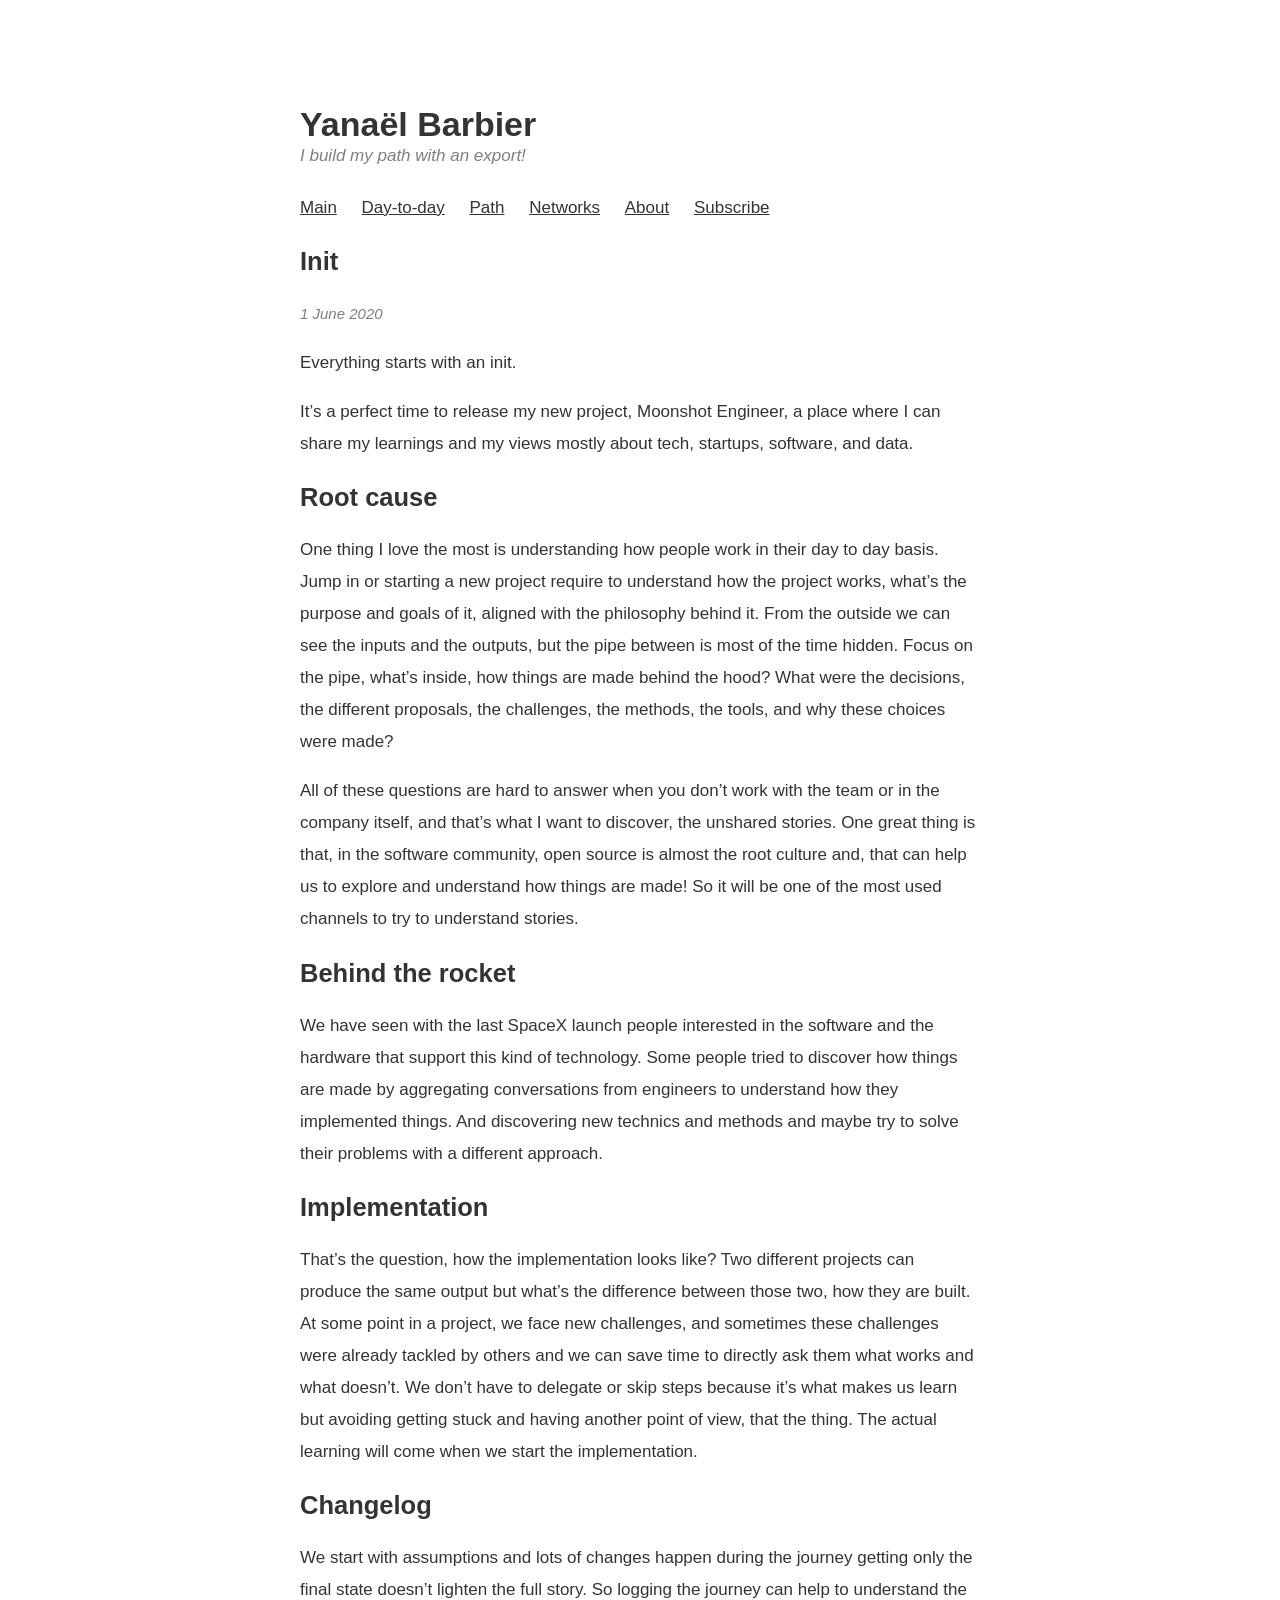
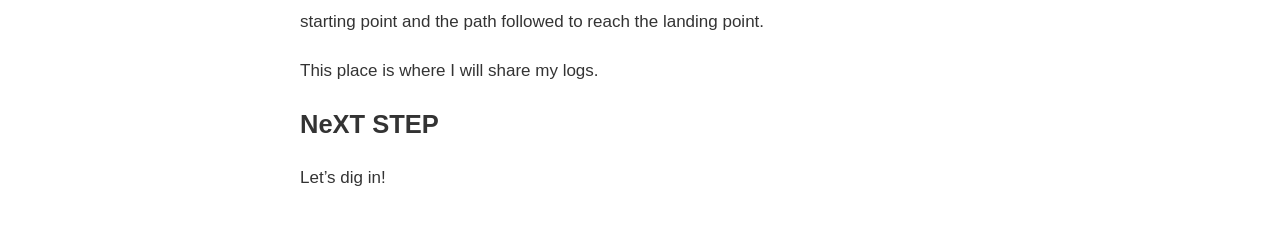
<file: articles/init/index.html>
<!doctype html><html><meta name=viewport content="width=device-width,initial-scale=1"><style>@media not all and (prefers-color-scheme:dark){.bg{color:#fe640b;background-color:#eff1f5}.chroma{color:#fe640b;background-color:#eff1f5}.chroma .x{}.chroma .err{color:#d20f39}.chroma .cl{}.chroma .lnlinks{outline:none;text-decoration:none;color:inherit}.chroma .lntd{vertical-align:top;padding:0;margin:0;border:0}.chroma .lntable{border-spacing:0;padding:0;margin:0;border:0}.chroma .hl{background-color:#ffc}.chroma .lnt{white-space:pre;-webkit-user-select:none;user-select:none;margin-right:.4em;padding:0 .4em;color:#feb185}.chroma .ln{white-space:pre;-webkit-user-select:none;user-select:none;margin-right:.4em;padding:0 .4em;color:#feb185}.chroma .line{display:flex}.chroma .k{color:#8839ef}.chroma .kc{color:#8839ef;font-style:italic}.chroma .kd{color:#8839ef}.chroma .kn{color:#8839ef}.chroma .kp{color:#8839ef;font-weight:700}.chroma .kr{color:#8839ef}.chroma .kt{color:#df8e1d}.chroma .n{color:#7287fd}.chroma .na{color:#df8e1d}.chroma .nb{font-style:italic}.chroma .bp{color:#7287fd}.chroma .nc{color:#df8e1d}.chroma .no{color:#df8e1d}.chroma .nd{color:#ea76cb}.chroma .ni{color:#ea76cb}.chroma .ne{color:#e64553}.chroma .nf{color:#04a5e5}.chroma .fm{color:#7287fd}.chroma .nl{color:#df8e1d}.chroma .nn{color:#df8e1d}.chroma .nx{}.chroma .py{color:#7287fd}.chroma .nt{color:#8839ef}.chroma .nv{}.chroma .vc{color:#7287fd}.chroma .vg{color:#7287fd}.chroma .vi{color:#7287fd}.chroma .vm{color:#7287fd}.chroma .l{}.chroma .ld{}.chroma .s{color:#40a02b}.chroma .sa{color:#40a02b}.chroma .sb{color:#40a02b}.chroma .sc{color:#40a02b}.chroma .dl{color:#40a02b}.chroma .sd{color:#40a02b}.chroma .s2{color:#40a02b}.chroma .se{color:#1e66f5}.chroma .sh{color:#40a02b}.chroma .si{color:#40a02b}.chroma .sx{color:#40a02b}.chroma .sr{color:#1e66f5}.chroma .s1{color:#40a02b}.chroma .ss{color:#40a02b}.chroma .m{}.chroma .mb{}.chroma .mf{}.chroma .mh{}.chroma .mi{}.chroma .il{}.chroma .mo{}.chroma .o{color:#04a5e5}.chroma .ow{color:#04a5e5;font-weight:700}.chroma .p{color:#4c4f69}.chroma .c{color:#acb0be;font-style:italic}.chroma .ch{color:#acb0be;font-style:italic}.chroma .cm{color:#acb0be;font-style:italic}.chroma .c1{color:#acb0be;font-style:italic}.chroma .cs{color:#acb0be;font-style:italic}.chroma .cp{color:#1e66f5;font-style:italic}.chroma .cpf{color:#1e66f5;font-style:italic}.chroma .g{}.chroma .gd{color:#e64553}.chroma .ge{font-style:italic}.chroma .gr{color:#e64553}.chroma .gh{color:#04a5e5;font-weight:700}.chroma .gi{color:#40a02b}.chroma .go{}.chroma .gp{color:#9ca0b0;font-weight:700}.chroma .gs{font-weight:700}.chroma .gu{color:#04a5e5;font-weight:700}.chroma .gt{color:#e64553}.chroma .gl{}.chroma .w{color:#ccd0da}}@media(prefers-color-scheme:dark){.bg{color:#d8dee9;background-color:#2e3440}.chroma{color:#d8dee9;background-color:#2e3440}.chroma .x{}.chroma .err{color:#bf616a}.chroma .cl{}.chroma .lnlinks{outline:none;text-decoration:none;color:inherit}.chroma .lntd{vertical-align:top;padding:0;margin:0;border:0}.chroma .lntable{border-spacing:0;padding:0;margin:0;border:0}.chroma .hl{background-color:#ffc}.chroma .lnt{white-space:pre;-webkit-user-select:none;user-select:none;margin-right:.4em;padding:0 .4em;color:#6c6f74}.chroma .ln{white-space:pre;-webkit-user-select:none;user-select:none;margin-right:.4em;padding:0 .4em;color:#6c6f74}.chroma .line{display:flex}.chroma .k{color:#81a1c1;font-weight:700}.chroma .kc{color:#81a1c1;font-weight:700}.chroma .kd{color:#81a1c1;font-weight:700}.chroma .kn{color:#81a1c1;font-weight:700}.chroma .kp{color:#81a1c1}.chroma .kr{color:#81a1c1;font-weight:700}.chroma .kt{color:#81a1c1}.chroma .n{}.chroma .na{color:#8fbcbb}.chroma .nb{color:#81a1c1}.chroma .bp{}.chroma .nc{color:#8fbcbb}.chroma .no{color:#8fbcbb}.chroma .nd{color:#d08770}.chroma .ni{color:#d08770}.chroma .ne{color:#bf616a}.chroma .nf{color:#88c0d0}.chroma .fm{}.chroma .nl{color:#8fbcbb}.chroma .nn{color:#8fbcbb}.chroma .nx{}.chroma .py{color:#8fbcbb}.chroma .nt{color:#81a1c1}.chroma .nv{}.chroma .vc{}.chroma .vg{}.chroma .vi{}.chroma .vm{}.chroma .l{}.chroma .ld{}.chroma .s{color:#a3be8c}.chroma .sa{color:#a3be8c}.chroma .sb{color:#a3be8c}.chroma .sc{color:#a3be8c}.chroma .dl{color:#a3be8c}.chroma .sd{color:#616e87}.chroma .s2{color:#a3be8c}.chroma .se{color:#ebcb8b}.chroma .sh{color:#a3be8c}.chroma .si{color:#a3be8c}.chroma .sx{color:#a3be8c}.chroma .sr{color:#ebcb8b}.chroma .s1{color:#a3be8c}.chroma .ss{color:#a3be8c}.chroma .m{color:#b48ead}.chroma .mb{color:#b48ead}.chroma .mf{color:#b48ead}.chroma .mh{color:#b48ead}.chroma .mi{color:#b48ead}.chroma .il{color:#b48ead}.chroma .mo{color:#b48ead}.chroma .o{color:#81a1c1}.chroma .ow{color:#81a1c1;font-weight:700}.chroma .p{color:#eceff4}.chroma .c{color:#616e87;font-style:italic}.chroma .ch{color:#616e87;font-style:italic}.chroma .cm{color:#616e87;font-style:italic}.chroma .c1{color:#616e87;font-style:italic}.chroma .cs{color:#616e87;font-style:italic}.chroma .cp{color:#5e81ac;font-style:italic}.chroma .cpf{color:#5e81ac;font-style:italic}.chroma .g{}.chroma .gd{color:#bf616a}.chroma .ge{font-style:italic}.chroma .gr{color:#bf616a}.chroma .gh{color:#88c0d0;font-weight:700}.chroma .gi{color:#a3be8c}.chroma .go{}.chroma .gp{color:#4c566a;font-weight:700}.chroma .gs{font-weight:700}.chroma .gu{color:#88c0d0;font-weight:700}.chroma .gt{color:#bf616a}.chroma .gl{}.chroma .w{}}html{overflow-y:scroll}body{margin-top:0;margin-bottom:0;margin-left:auto;margin-right:auto;max-width:680px;font-size:17px;line-height:32px;padding:5em 2em 2em;font-family:-apple-system,BlinkMacSystemFont,helvetica neue,Helvetica,Arial,sans-serif}body{color:rgb(0,0,0,.8);background-color:#fff}.meta-day-to-day{color:rgba(0,0,0,.5)}.meta-date{color:rgba(0,0,0,.5)}.subtitle{color:rgba(0,0,0,.5)}a{color:inherit;text-decoration:none;outline:none}a:active{outline:none}a:hover{text-decoration:underline;outline:none}article a{text-decoration:underline}article a:hover{color:rgba(0,0,0,.5);text-decoration:underline}nav a{text-decoration:underline}nav a:hover{color:rgba(0,0,0,.5)}.meta-day-to-day{font-size:15px;font-style:italic}.meta-date{font-size:15px;font-style:italic}.previous-title{margin-bottom:0}.previous-title a{text-decoration:none}.read-more{font-weight:700;font-style:italic}nav span{margin-right:20px}.title{margin-bottom:0}.subtitle{display:block;margin-top:0;margin-bottom:20px;font-style:italic}@media screen and (prefers-color-scheme:dark){body{color:rgba(255,255,255,.7);background-color:#0e2439}.meta-day-to-day{color:rgba(255,255,255,.5)}.meta-date{color:rgba(255,255,255,.5)}.subtitle{color:rgba(255,255,255,.5)}article a:hover{color:rgba(255,255,255,.5)}nav a:hover{color:rgba(255,255,255,.5)}}pre,pre code{-webkit-text-size-adjust:100%;text-size-adjust:100%}pre{overflow:auto;font-family:sfmono-regular,Consolas,liberation mono,Menlo,monospace;font-size:14px;line-height:1.6;padding:20px;tab-size:4}pre code{font:inherit}.highlight{--code-bg:#eff1f5;--code-border:#ccd0da;--code-text:#4c4f69;--code-muted:#6c6f85;--code-name:#1e66f5;position:relative;margin:24px 0;border:1px solid var(--code-border);border-radius:8px;background:var(--code-bg);color:var(--code-text);overflow:hidden}.highlight pre{margin:0;color:inherit;background:0 0}.highlight:has(.code-toolbar) pre{padding-top:24px}.code-toolbar{position:absolute;top:2px;right:12px;display:flex;align-items:center;gap:8px;color:var(--code-muted);font-size:10px;line-height:1.5}.code-language{letter-spacing:.04em}.code-copy{font:inherit;color:inherit;background:0 0;border:1px solid transparent;border-radius:4px;padding:2px 6px;cursor:pointer}.code-copy:hover,.code-copy:focus-visible{color:var(--code-text);border-color:var(--code-border)}.code-copy:focus-visible{outline:2px solid var(--code-name);outline-offset:2px}.code-copy-status{position:absolute;width:1px;height:1px;padding:0;margin:-1px;overflow:hidden;clip-path:inset(50%);white-space:nowrap}@media(prefers-color-scheme:dark){.highlight{--code-bg:#2e3440;--code-border:#434c5e;--code-text:#d8dee9;--code-muted:#a0b3c6;--code-name:#80d4ed}}@media(max-width:768px){.highlight pre{padding:16px}}img{width:calc(100% + 12em);margin-left:-6em;margin-right:-6em}@media screen and (max-width:768px){img{width:100vw;margin-left:calc(-50vw + 50%);margin-right:calc(-50vw + 50%)}}</style><script src=/js/code-blocks.min.7286d5c71050bc5d2af111178aa888ce7792285cd1d802fe6c5d8c03839bf7bc.js defer></script><body><div><h1 class=title><a href=https://yanael.io/>Yanaël Barbier</a></h1><span class=subtitle>I build my path with an export!</span><nav><span><a href=/>Main</a>
</span><span><a href=/days/>Day-to-day</a>
</span><span><a href=/path/>Path</a>
</span><span><a href=/networks/>Networks</a>
</span><span><a href=/about/>About</a>
</span><span><a href=/subscribe/>Subscribe</a></span></nav></div><main><article><header><h2>Init</h2><div class=meta-date><time datetime=2020-06-01T00:00:00Z>1 June 2020</time></div></header><p>Everything starts with an init.</p><p>It&rsquo;s a perfect time to release my new project, Moonshot Engineer, a place where I can share my learnings and my views mostly about tech, startups, software, and data.</p><h2 id=root-cause>Root cause</h2><p>One thing I love the most is understanding how people work in their day to day basis. Jump in or starting a new project require to understand how the project works, what’s the purpose and goals of it, aligned with the philosophy behind it. From the outside we can see the inputs and the outputs, but the pipe between is most of the time hidden. Focus on the pipe, what’s inside, how things are made behind the hood? What were the decisions, the different proposals, the challenges, the methods, the tools, and why these choices were made?</p><p>All of these questions are hard to answer when you don&rsquo;t work with the team or in the company itself, and that&rsquo;s what I want to discover, the unshared stories. One great thing is that, in the software community, open source is almost the root culture and, that can help us to explore and understand how things are made! So it will be one of the most used channels to try to understand stories.</p><h2 id=behind-the-rocket>Behind the rocket</h2><p>We have seen with the last SpaceX launch people interested in the software and the hardware that support this kind of technology. Some people tried to discover how things are made by aggregating conversations from engineers to understand how they implemented things. And discovering new technics and methods and maybe try to solve their problems with a different approach.</p><h2 id=implementation>Implementation</h2><p>That’s the question, how the implementation looks like? Two different projects can produce the same output but what’s the difference between those two, how they are built. At some point in a project, we face new challenges, and sometimes these challenges were already tackled by others and we can save time to directly ask them what works and what doesn’t. We don’t have to delegate or skip steps because it’s what makes us learn but avoiding getting stuck and having another point of view, that the thing. The actual learning will come when we start the implementation.</p><h2 id=changelog>Changelog</h2><p>We start with assumptions and lots of changes happen during the journey getting only the final state doesn’t lighten the full story. So logging the journey can help to understand the starting point and the path followed to reach the landing point.</p><p>This place is where I will share my logs.</p><h2 id=next-step>NeXT STEP</h2><p>Let&rsquo;s dig in!</p></article></main></body></html>
</file>
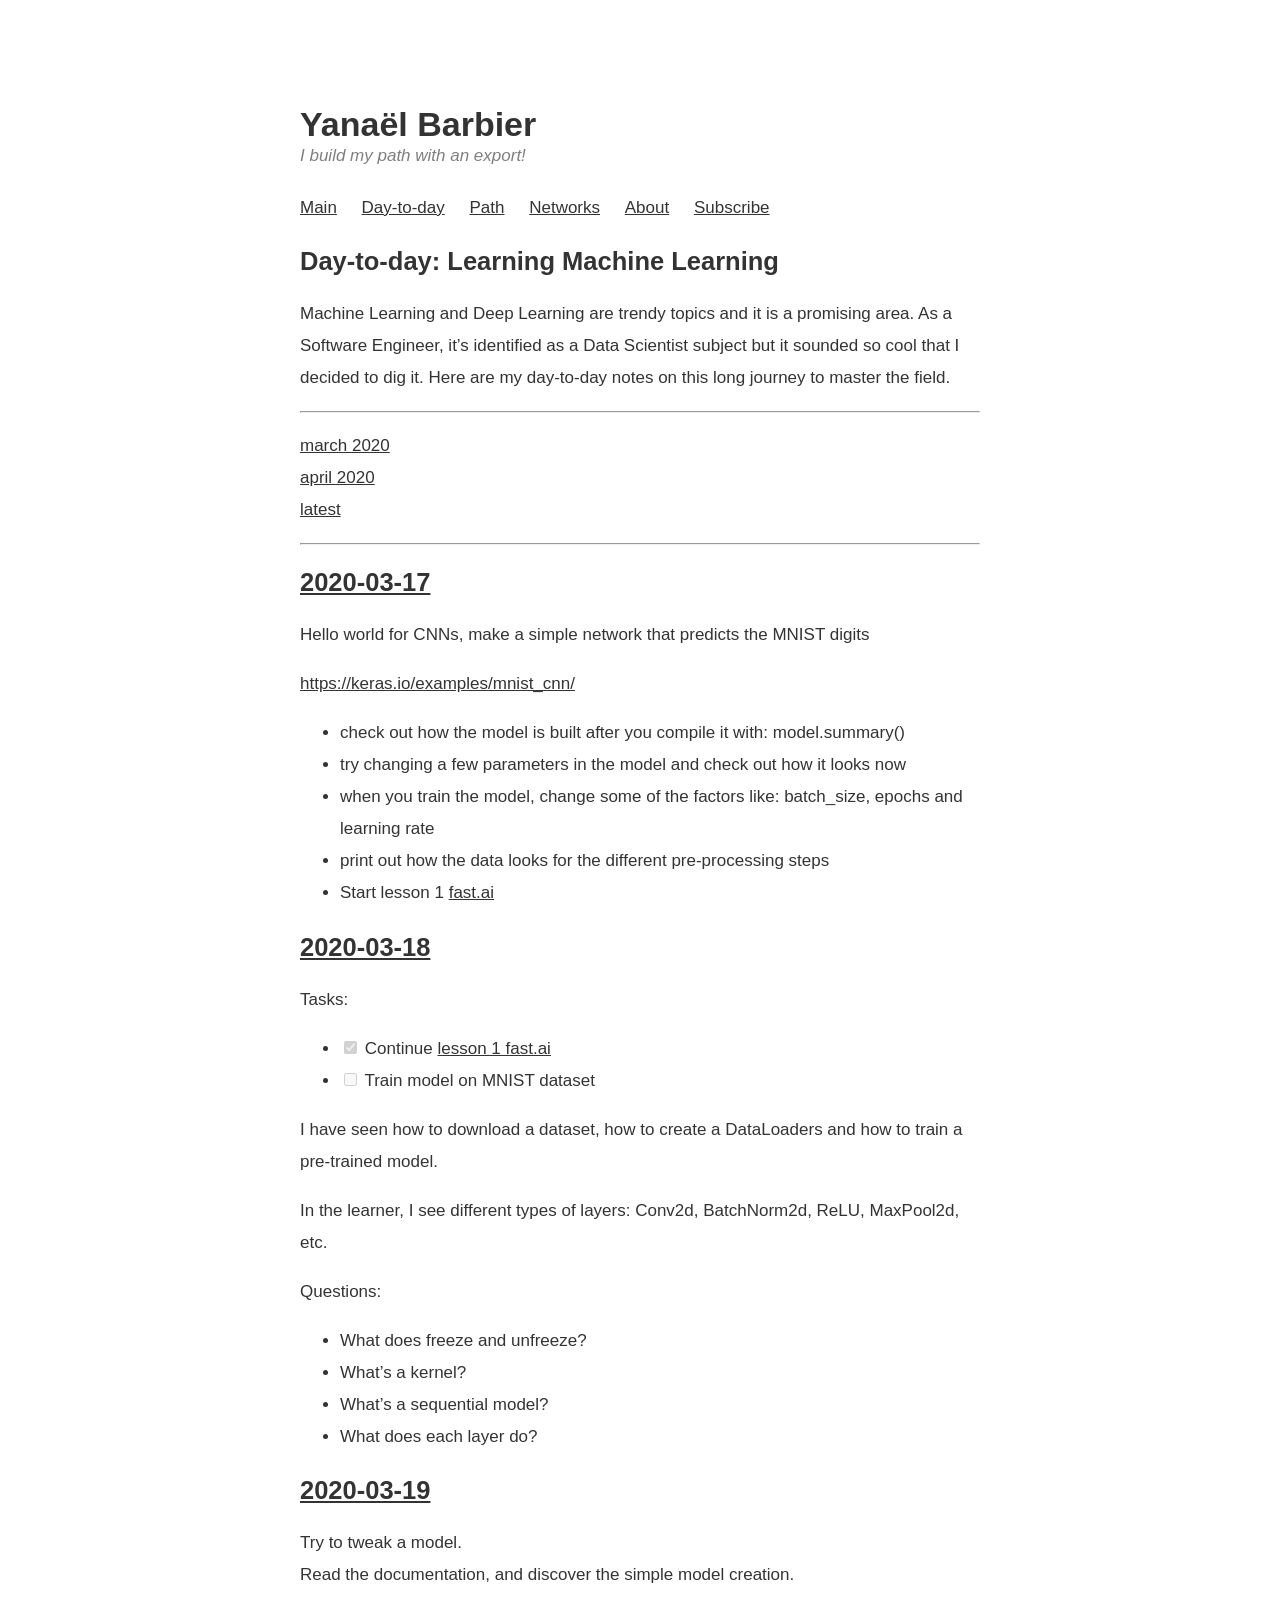
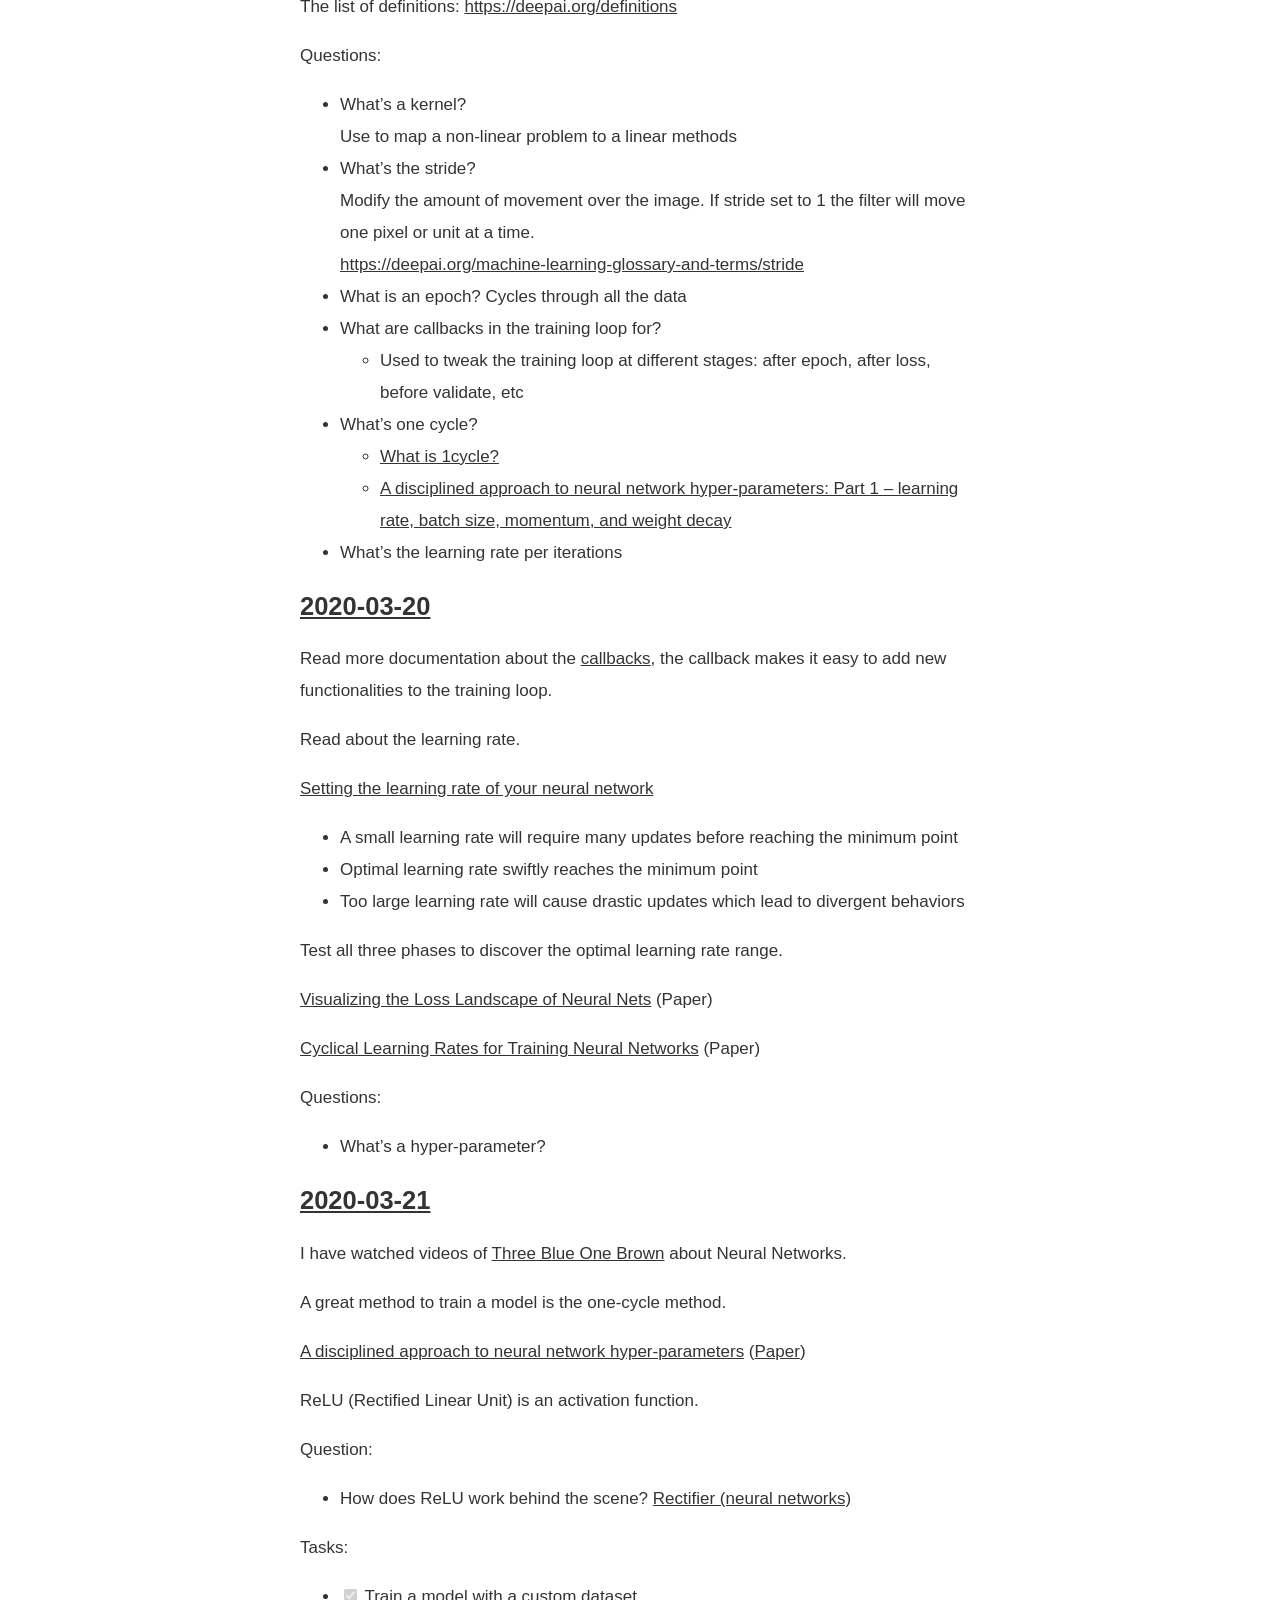
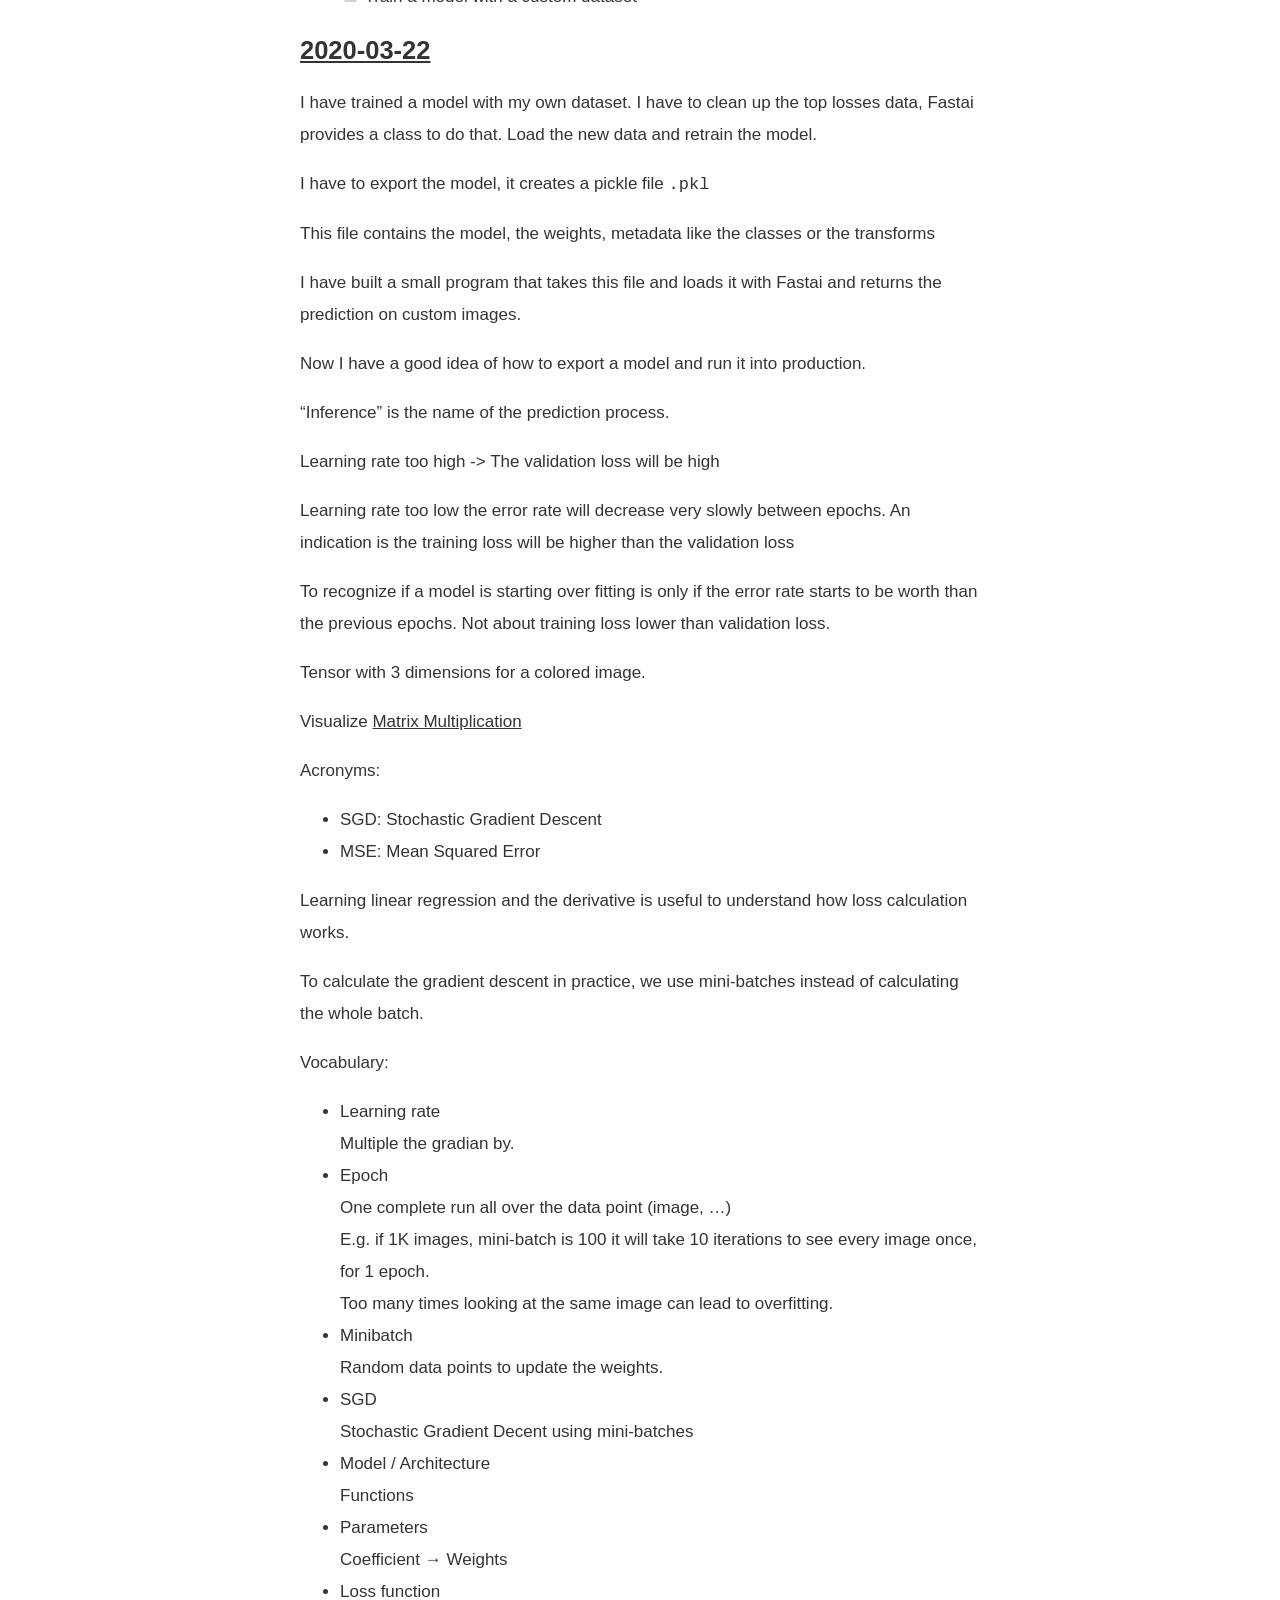
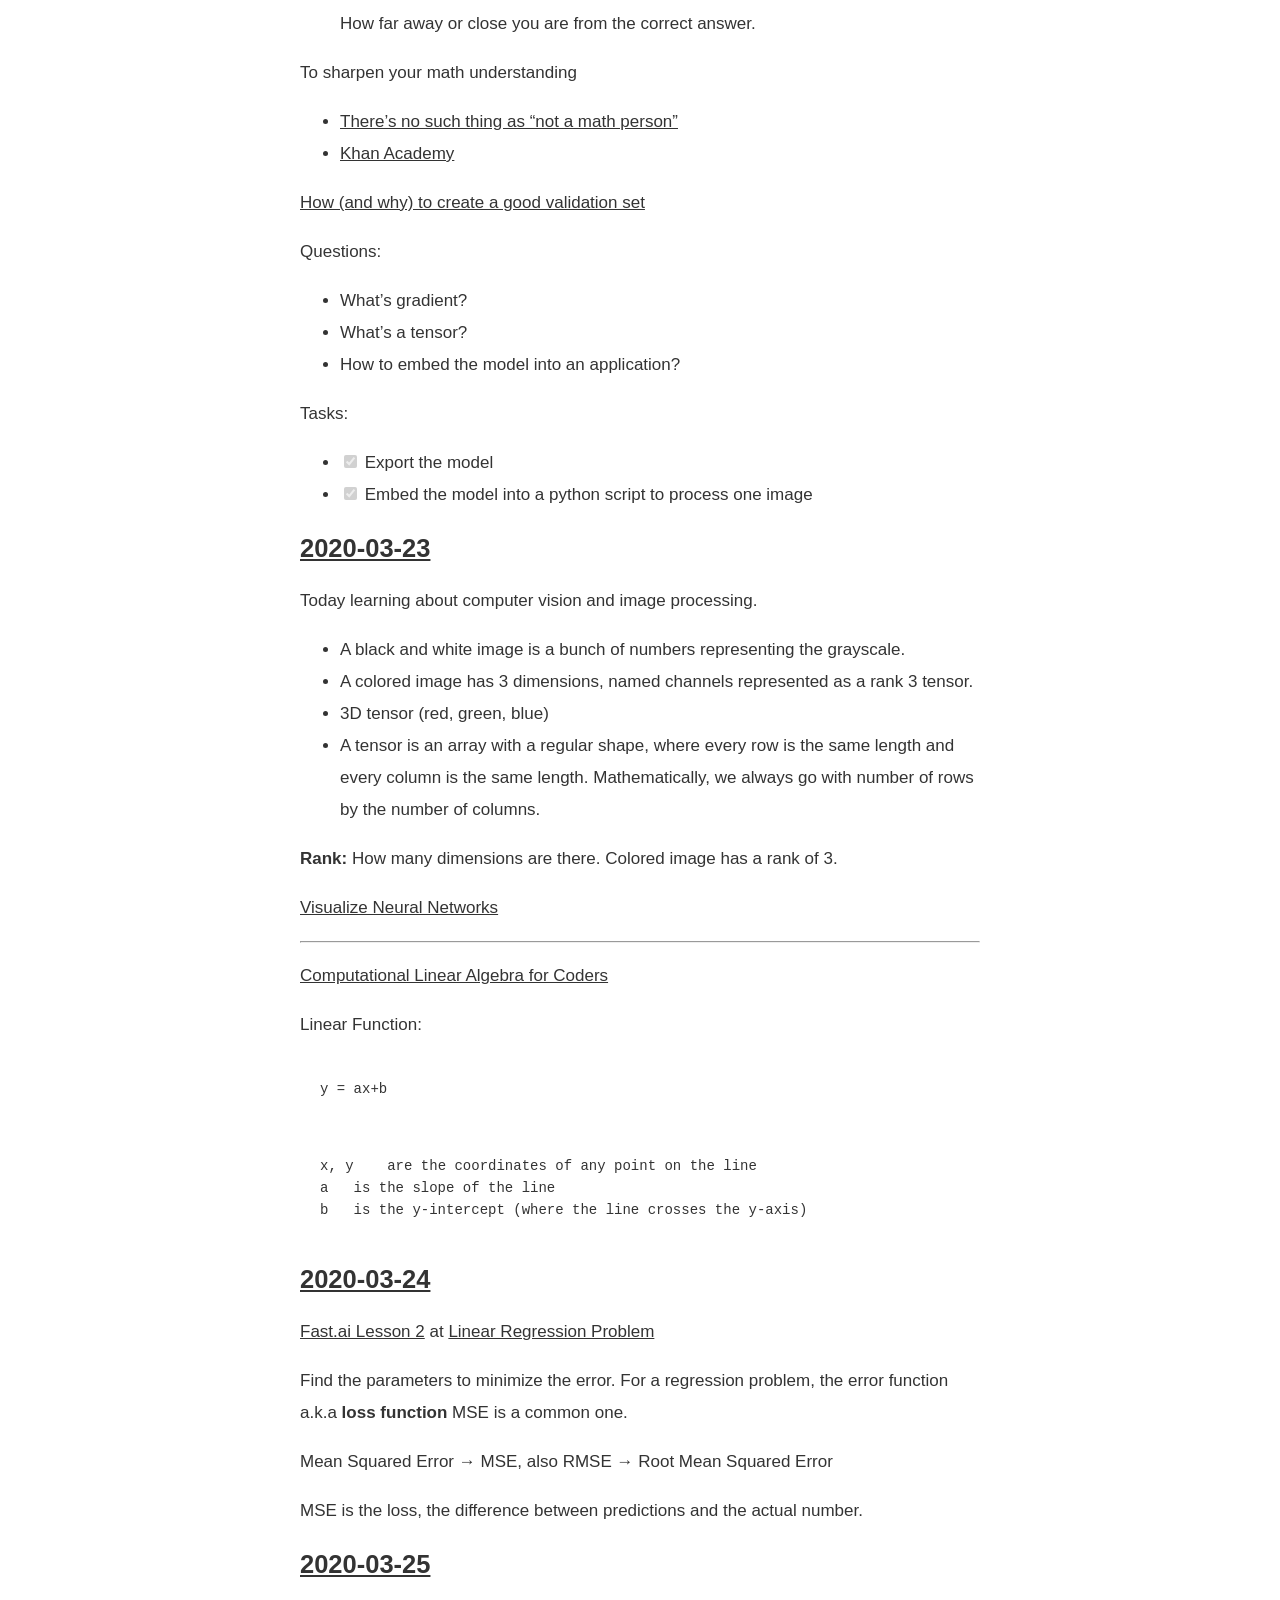
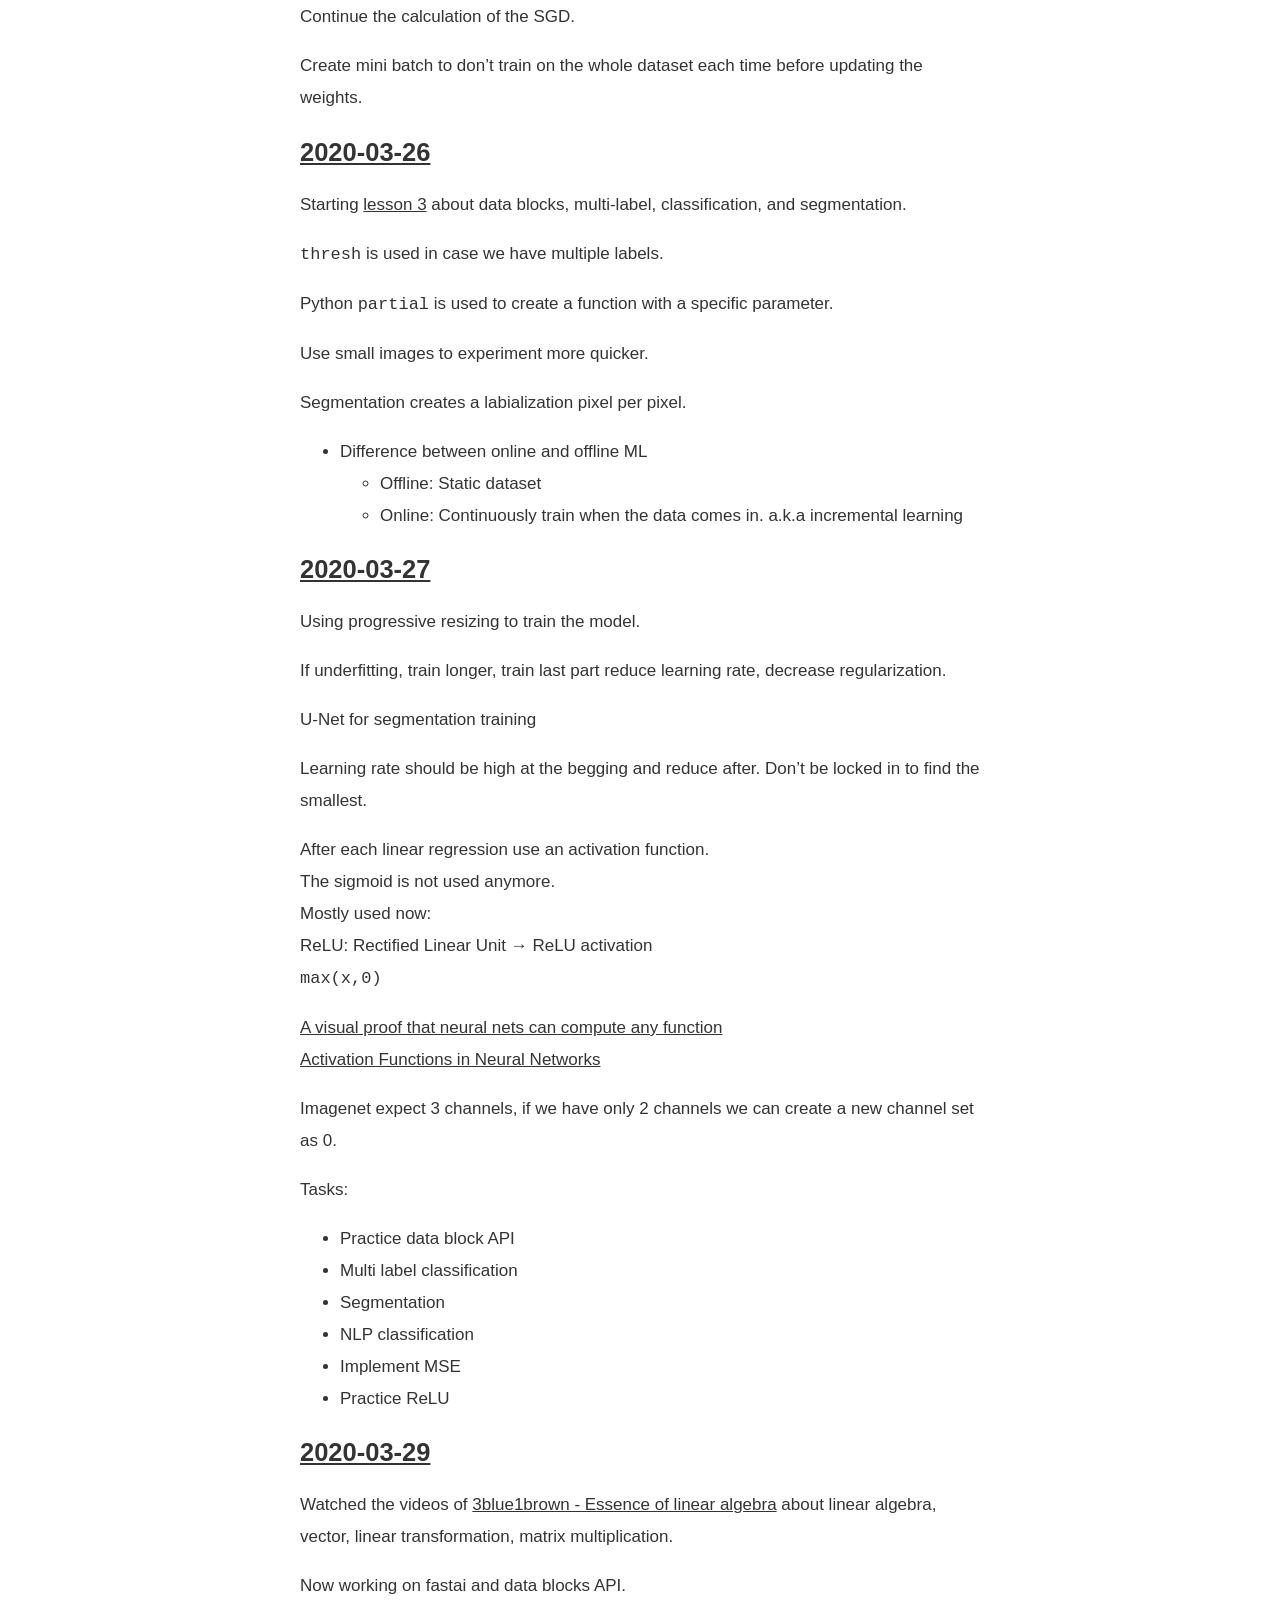
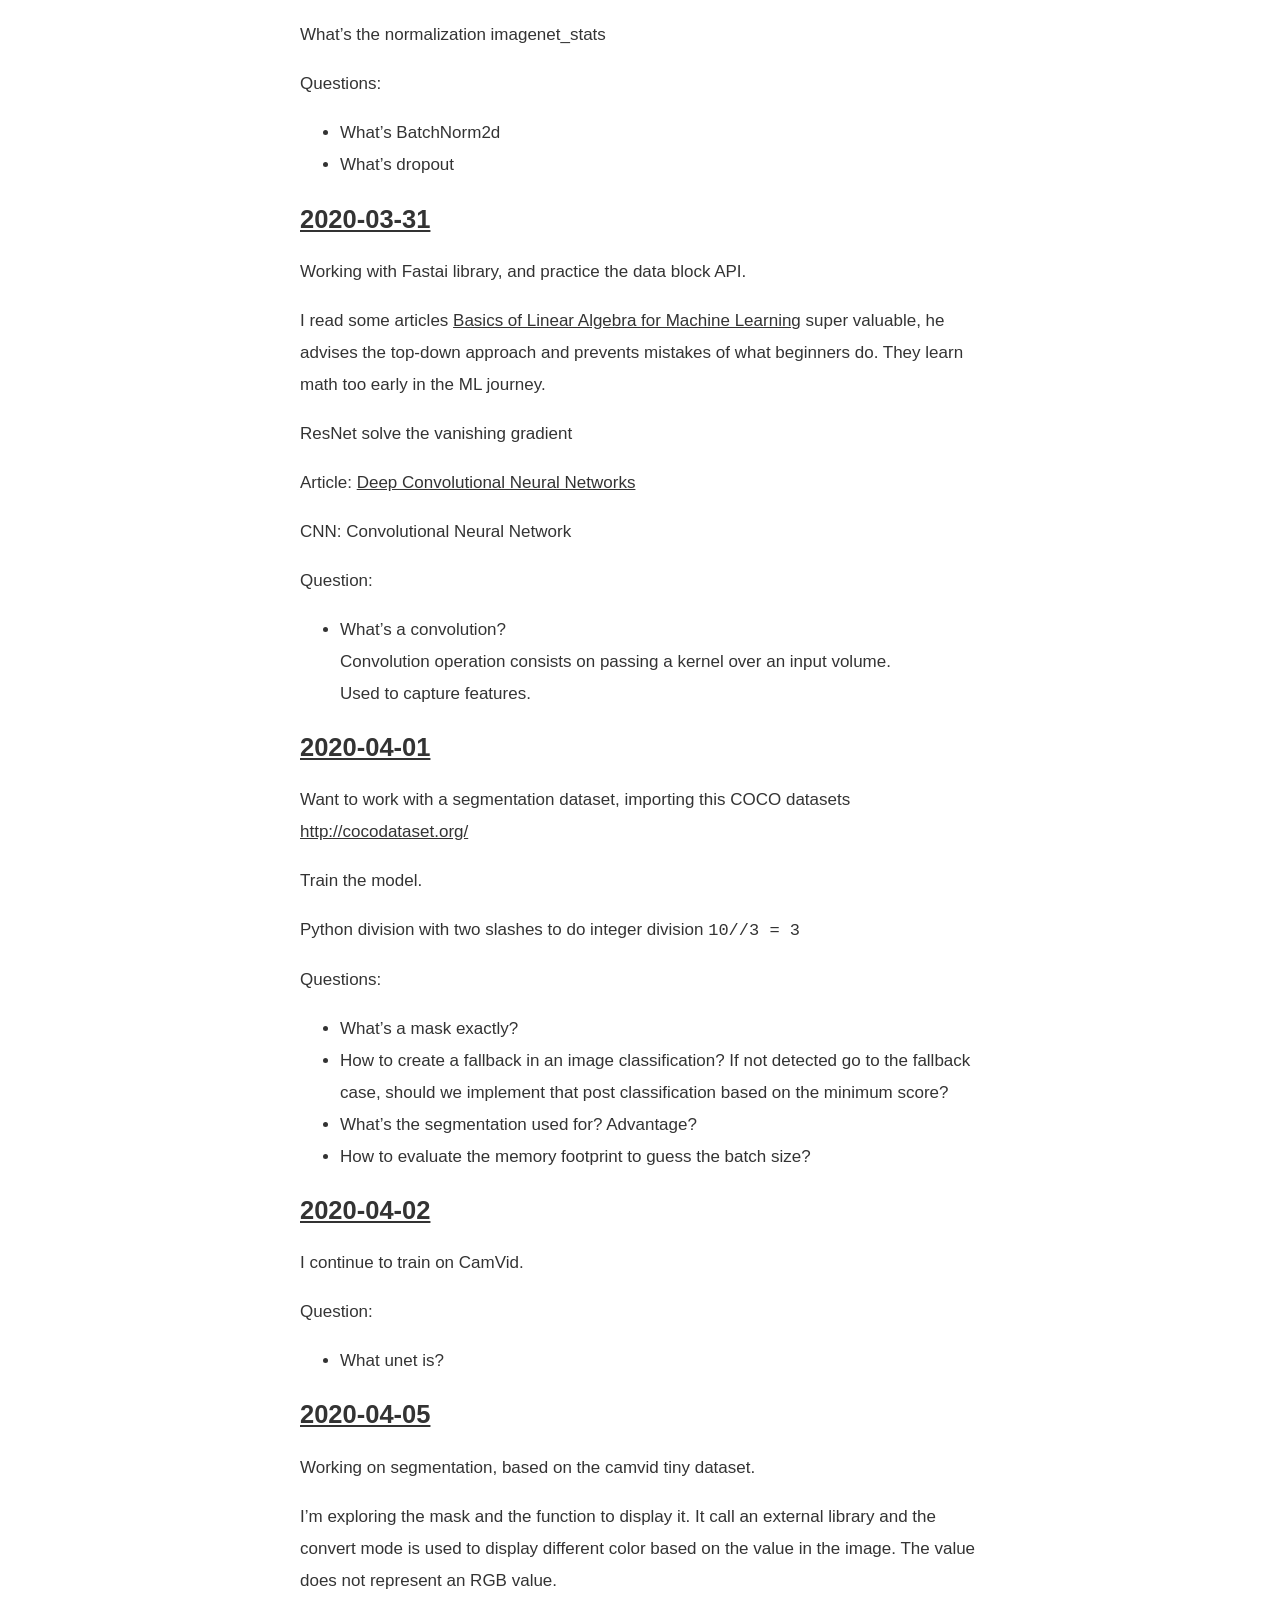
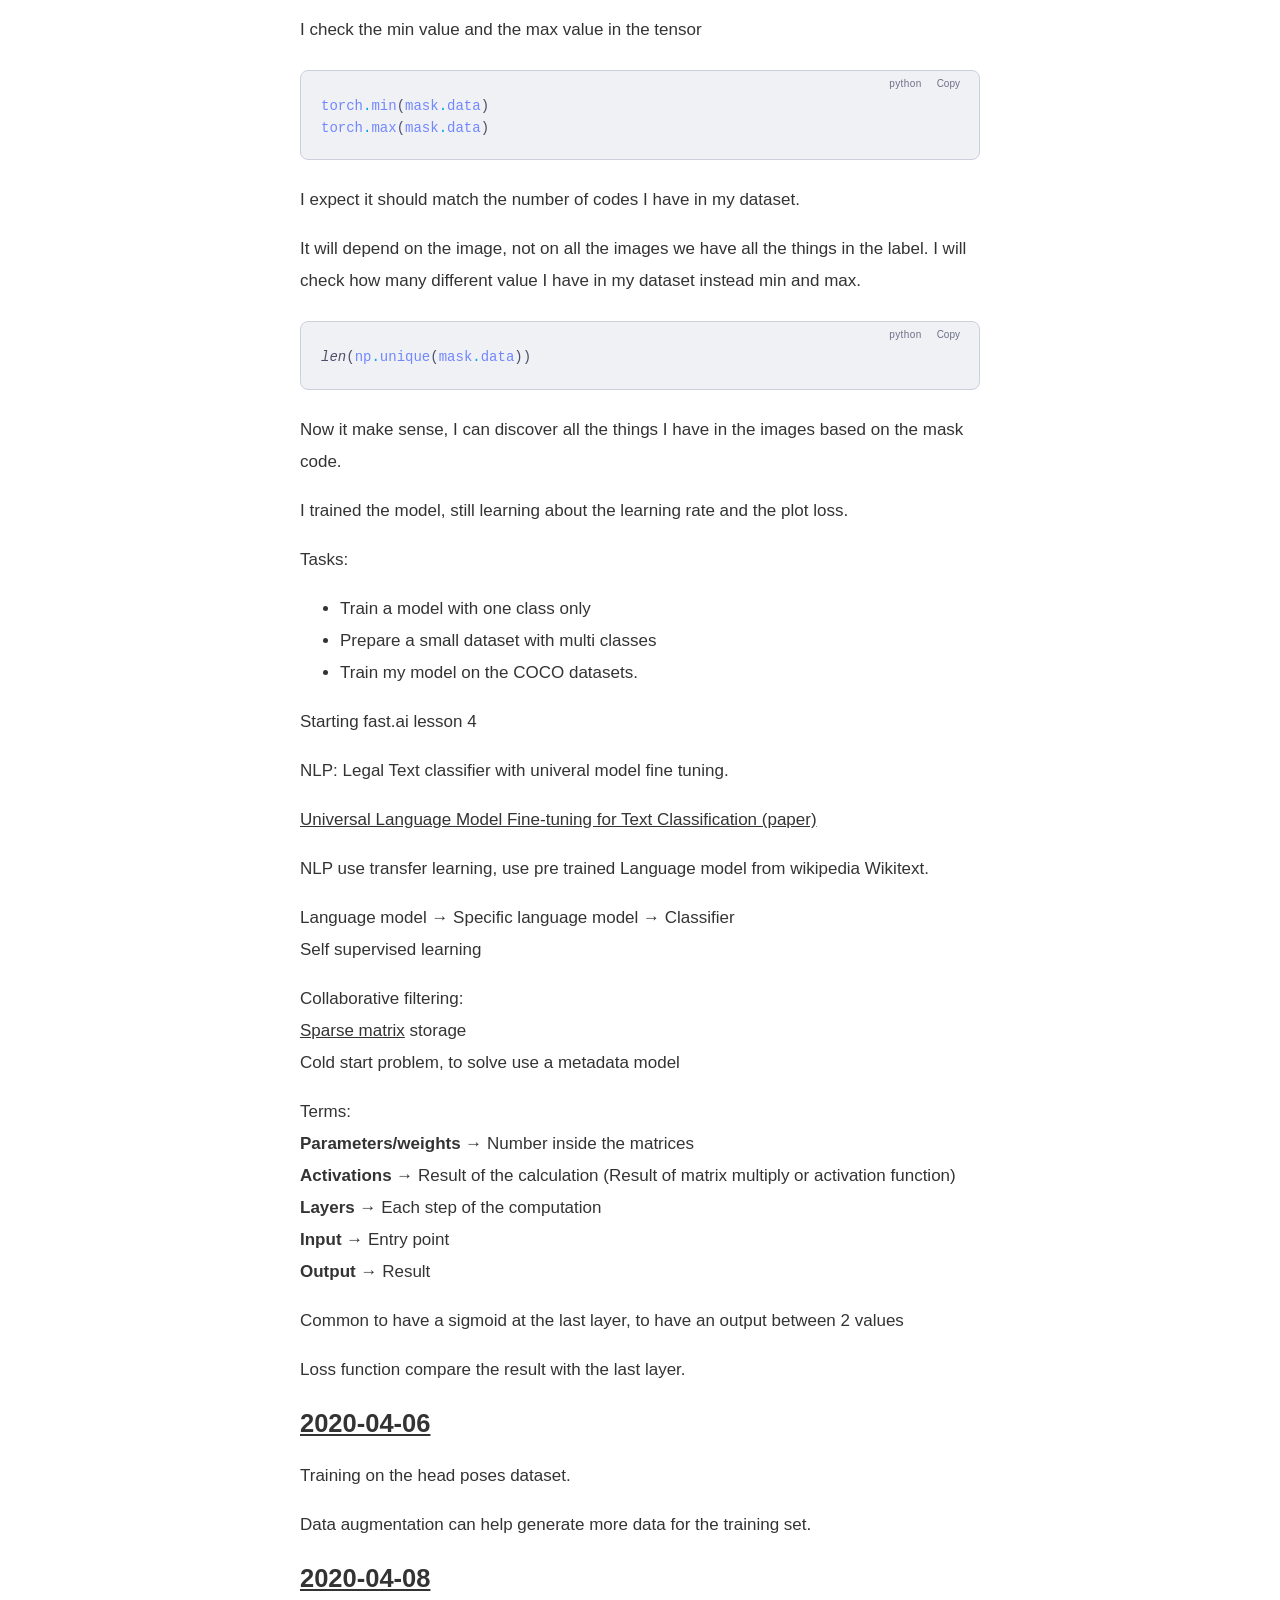
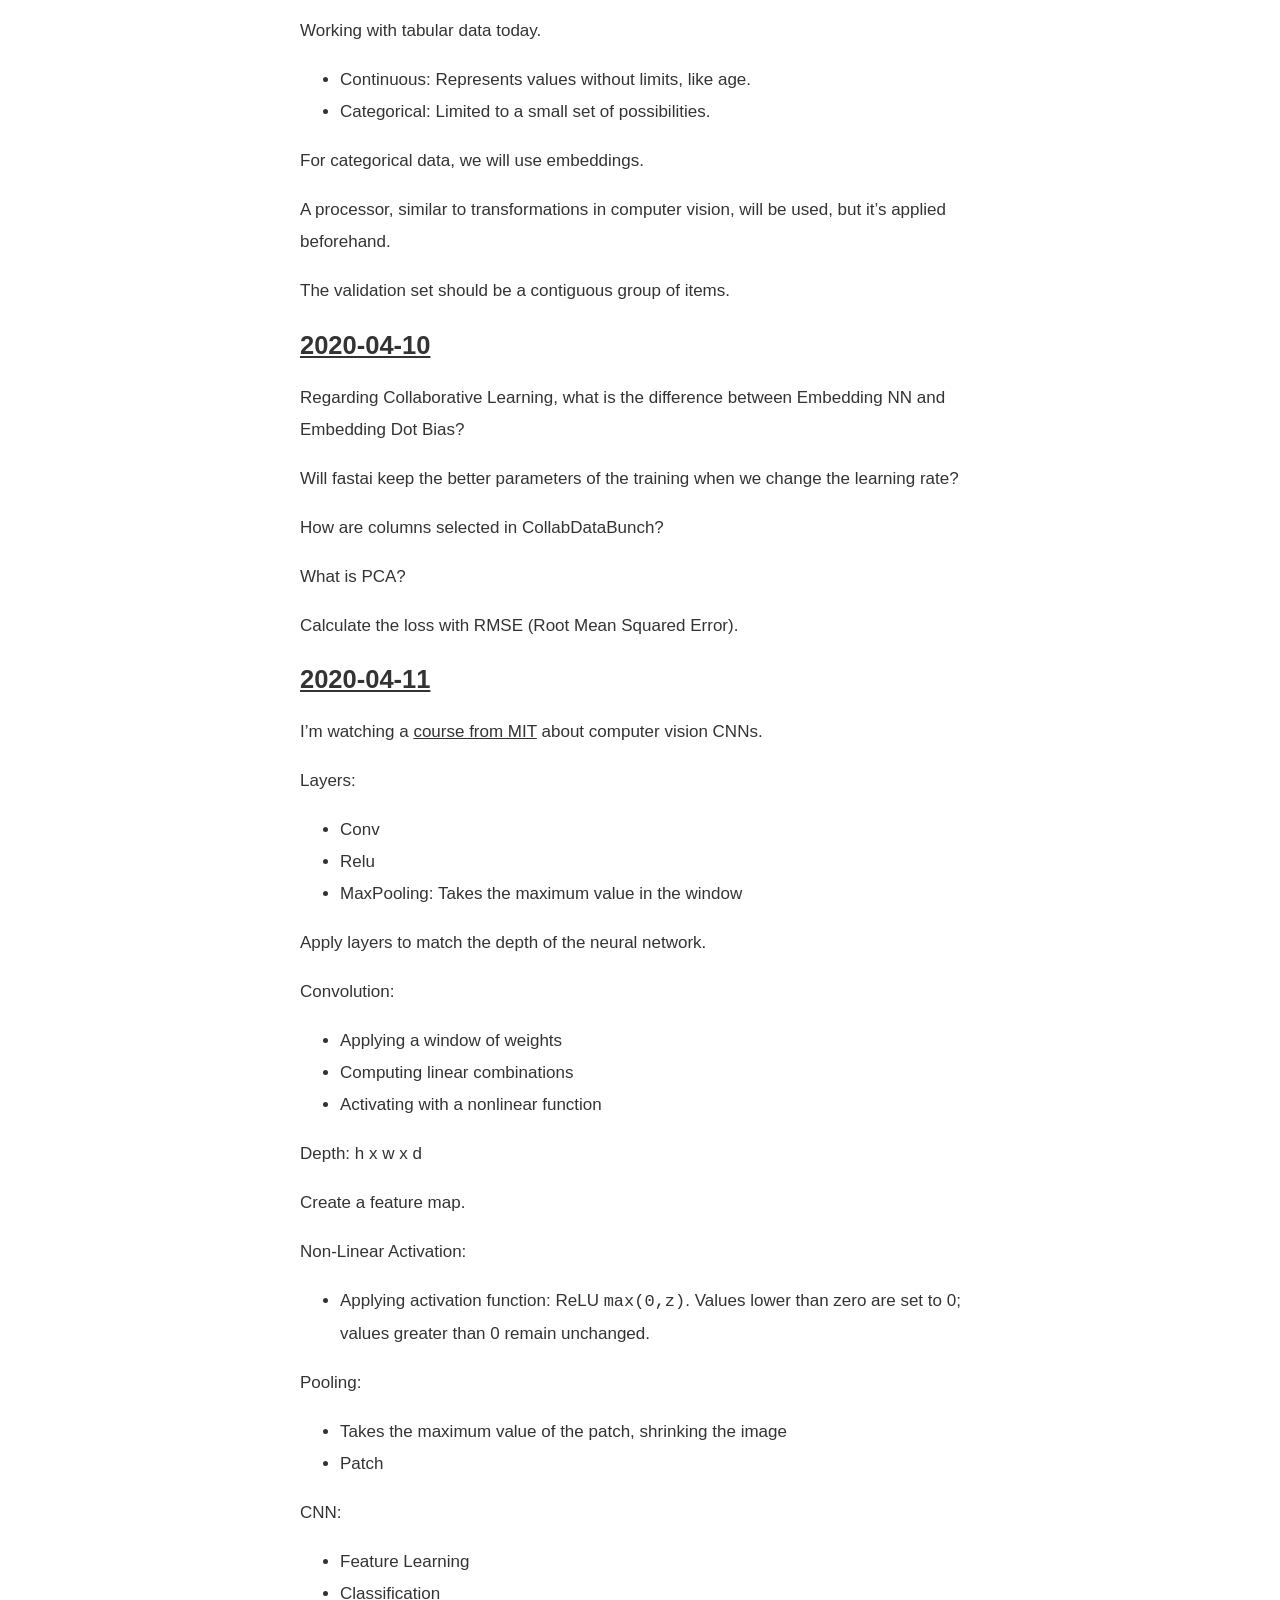
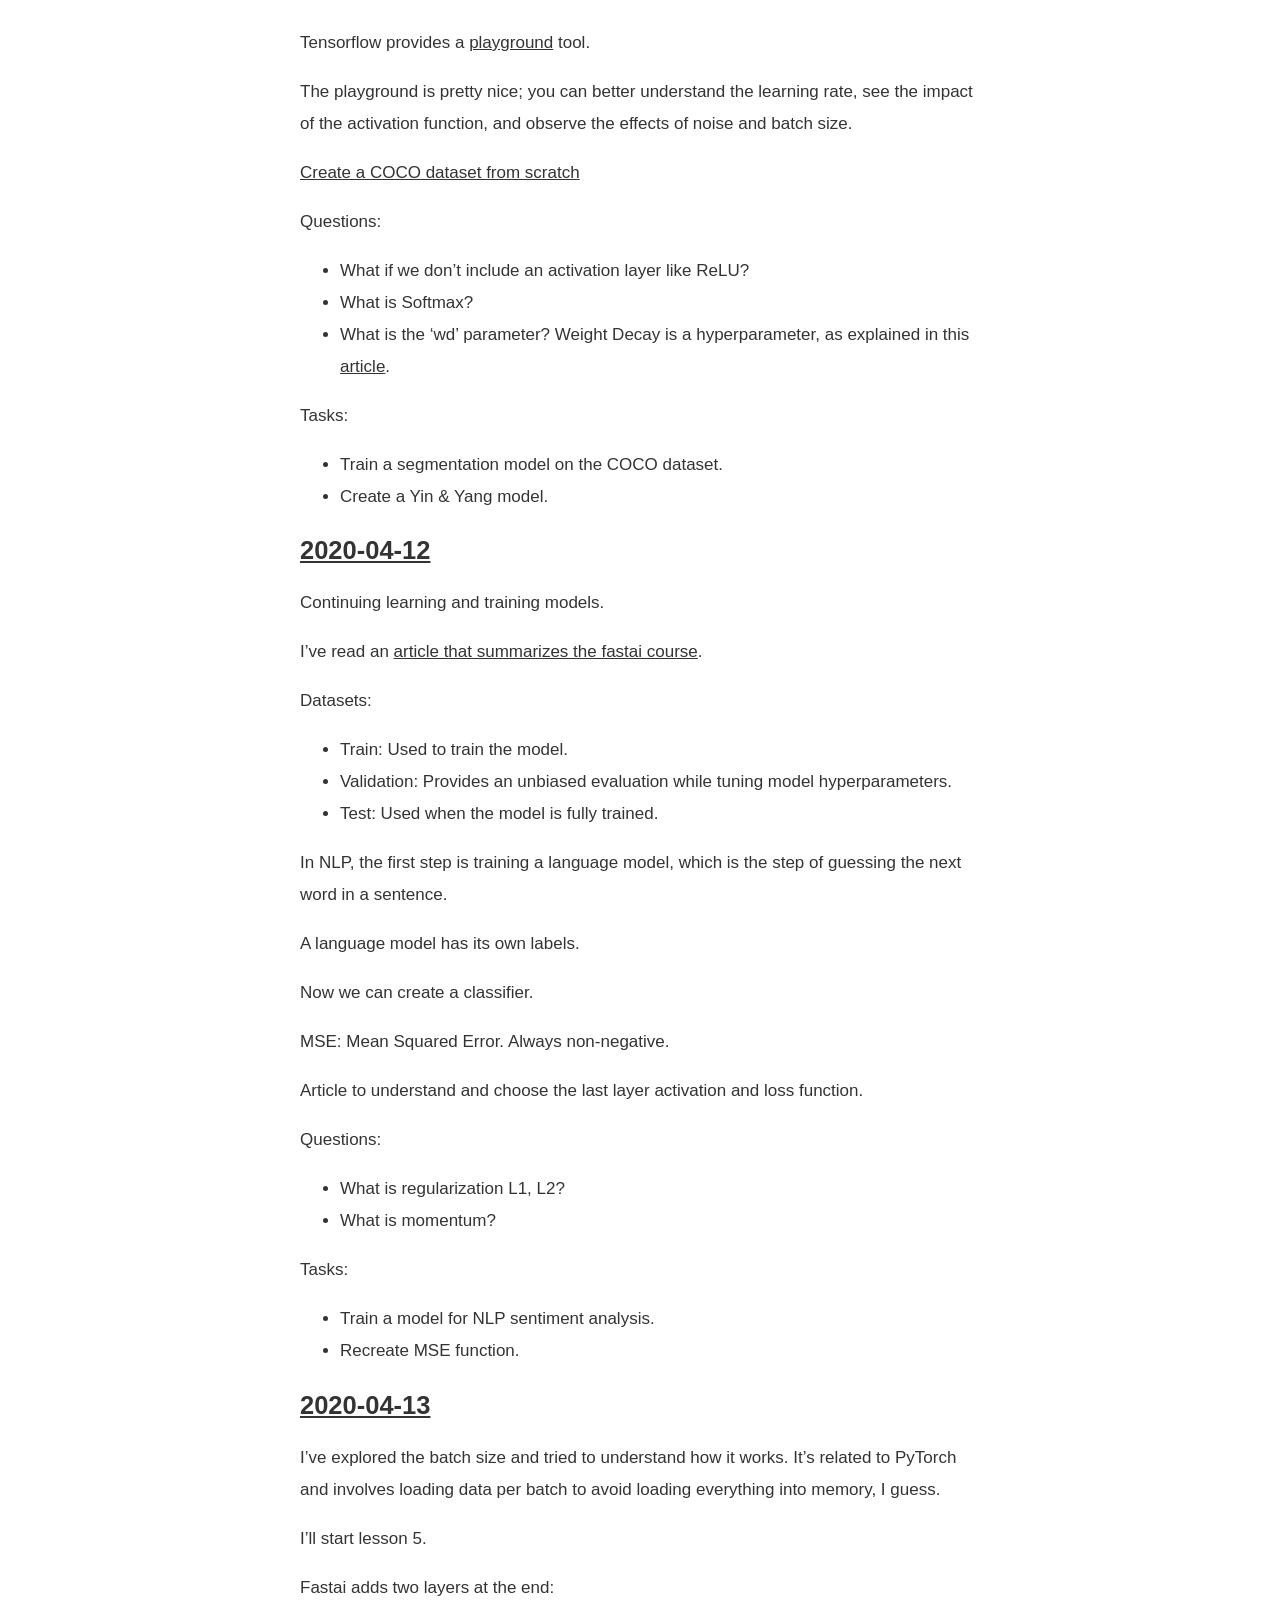
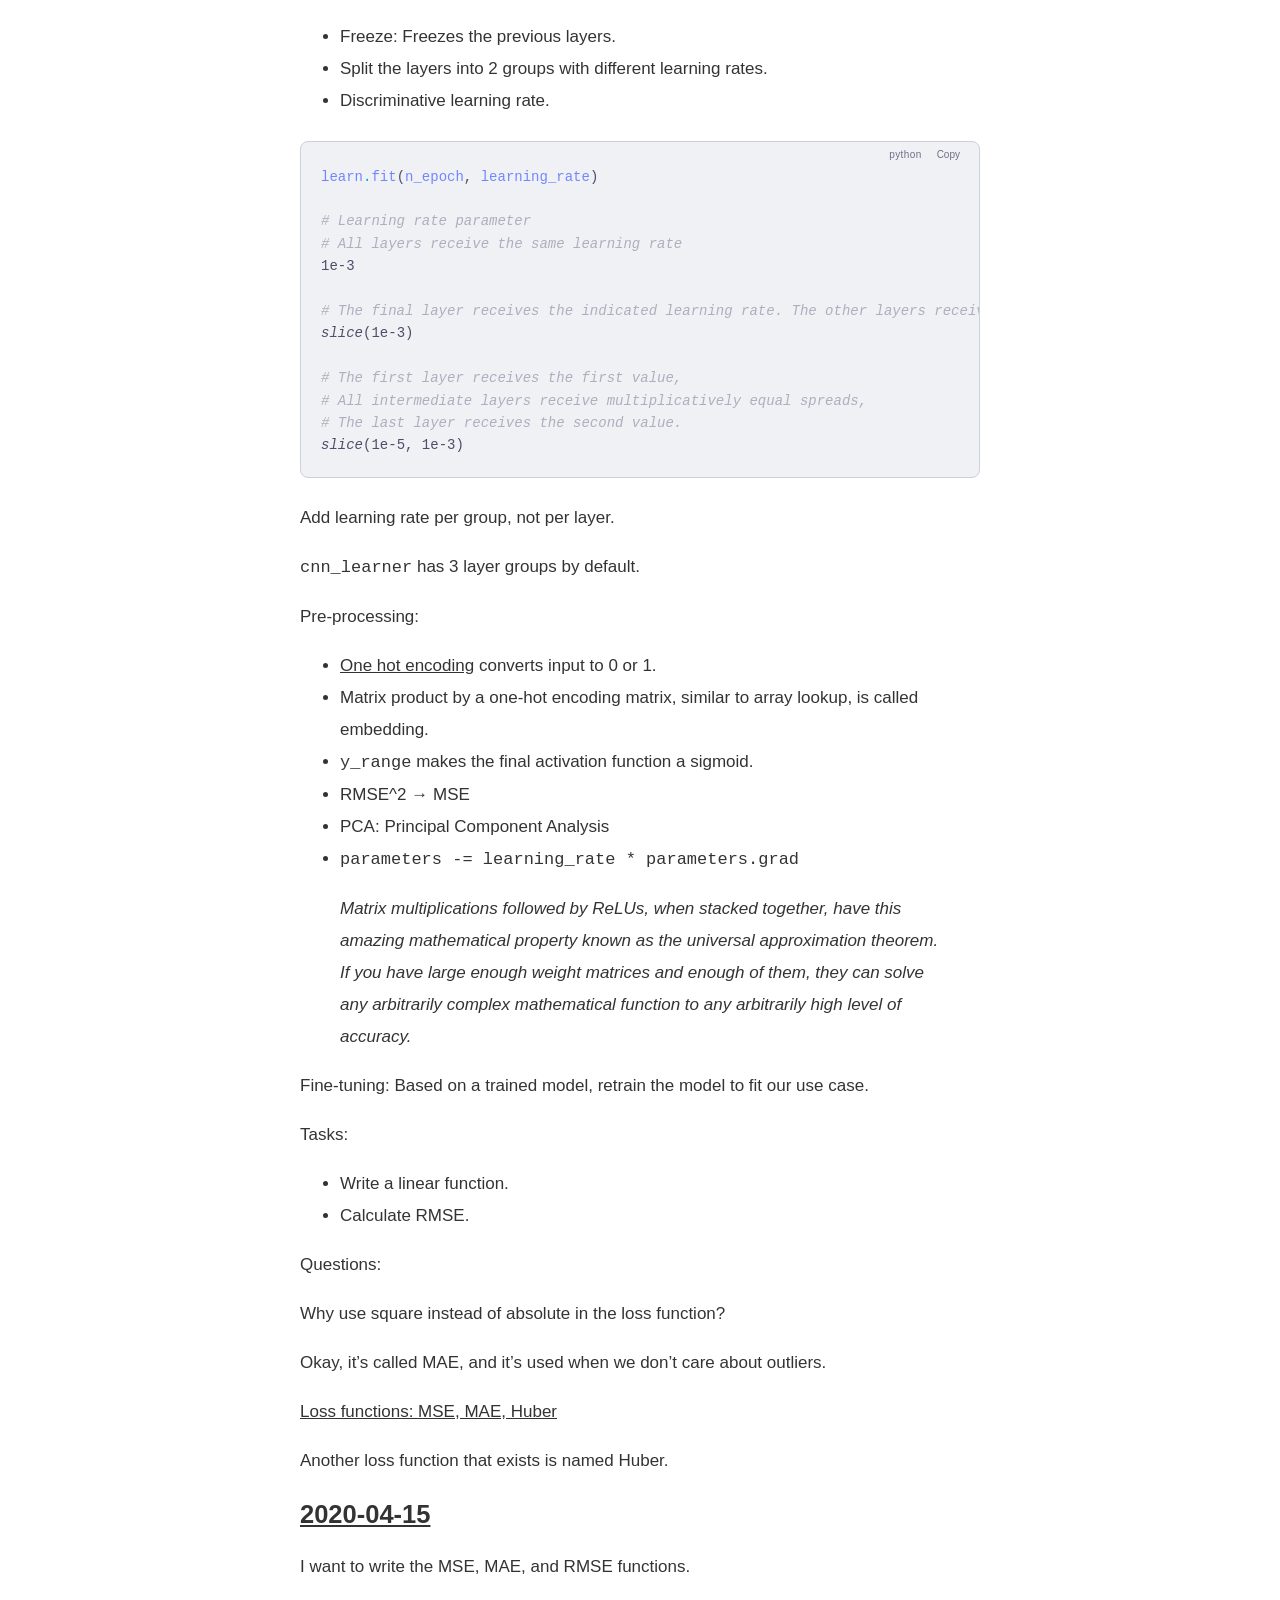
<file: days/ml/index.html>
<!doctype html><html><meta name=viewport content="width=device-width,initial-scale=1"><style>@media not all and (prefers-color-scheme:dark){.bg{color:#fe640b;background-color:#eff1f5}.chroma{color:#fe640b;background-color:#eff1f5}.chroma .x{}.chroma .err{color:#d20f39}.chroma .cl{}.chroma .lnlinks{outline:none;text-decoration:none;color:inherit}.chroma .lntd{vertical-align:top;padding:0;margin:0;border:0}.chroma .lntable{border-spacing:0;padding:0;margin:0;border:0}.chroma .hl{background-color:#ffc}.chroma .lnt{white-space:pre;-webkit-user-select:none;user-select:none;margin-right:.4em;padding:0 .4em;color:#feb185}.chroma .ln{white-space:pre;-webkit-user-select:none;user-select:none;margin-right:.4em;padding:0 .4em;color:#feb185}.chroma .line{display:flex}.chroma .k{color:#8839ef}.chroma .kc{color:#8839ef;font-style:italic}.chroma .kd{color:#8839ef}.chroma .kn{color:#8839ef}.chroma .kp{color:#8839ef;font-weight:700}.chroma .kr{color:#8839ef}.chroma .kt{color:#df8e1d}.chroma .n{color:#7287fd}.chroma .na{color:#df8e1d}.chroma .nb{font-style:italic}.chroma .bp{color:#7287fd}.chroma .nc{color:#df8e1d}.chroma .no{color:#df8e1d}.chroma .nd{color:#ea76cb}.chroma .ni{color:#ea76cb}.chroma .ne{color:#e64553}.chroma .nf{color:#04a5e5}.chroma .fm{color:#7287fd}.chroma .nl{color:#df8e1d}.chroma .nn{color:#df8e1d}.chroma .nx{}.chroma .py{color:#7287fd}.chroma .nt{color:#8839ef}.chroma .nv{}.chroma .vc{color:#7287fd}.chroma .vg{color:#7287fd}.chroma .vi{color:#7287fd}.chroma .vm{color:#7287fd}.chroma .l{}.chroma .ld{}.chroma .s{color:#40a02b}.chroma .sa{color:#40a02b}.chroma .sb{color:#40a02b}.chroma .sc{color:#40a02b}.chroma .dl{color:#40a02b}.chroma .sd{color:#40a02b}.chroma .s2{color:#40a02b}.chroma .se{color:#1e66f5}.chroma .sh{color:#40a02b}.chroma .si{color:#40a02b}.chroma .sx{color:#40a02b}.chroma .sr{color:#1e66f5}.chroma .s1{color:#40a02b}.chroma .ss{color:#40a02b}.chroma .m{}.chroma .mb{}.chroma .mf{}.chroma .mh{}.chroma .mi{}.chroma .il{}.chroma .mo{}.chroma .o{color:#04a5e5}.chroma .ow{color:#04a5e5;font-weight:700}.chroma .p{color:#4c4f69}.chroma .c{color:#acb0be;font-style:italic}.chroma .ch{color:#acb0be;font-style:italic}.chroma .cm{color:#acb0be;font-style:italic}.chroma .c1{color:#acb0be;font-style:italic}.chroma .cs{color:#acb0be;font-style:italic}.chroma .cp{color:#1e66f5;font-style:italic}.chroma .cpf{color:#1e66f5;font-style:italic}.chroma .g{}.chroma .gd{color:#e64553}.chroma .ge{font-style:italic}.chroma .gr{color:#e64553}.chroma .gh{color:#04a5e5;font-weight:700}.chroma .gi{color:#40a02b}.chroma .go{}.chroma .gp{color:#9ca0b0;font-weight:700}.chroma .gs{font-weight:700}.chroma .gu{color:#04a5e5;font-weight:700}.chroma .gt{color:#e64553}.chroma .gl{}.chroma .w{color:#ccd0da}}@media(prefers-color-scheme:dark){.bg{color:#d8dee9;background-color:#2e3440}.chroma{color:#d8dee9;background-color:#2e3440}.chroma .x{}.chroma .err{color:#bf616a}.chroma .cl{}.chroma .lnlinks{outline:none;text-decoration:none;color:inherit}.chroma .lntd{vertical-align:top;padding:0;margin:0;border:0}.chroma .lntable{border-spacing:0;padding:0;margin:0;border:0}.chroma .hl{background-color:#ffc}.chroma .lnt{white-space:pre;-webkit-user-select:none;user-select:none;margin-right:.4em;padding:0 .4em;color:#6c6f74}.chroma .ln{white-space:pre;-webkit-user-select:none;user-select:none;margin-right:.4em;padding:0 .4em;color:#6c6f74}.chroma .line{display:flex}.chroma .k{color:#81a1c1;font-weight:700}.chroma .kc{color:#81a1c1;font-weight:700}.chroma .kd{color:#81a1c1;font-weight:700}.chroma .kn{color:#81a1c1;font-weight:700}.chroma .kp{color:#81a1c1}.chroma .kr{color:#81a1c1;font-weight:700}.chroma .kt{color:#81a1c1}.chroma .n{}.chroma .na{color:#8fbcbb}.chroma .nb{color:#81a1c1}.chroma .bp{}.chroma .nc{color:#8fbcbb}.chroma .no{color:#8fbcbb}.chroma .nd{color:#d08770}.chroma .ni{color:#d08770}.chroma .ne{color:#bf616a}.chroma .nf{color:#88c0d0}.chroma .fm{}.chroma .nl{color:#8fbcbb}.chroma .nn{color:#8fbcbb}.chroma .nx{}.chroma .py{color:#8fbcbb}.chroma .nt{color:#81a1c1}.chroma .nv{}.chroma .vc{}.chroma .vg{}.chroma .vi{}.chroma .vm{}.chroma .l{}.chroma .ld{}.chroma .s{color:#a3be8c}.chroma .sa{color:#a3be8c}.chroma .sb{color:#a3be8c}.chroma .sc{color:#a3be8c}.chroma .dl{color:#a3be8c}.chroma .sd{color:#616e87}.chroma .s2{color:#a3be8c}.chroma .se{color:#ebcb8b}.chroma .sh{color:#a3be8c}.chroma .si{color:#a3be8c}.chroma .sx{color:#a3be8c}.chroma .sr{color:#ebcb8b}.chroma .s1{color:#a3be8c}.chroma .ss{color:#a3be8c}.chroma .m{color:#b48ead}.chroma .mb{color:#b48ead}.chroma .mf{color:#b48ead}.chroma .mh{color:#b48ead}.chroma .mi{color:#b48ead}.chroma .il{color:#b48ead}.chroma .mo{color:#b48ead}.chroma .o{color:#81a1c1}.chroma .ow{color:#81a1c1;font-weight:700}.chroma .p{color:#eceff4}.chroma .c{color:#616e87;font-style:italic}.chroma .ch{color:#616e87;font-style:italic}.chroma .cm{color:#616e87;font-style:italic}.chroma .c1{color:#616e87;font-style:italic}.chroma .cs{color:#616e87;font-style:italic}.chroma .cp{color:#5e81ac;font-style:italic}.chroma .cpf{color:#5e81ac;font-style:italic}.chroma .g{}.chroma .gd{color:#bf616a}.chroma .ge{font-style:italic}.chroma .gr{color:#bf616a}.chroma .gh{color:#88c0d0;font-weight:700}.chroma .gi{color:#a3be8c}.chroma .go{}.chroma .gp{color:#4c566a;font-weight:700}.chroma .gs{font-weight:700}.chroma .gu{color:#88c0d0;font-weight:700}.chroma .gt{color:#bf616a}.chroma .gl{}.chroma .w{}}html{overflow-y:scroll}body{margin-top:0;margin-bottom:0;margin-left:auto;margin-right:auto;max-width:680px;font-size:17px;line-height:32px;padding:5em 2em 2em;font-family:-apple-system,BlinkMacSystemFont,helvetica neue,Helvetica,Arial,sans-serif}body{color:rgb(0,0,0,.8);background-color:#fff}.meta-day-to-day{color:rgba(0,0,0,.5)}.meta-date{color:rgba(0,0,0,.5)}.subtitle{color:rgba(0,0,0,.5)}a{color:inherit;text-decoration:none;outline:none}a:active{outline:none}a:hover{text-decoration:underline;outline:none}article a{text-decoration:underline}article a:hover{color:rgba(0,0,0,.5);text-decoration:underline}nav a{text-decoration:underline}nav a:hover{color:rgba(0,0,0,.5)}.meta-day-to-day{font-size:15px;font-style:italic}.meta-date{font-size:15px;font-style:italic}.previous-title{margin-bottom:0}.previous-title a{text-decoration:none}.read-more{font-weight:700;font-style:italic}nav span{margin-right:20px}.title{margin-bottom:0}.subtitle{display:block;margin-top:0;margin-bottom:20px;font-style:italic}@media screen and (prefers-color-scheme:dark){body{color:rgba(255,255,255,.7);background-color:#0e2439}.meta-day-to-day{color:rgba(255,255,255,.5)}.meta-date{color:rgba(255,255,255,.5)}.subtitle{color:rgba(255,255,255,.5)}article a:hover{color:rgba(255,255,255,.5)}nav a:hover{color:rgba(255,255,255,.5)}}pre,pre code{-webkit-text-size-adjust:100%;text-size-adjust:100%}pre{overflow:auto;font-family:sfmono-regular,Consolas,liberation mono,Menlo,monospace;font-size:14px;line-height:1.6;padding:20px;tab-size:4}pre code{font:inherit}.highlight{--code-bg:#eff1f5;--code-border:#ccd0da;--code-text:#4c4f69;--code-muted:#6c6f85;--code-name:#1e66f5;position:relative;margin:24px 0;border:1px solid var(--code-border);border-radius:8px;background:var(--code-bg);color:var(--code-text);overflow:hidden}.highlight pre{margin:0;color:inherit;background:0 0}.highlight:has(.code-toolbar) pre{padding-top:24px}.code-toolbar{position:absolute;top:2px;right:12px;display:flex;align-items:center;gap:8px;color:var(--code-muted);font-size:10px;line-height:1.5}.code-language{letter-spacing:.04em}.code-copy{font:inherit;color:inherit;background:0 0;border:1px solid transparent;border-radius:4px;padding:2px 6px;cursor:pointer}.code-copy:hover,.code-copy:focus-visible{color:var(--code-text);border-color:var(--code-border)}.code-copy:focus-visible{outline:2px solid var(--code-name);outline-offset:2px}.code-copy-status{position:absolute;width:1px;height:1px;padding:0;margin:-1px;overflow:hidden;clip-path:inset(50%);white-space:nowrap}@media(prefers-color-scheme:dark){.highlight{--code-bg:#2e3440;--code-border:#434c5e;--code-text:#d8dee9;--code-muted:#a0b3c6;--code-name:#80d4ed}}@media(max-width:768px){.highlight pre{padding:16px}}img{width:calc(100% + 12em);margin-left:-6em;margin-right:-6em}@media screen and (max-width:768px){img{width:100vw;margin-left:calc(-50vw + 50%);margin-right:calc(-50vw + 50%)}}</style><script src=/js/code-blocks.min.7286d5c71050bc5d2af111178aa888ce7792285cd1d802fe6c5d8c03839bf7bc.js defer></script><body><div><h1 class=title><a href=https://yanael.io/>Yanaël Barbier</a></h1><span class=subtitle>I build my path with an export!</span><nav><span><a href=/>Main</a>
</span><span><a href=/days/>Day-to-day</a>
</span><span><a href=/path/>Path</a>
</span><span><a href=/networks/>Networks</a>
</span><span><a href=/about/>About</a>
</span><span><a href=/subscribe/>Subscribe</a></span></nav></div><main><article><header><h2>Day-to-day: Learning Machine Learning</h2></header><p>Machine Learning and Deep Learning are trendy topics and it is a promising area. As a Software Engineer, it&rsquo;s identified as a Data Scientist subject but it sounded so cool that I decided to dig it. Here are my day-to-day notes on this long journey to master the field.</p><hr><p><a href=https://yanael.io/days/ml/#2020-03-17>march 2020</a><br><a href=https://yanael.io/days/ml/#2020-04-01>april 2020</a><br><a href=https://yanael.io/days/ml/#2020-04-30>latest</a></p><hr><h2 id=2020-03-17><a href=https://yanael.io/days/ml/#2020-03-17>2020-03-17</a></h2><p>Hello world for CNNs, make a simple network that predicts the MNIST digits</p><p><a href=https://keras.io/examples/vision/mnist_convnet/>https://keras.io/examples/mnist_cnn/</a></p><ul><li>check out how the model is built after you compile it with: model.summary()</li><li>try changing a few parameters in the model and check out how it looks now</li><li>when you train the model, change some of the factors like: batch_size, epochs and learning rate</li><li>print out how the data looks for the different pre-processing steps</li><li>Start lesson 1 <a href=http://fast.ai>fast.ai</a></li></ul><h2 id=2020-03-18><a href=https://yanael.io/days/ml/#2020-03-18>2020-03-18</a></h2><p>Tasks:</p><ul><li><input checked disabled type=checkbox> Continue <a href="https://course19.fast.ai/videos/?lesson=1">lesson 1 fast.ai</a></li><li><input disabled type=checkbox> Train model on MNIST dataset</li></ul><p>I have seen how to download a dataset, how to create a DataLoaders and how to train a pre-trained model.</p><p>In the learner, I see different types of layers: Conv2d, BatchNorm2d, ReLU, MaxPool2d, etc.</p><p>Questions:</p><ul><li>What does freeze and unfreeze?</li><li>What&rsquo;s a kernel?</li><li>What&rsquo;s a sequential model?</li><li>What does each layer do?</li></ul><h2 id=2020-03-19><a href=https://yanael.io/days/ml/#2020-03-19>2020-03-19</a></h2><p>Try to tweak a model.<br>Read the documentation, and discover the simple model creation.<br>The list of definitions: <a href=https://deepai.org/definitions>https://deepai.org/definitions</a></p><p>Questions:</p><ul><li>What&rsquo;s a kernel?<br>Use to map a non-linear problem to a linear methods</li><li>What&rsquo;s the stride?<br>Modify the amount of movement over the image.
If stride set to 1 the filter will move one pixel or unit at a time.<br><a href=https://deepai.org/machine-learning-glossary-and-terms/stride>https://deepai.org/machine-learning-glossary-and-terms/stride</a></li><li>What is an epoch? Cycles through all the data</li><li>What are callbacks in the training loop for?<ul><li>Used to tweak the training loop at different stages: after epoch, after loss, before validate, etc</li></ul></li><li>What&rsquo;s one cycle?<ul><li><a href=https://fastai1.fast.ai/callbacks.one_cycle.html#The-1cycle-policy>What is 1cycle?</a></li><li><a href=https://arxiv.org/pdf/1803.09820.pdf>A disciplined approach to neural network hyper-parameters: Part 1 &ndash; learning rate, batch size, momentum, and weight decay</a></li></ul></li><li>What&rsquo;s the learning rate per iterations</li></ul><h2 id=2020-03-20><a href=https://yanael.io/days/ml/#2020-03-20>2020-03-20</a></h2><p>Read more documentation about the <a href=https://docs.fast.ai/callback.core.html>callbacks</a>, the callback makes it easy to add new functionalities to the training loop.</p><p>Read about the learning rate.</p><p><a href=https://www.jeremyjordan.me/nn-learning-rate/>Setting the learning rate of your neural network</a></p><ul><li>A small learning rate will require many updates before reaching the minimum point</li><li>Optimal learning rate swiftly reaches the minimum point</li><li>Too large learning rate will cause drastic updates which lead to divergent behaviors</li></ul><p>Test all three phases to discover the optimal learning rate range.</p><p><a href=https://arxiv.org/abs/1712.09913>Visualizing the Loss Landscape of Neural Nets</a> (Paper)</p><p><a href=https://arxiv.org/abs/1506.01186>Cyclical Learning Rates for Training Neural Networks</a> (Paper)</p><p>Questions:</p><ul><li>What&rsquo;s a hyper-parameter?</li></ul><h2 id=2020-03-21><a href=https://yanael.io/days/ml/#2020-03-21>2020-03-21</a></h2><p>I have watched videos of <a href="https://www.youtube.com/playlist?list=PLZHQObOWTQDNU6R1_67000Dx_ZCJB-3pi">Three Blue One Brown</a> about Neural Networks.</p><p>A great method to train a model is the one-cycle method.</p><p><a href=https://arxiv.org/abs/1803.09820>A disciplined approach to neural network hyper-parameters</a> (<a href=https://arxiv.org/pdf/1803.09820.pdf>Paper</a>)</p><p>ReLU (Rectified Linear Unit) is an activation function.</p><p>Question:</p><ul><li>How does ReLU work behind the scene?
<a href=https://en.wikipedia.org/wiki/Rectifier_(neural_networks)>Rectifier (neural networks)</a></li></ul><p>Tasks:</p><ul><li><input checked disabled type=checkbox> Train a model with a custom dataset</li></ul><h2 id=2020-03-22><a href=https://yanael.io/days/ml/#2020-03-22>2020-03-22</a></h2><p>I have trained a model with my own dataset. I have to clean up the top losses data, Fastai provides a class to do that. Load the new data and retrain the model.</p><p>I have to export the model, it creates a pickle file <code>.pkl</code></p><p>This file contains the model, the weights, metadata like the classes or the transforms</p><p>I have built a small program that takes this file and loads it with Fastai and returns the prediction on custom images.</p><p>Now I have a good idea of how to export a model and run it into production.</p><p>&ldquo;Inference&rdquo; is the name of the prediction process.</p><p>Learning rate too high -> The validation loss will be high</p><p>Learning rate too low the error rate will decrease very slowly between epochs. An indication is the training loss will be higher than the validation loss</p><p>To recognize if a model is starting over fitting is only if the error rate starts to be worth than the previous epochs. Not about training loss lower than validation loss.</p><p>Tensor with 3 dimensions for a colored image.</p><p>Visualize <a href=http://matrixmultiplication.xyz>Matrix Multiplication</a></p><p>Acronyms:</p><ul><li>SGD: Stochastic Gradient Descent</li><li>MSE: Mean Squared Error</li></ul><p>Learning linear regression and the derivative is useful to understand how loss calculation works.</p><p>To calculate the gradient descent in practice, we use mini-batches instead of calculating the whole batch.</p><p>Vocabulary:</p><ul><li>Learning rate<br>Multiple the gradian by.</li><li>Epoch<br>One complete run all over the data point (image, &mldr;)<br>E.g. if 1K images, mini-batch is 100 it will take 10 iterations to see every image once, for 1 epoch.<br>Too many times looking at the same image can lead to overfitting.</li><li>Minibatch<br>Random data points to update the weights.</li><li>SGD<br>Stochastic Gradient Decent using mini-batches</li><li>Model / Architecture<br>Functions</li><li>Parameters<br>Coefficient → Weights</li><li>Loss function<br>How far away or close you are from the correct answer.</li></ul><p>To sharpen your math understanding</p><ul><li><a href="https://www.youtube.com/watch?v=q6DGVGJ1WP4">There&rsquo;s no such thing as &ldquo;not a math person&rdquo;</a></li><li><a href=https://www.khanacademy.org/>Khan Academy</a></li></ul><p><a href=https://www.fast.ai/2017/11/13/validation-sets/>How (and why) to create a good validation set</a></p><p>Questions:</p><ul><li>What&rsquo;s gradient?</li><li>What&rsquo;s a tensor?</li><li>How to embed the model into an application?</li></ul><p>Tasks:</p><ul><li><input checked disabled type=checkbox> Export the model</li><li><input checked disabled type=checkbox> Embed the model into a python script to process one image</li></ul><h2 id=2020-03-23><a href=https://yanael.io/days/ml/#2020-03-23>2020-03-23</a></h2><p>Today learning about computer vision and image processing.</p><ul><li>A black and white image is a bunch of numbers representing the grayscale.</li><li>A colored image has 3 dimensions, named channels represented as a rank 3 tensor.</li><li>3D tensor (red, green, blue)</li><li>A tensor is an array with a regular shape, where every row is the same length and every column is the same length. Mathematically, we always go with number of rows by the number of columns.</li></ul><p><strong>Rank:</strong> How many dimensions are there. Colored image has a rank of 3.</p><p><a href=https://distill.pub/2020/grand-tour/>Visualize Neural Networks</a></p><hr><p><a href=https://github.com/fastai/numerical-linear-algebra/blob/master/README.md>Computational Linear Algebra for Coders</a></p><p>Linear Function:</p><pre tabindex=0><code>y = ax+b
</code></pre><pre tabindex=0><code>x, y	are the coordinates of any point on the line
a	is the slope of the line
b	is the y-intercept (where the line crosses the y-axis)
</code></pre><h2 id=2020-03-24><a href=https://yanael.io/days/ml/#2020-03-24>2020-03-24</a></h2><p><a href="https://course19.fast.ai/videos/?lesson=2">Fast.ai Lesson 2</a> at <a href="https://youtu.be/ccMHJeQU4Qw?t=5241">Linear Regression Problem</a></p><p>Find the parameters to minimize the error. For a regression problem, the error function a.k.a <strong>loss function</strong> MSE is a common one.</p><p>Mean Squared Error → MSE, also RMSE → Root Mean Squared Error</p><p>MSE is the loss, the difference between predictions and the actual number.</p><h2 id=2020-03-25><a href=https://yanael.io/days/ml/#2020-03-25>2020-03-25</a></h2><p>Continue the calculation of the SGD.</p><p>Create mini batch to don&rsquo;t train on the whole dataset each time before updating the weights.</p><h2 id=2020-03-26><a href=https://yanael.io/days/ml/#2020-03-26>2020-03-26</a></h2><p>Starting <a href="https://course19.fast.ai/videos/?lesson=3">lesson 3</a> about data blocks, multi-label, classification, and segmentation.</p><p><code>thresh</code> is used in case we have multiple labels.</p><p>Python <code>partial</code> is used to create a function with a specific parameter.</p><p>Use small images to experiment more quicker.</p><p>Segmentation creates a labialization pixel per pixel.</p><ul><li>Difference between online and offline ML<ul><li>Offline: Static dataset</li><li>Online: Continuously train when the data comes in. a.k.a incremental learning</li></ul></li></ul><h2 id=2020-03-27><a href=https://yanael.io/days/ml/#2020-03-27>2020-03-27</a></h2><p>Using progressive resizing to train the model.</p><p>If underfitting, train longer, train last part reduce learning rate, decrease regularization.</p><p>U-Net for segmentation training</p><p>Learning rate should be high at the begging and reduce after. Don&rsquo;t be locked in to find the smallest.</p><p>After each linear regression use an activation function.<br>The sigmoid is not used anymore.<br>Mostly used now:<br>ReLU: Rectified Linear Unit → ReLU activation<br><code>max(x,0)</code></p><p><a href=http://neuralnetworksanddeeplearning.com/chap4.html>A visual proof that neural nets can compute any function</a><br><a href=https://towardsdatascience.com/activation-functions-neural-networks-1cbd9f8d91d6>Activation Functions in Neural Networks</a></p><p>Imagenet expect 3 channels, if we have only 2 channels we can create a new channel set as 0.</p><p>Tasks:</p><ul><li>Practice data block API</li><li>Multi label classification</li><li>Segmentation</li><li>NLP classification</li><li>Implement MSE</li><li>Practice ReLU</li></ul><h2 id=2020-03-29><a href=https://yanael.io/days/ml/#2020-03-29>2020-03-29</a></h2><p>Watched the videos of <a href="https://www.youtube.com/watch?v=fNk_zzaMoSs&amp;list=PLZHQObOWTQDPD3MizzM2xVFitgF8hE_ab">3blue1brown - Essence of linear algebra</a> about linear algebra, vector, linear transformation, matrix multiplication.</p><p>Now working on fastai and data blocks API.</p><p>What&rsquo;s the normalization imagenet_stats</p><p>Questions:</p><ul><li>What&rsquo;s BatchNorm2d</li><li>What&rsquo;s dropout</li></ul><h2 id=2020-03-31><a href=https://yanael.io/days/ml/#2020-03-31>2020-03-31</a></h2><p>Working with Fastai library, and practice the data block API.</p><p>I read some articles <a href=https://machinelearningmastery.com/linear_algebra_for_machine_learning/>Basics of Linear Algebra for Machine Learning</a> super valuable, he advises the top-down approach and prevents mistakes of what beginners do. They learn math too early in the ML journey.</p><p>ResNet solve the vanishing gradient</p><p>Article: <a href=https://towardsdatascience.com/deep-convolutional-neural-networks-ccf96f830178>Deep Convolutional Neural Networks</a></p><p>CNN: Convolutional Neural Network</p><p>Question:</p><ul><li>What&rsquo;s a convolution?<br>Convolution operation consists on passing a kernel over an input volume.<br>Used to capture features.</li></ul><h2 id=2020-04-01><a href=https://yanael.io/days/ml/#2020-04-01>2020-04-01</a></h2><p>Want to work with a segmentation dataset, importing this COCO datasets <a href=http://cocodataset.org/>http://cocodataset.org/</a></p><p>Train the model.</p><p>Python division with two slashes to do integer division <code>10//3 = 3</code></p><p>Questions:</p><ul><li>What&rsquo;s a mask exactly?</li><li>How to create a fallback in an image classification? If not detected go to the fallback case, should we implement that post classification based on the minimum score?</li><li>What&rsquo;s the segmentation used for? Advantage?</li><li>How to evaluate the memory footprint to guess the batch size?</li></ul><h2 id=2020-04-02><a href=https://yanael.io/days/ml/#2020-04-02>2020-04-02</a></h2><p>I continue to train on CamVid.</p><p>Question:</p><ul><li>What unet is?</li></ul><h2 id=2020-04-05><a href=https://yanael.io/days/ml/#2020-04-05>2020-04-05</a></h2><p>Working on segmentation, based on the camvid tiny dataset.</p><p>I&rsquo;m exploring the mask and the function to display it. It call an external library and the convert mode is used to display different color based on the value in the image. The value does not represent an RGB value.</p><p>I check the min value and the max value in the tensor</p><div class=highlight><pre tabindex=0 class=chroma><code class=language-python data-lang=python><span class=line><span class=cl><span class=n>torch</span><span class=o>.</span><span class=n>min</span><span class=p>(</span><span class=n>mask</span><span class=o>.</span><span class=n>data</span><span class=p>)</span>
</span></span><span class=line><span class=cl><span class=n>torch</span><span class=o>.</span><span class=n>max</span><span class=p>(</span><span class=n>mask</span><span class=o>.</span><span class=n>data</span><span class=p>)</span>
</span></span></code></pre></div><p>I expect it should match the number of codes I have in my dataset.</p><p>It will depend on the image, not on all the images we have all the things in the label.
I will check how many different value I have in my dataset instead min and max.</p><div class=highlight><pre tabindex=0 class=chroma><code class=language-python data-lang=python><span class=line><span class=cl><span class=nb>len</span><span class=p>(</span><span class=n>np</span><span class=o>.</span><span class=n>unique</span><span class=p>(</span><span class=n>mask</span><span class=o>.</span><span class=n>data</span><span class=p>))</span>
</span></span></code></pre></div><p>Now it make sense, I can discover all the things I have in the images based on the mask code.</p><p>I trained the model, still learning about the learning rate and the plot loss.</p><p>Tasks:</p><ul><li>Train a model with one class only</li><li>Prepare a small dataset with multi classes</li><li>Train my model on the COCO datasets.</li></ul><p>Starting fast.ai lesson 4</p><p>NLP:
Legal Text classifier with univeral model fine tuning.</p><p><a href=https://www.aclweb.org/anthology/P18-1031.pdf>Universal Language Model Fine-tuning for Text Classification (paper)</a></p><p>NLP use transfer learning, use pre trained Language model from wikipedia Wikitext.</p><p>Language model → Specific language model → Classifier<br>Self supervised learning</p><p>Collaborative filtering:<br><a href=https://en.wikipedia.org/wiki/Sparse_matrix>Sparse matrix</a> storage<br>Cold start problem, to solve use a metadata model</p><p>Terms:<br><strong>Parameters/weights</strong> → Number inside the matrices<br><strong>Activations</strong> → Result of the calculation (Result of matrix multiply or activation function)<br><strong>Layers</strong> → Each step of the computation<br><strong>Input</strong> → Entry point<br><strong>Output</strong> → Result</p><p>Common to have a sigmoid at the last layer, to have an output between 2 values</p><p>Loss function compare the result with the last layer.</p><h2 id=2020-04-06><a href=https://yanael.io/days/ml/#2020-04-06>2020-04-06</a></h2><p>Training on the head poses dataset.</p><p>Data augmentation can help generate more data for the training set.</p><h2 id=2020-04-08><a href=https://yanael.io/days/ml/#2020-04-08>2020-04-08</a></h2><p>Working with tabular data today.</p><ul><li>Continuous: Represents values without limits, like age.</li><li>Categorical: Limited to a small set of possibilities.</li></ul><p>For categorical data, we will use embeddings.</p><p>A processor, similar to transformations in computer vision, will be used, but it&rsquo;s applied beforehand.</p><p>The validation set should be a contiguous group of items.</p><h2 id=2020-04-10><a href=https://yanael.io/days/ml/#2020-04-10>2020-04-10</a></h2><p>Regarding Collaborative Learning, what is the difference between Embedding NN and Embedding Dot Bias?</p><p>Will fastai keep the better parameters of the training when we change the learning rate?</p><p>How are columns selected in CollabDataBunch?</p><p>What is PCA?</p><p>Calculate the loss with RMSE (Root Mean Squared Error).</p><h2 id=2020-04-11><a href=https://yanael.io/days/ml/#2020-04-11>2020-04-11</a></h2><p>I&rsquo;m watching a <a href="https://www.youtube.com/watch?v=iaSUYvmCekI&amp;list=PLtBw6njQRU-rwp5__7C0oIVt26ZgjG9NI&amp;index=3">course from MIT</a> about computer vision CNNs.</p><p>Layers:</p><ul><li>Conv</li><li>Relu</li><li>MaxPooling: Takes the maximum value in the window</li></ul><p>Apply layers to match the depth of the neural network.</p><p>Convolution:</p><ul><li>Applying a window of weights</li><li>Computing linear combinations</li><li>Activating with a nonlinear function</li></ul><p>Depth: h x w x d</p><p>Create a feature map.</p><p>Non-Linear Activation:</p><ul><li>Applying activation function: ReLU <code>max(0,z)</code>. Values lower than zero are set to 0; values greater than 0 remain unchanged.</li></ul><p>Pooling:</p><ul><li>Takes the maximum value of the patch, shrinking the image</li><li>Patch</li></ul><p>CNN:</p><ul><li>Feature Learning</li><li>Classification</li></ul><p>Tensorflow provides a <a href=http://playground.tensorflow.org/>playground</a> tool.</p><p>The playground is pretty nice; you can better understand the learning rate, see the impact of the activation function, and observe the effects of noise and batch size.</p><p><a href=https://www.immersivelimit.com/tutorials/create-coco-annotations-from-scratch>Create a COCO dataset from scratch</a></p><p>Questions:</p><ul><li>What if we don&rsquo;t include an activation layer like ReLU?</li><li>What is Softmax?</li><li>What is the &lsquo;wd&rsquo; parameter? Weight Decay is a hyperparameter, as explained in this <a href=https://towardsdatascience.com/this-thing-called-weight-decay-a7cd4bcfccab>article</a>.</li></ul><p>Tasks:</p><ul><li>Train a segmentation model on the COCO dataset.</li><li>Create a Yin & Yang model.</li></ul><h2 id=2020-04-12><a href=https://yanael.io/days/ml/#2020-04-12>2020-04-12</a></h2><p>Continuing learning and training models.</p><p>I&rsquo;ve read an <a href=https://towardsdatascience.com/10-new-things-i-learnt-from-fast-ai-v3-4d79c1f07e33>article that summarizes the fastai course</a>.</p><p>Datasets:</p><ul><li>Train: Used to train the model.</li><li>Validation: Provides an unbiased evaluation while tuning model hyperparameters.</li><li>Test: Used when the model is fully trained.</li></ul><p>In NLP, the first step is training a language model, which is the step of guessing the next word in a sentence.</p><p>A language model has its own labels.</p><p>Now we can create a classifier.</p><p>MSE: Mean Squared Error.
Always non-negative.</p><p>Article to understand and choose the last layer activation and loss function.</p><p>Questions:</p><ul><li>What is regularization L1, L2?</li><li>What is momentum?</li></ul><p>Tasks:</p><ul><li>Train a model for NLP sentiment analysis.</li><li>Recreate MSE function.</li></ul><h2 id=2020-04-13><a href=https://yanael.io/days/ml/#2020-04-13>2020-04-13</a></h2><p>I&rsquo;ve explored the batch size and tried to understand how it works. It&rsquo;s related to PyTorch and involves loading data per batch to avoid loading everything into memory, I guess.</p><p>I&rsquo;ll start lesson 5.</p><p>Fastai adds two layers at the end:</p><ul><li>Freeze: Freezes the previous layers.</li><li>Split the layers into 2 groups with different learning rates.</li><li>Discriminative learning rate.</li></ul><div class=highlight><pre tabindex=0 class=chroma><code class=language-python data-lang=python><span class=line><span class=cl><span class=n>learn</span><span class=o>.</span><span class=n>fit</span><span class=p>(</span><span class=n>n_epoch</span><span class=p>,</span> <span class=n>learning_rate</span><span class=p>)</span>
</span></span><span class=line><span class=cl>
</span></span><span class=line><span class=cl><span class=c1># Learning rate parameter</span>
</span></span><span class=line><span class=cl><span class=c1># All layers receive the same learning rate</span>
</span></span><span class=line><span class=cl><span class=mf>1e-3</span>
</span></span><span class=line><span class=cl>
</span></span><span class=line><span class=cl><span class=c1># The final layer receives the indicated learning rate. The other layers receive the number divided by 3.</span>
</span></span><span class=line><span class=cl><span class=nb>slice</span><span class=p>(</span><span class=mf>1e-3</span><span class=p>)</span>
</span></span><span class=line><span class=cl>
</span></span><span class=line><span class=cl><span class=c1># The first layer receives the first value,</span>
</span></span><span class=line><span class=cl><span class=c1># All intermediate layers receive multiplicatively equal spreads,</span>
</span></span><span class=line><span class=cl><span class=c1># The last layer receives the second value.</span>
</span></span><span class=line><span class=cl><span class=nb>slice</span><span class=p>(</span><span class=mf>1e-5</span><span class=p>,</span> <span class=mf>1e-3</span><span class=p>)</span>
</span></span></code></pre></div><p>Add learning rate per group, not per layer.</p><p><code>cnn_learner</code> has 3 layer groups by default.</p><p>Pre-processing:</p><ul><li><a href=https://hackernoon.com/what-is-one-hot-encoding-why-and-when-do-you-have-to-use-it-e3c6186d008f>One hot encoding</a> converts input to 0 or 1.</li><li>Matrix product by a one-hot encoding matrix, similar to array lookup, is called embedding.</li><li><code>y_range</code> makes the final activation function a sigmoid.</li><li>RMSE^2 → MSE</li><li>PCA: Principal Component Analysis</li><li><code>parameters -= learning_rate * parameters.grad</code></li></ul><blockquote><p><em>Matrix multiplications followed by ReLUs, when stacked together, have this amazing mathematical property known as the universal approximation theorem. If you have large enough weight matrices and enough of them, they can solve any arbitrarily complex mathematical function to any arbitrarily high level of accuracy.</em></p></blockquote><p>Fine-tuning: Based on a trained model, retrain the model to fit our use case.</p><p>Tasks:</p><ul><li>Write a linear function.</li><li>Calculate RMSE.</li></ul><p>Questions:</p><p>Why use square instead of absolute in the loss function?</p><p>Okay, it’s called MAE, and it’s used when we don’t care about outliers.</p><p><a href=https://towardsdatascience.com/understanding-the-3-most-common-loss-functions-for-machine-learning-regression-23e0ef3e14d3>Loss functions: MSE, MAE, Huber</a></p><p>Another loss function that exists is named Huber.</p><h2 id=2020-04-15><a href=https://yanael.io/days/ml/#2020-04-15>2020-04-15</a></h2><p>I want to write the MSE, MAE, and RMSE functions.</p><p>Clarifying the squaring and square rooting.</p><p>Squared:</p><p>$$
x^2
$$</p><p>Square root:</p><p>$$
\sqrt{x}
$$</p><p>Here are the Python functions for MSE, RMSE, and MAE:</p><div class=highlight><pre tabindex=0 class=chroma><code class=language-python data-lang=python><span class=line><span class=cl><span class=c1># Mean Squared Error (MSE)</span>
</span></span><span class=line><span class=cl><span class=k>def</span> <span class=nf>mse</span><span class=p>(</span><span class=n>target</span><span class=p>,</span> <span class=n>prediction</span><span class=p>):</span>
</span></span><span class=line><span class=cl>    <span class=k>return</span> <span class=p>((</span><span class=n>target</span> <span class=o>-</span> <span class=n>prediction</span><span class=p>)</span> <span class=o>**</span> <span class=mi>2</span><span class=p>)</span><span class=o>.</span><span class=n>mean</span><span class=p>()</span>
</span></span><span class=line><span class=cl>
</span></span><span class=line><span class=cl><span class=c1># Root Mean Squared Error (RMSE)</span>
</span></span><span class=line><span class=cl><span class=k>def</span> <span class=nf>rmse</span><span class=p>(</span><span class=n>target</span><span class=p>,</span> <span class=n>prediction</span><span class=p>):</span>
</span></span><span class=line><span class=cl>    <span class=k>return</span> <span class=n>math</span><span class=o>.</span><span class=n>sqrt</span><span class=p>(</span><span class=n>mse</span><span class=p>(</span><span class=n>target</span><span class=p>,</span> <span class=n>prediction</span><span class=p>))</span>
</span></span><span class=line><span class=cl>
</span></span><span class=line><span class=cl><span class=c1># Mean Absolute Error (MAE)</span>
</span></span><span class=line><span class=cl><span class=k>def</span> <span class=nf>mae</span><span class=p>(</span><span class=n>target</span><span class=p>,</span> <span class=n>prediction</span><span class=p>):</span>
</span></span><span class=line><span class=cl>    <span class=k>return</span> <span class=nb>abs</span><span class=p>(</span><span class=n>target</span> <span class=o>-</span> <span class=n>prediction</span><span class=p>)</span><span class=o>.</span><span class=n>mean</span><span class=p>()</span>
</span></span></code></pre></div><p>These functions calculate the respective errors between the target values and the predictions.</p><h2 id=2020-04-16><a href=https://yanael.io/days/ml/#2020-04-16>2020-04-16</a></h2><p>I&rsquo;ll be focusing on writing a neural net from scratch.</p><p>I have started to rewrite the SGD (Stochastic Gradient Descent) functions. I&rsquo;m following this article: <a href=https://www.charlesbordet.com/fr/gradient-descent/#et-les-maths-dans-tout-ca->https://www.charlesbordet.com/fr/gradient-descent/#et-les-maths-dans-tout-ca-</a>. It&rsquo;s well explained.</p><p>Questions:</p><ul><li>What are affine functions?</li><li>How do you calculate the derivative?</li></ul><h2 id=2020-04-17><a href=https://yanael.io/days/ml/#2020-04-17>2020-04-17</a></h2><p>Google provides a course with a clear path and good explanations:</p><p><a href="https://developers.google.com/machine-learning/crash-course/ml-intro?hl=en">Introduction to Machine Learning</a></p><h2 id=2020-04-18><a href=https://yanael.io/days/ml/#2020-04-18>2020-04-18</a></h2><p>Working with the basic implementation of the functions.</p><p><a href=https://developers.google.com/machine-learning/glossary>Machine Learning Glossary</a></p><p>Weight Decay:</p><p>We want a lot of parameters but less complexity.</p><p>How to penalize complexity:</p><p>Sum up the values of the parameters.</p><p>Some parameters are negative and others positive, so we can sum the squares of the parameters.</p><p>The problem with that is the number is too big, and the best loss would be to set all the parameters to zero.</p><p>So, let&rsquo;s multiply that with a number we choose. That number is called wd → weight decay.</p><p>A good wd is 0.1; the default is 0.01.</p><p>I have rewritten a matrix multiplication function.</p><p>The gradient is like the delta between two values.</p><p>The gradient of an array of values will be the number needed to reach the next one.</p><p>From 1 to 1.5, the gradient will be 0.5.</p><div class=highlight><pre tabindex=0 class=chroma><code class=language-python data-lang=python><span class=line><span class=cl><span class=n>np</span><span class=o>.</span><span class=n>gradient</span><span class=p>([</span><span class=mi>1</span><span class=p>,</span> <span class=mf>1.5</span><span class=p>])</span>
</span></span><span class=line><span class=cl>
</span></span><span class=line><span class=cl><span class=c1># Output: array([0.5, 0.5])</span>
</span></span></code></pre></div><p>Derivative:</p><p>$$
\frac{d}{dx}
$$</p><p>$$
f&rsquo;
$$</p><p>Notation of the Gradient of a function:</p><p>$$
\vec \nabla f
$$</p><p>To calculate the gradient, we are based on the previous weights.</p><p>Based on the weight of the previous epoch minus the learning rate multiplied by the derivative of the loss function.</p><p>$$
wt = w_{t-1} - lr \times \dfrac{dL}{dw_{t-1}}
$$</p><p>dL → Loss</p><p>$$
L(x,w) = mse(m(x,y), y) + wd \times \sum w^2
$$</p><p>A gradient is a vector; a directional derivative is a scalar.</p><p>Derivative based on the gradient gets the direction to choose to decrease the cost.</p><p>An implementation of gradient descent in python: <a href=https://gist.github.com/ajmaradiaga/118f55ef4999318d6640232a73a735bd>gradient_descent.py</a></p><p>Questions:</p><ul><li>How to compute SGD on all the parameters?</li><li>How to calculate the gradient of a tensor?</li></ul><h2 id=2020-04-19><a href=https://yanael.io/days/ml/#2020-04-19>2020-04-19</a></h2><p>Discussion with Natan about Fastai and the multi-label training on the Planet dataset.</p><p><code>lr_find()</code> restores the weights at the end of the exploration.</p><p>The threshold should not impact the training, but what if we set the threshold to 1%? Should we get an accuracy of 100%?</p><p>To know the loss function used, use <code>learn.loss_func</code>.</p><p>To launch the debugger in Jupyter, use <code>%debug</code>.</p><p><a href=https://pytorch.org/tutorials/beginner/nn_tutorial.html>Tutorial to implement a NN from scratch</a>.</p><p>Logistic regression model → Neural net with one layer and no hidden layer.</p><p>CrossEntropyLoss is used for problems where the loss can&rsquo;t be calculated between elements.
If we predict 5 instead of 4, the error is the same as predicting 0 instead of 4.</p><p>There&rsquo;s no relation between the numbers; we can&rsquo;t calculate the loss between 5 and 4.</p><p>Gradient of</p><p>$$
\frac{d\ (wd \times w^2)}{dw} = 2 \times wd \times w
$$</p><p>where wd → constant, w → weights.</p><p>➖ <strong>Weight Decay:</strong> Subtracts some constant times the weights every time we do a batch.</p><p>$$
wd \times w
$$</p><p>➕ <strong>L2 Regularization:</strong> Adds the square of the weights to the loss function.</p><p>$$
wd \times w^2
$$</p><p>Momentum:<br>Exponentially weighted moving average:</p><p>$$
S_t = \beta \times g_t + (1 - \beta) \times S_{t-1}
$$</p><p>where ( S_t ) is the step at time t, ( g_t ) is the gradient at time t, and ( \beta ) is the momentum coefficient.</p><p>SGD with Momentum → Based on the current gradient plus the exponentially weighted moving average of the last few steps.<br>SGD Momentum is almost always set to 0.9.</p><p>RMSPROP:<br>If the gradient is consistently very small and not volatile, make bigger jumps.</p><p>ADAM:<br>Combines RMSPROP and Momentum.</p><p>Cross-Entropy Loss:<br>Sum of the one-hot encoded variables times all the activations.</p><p>Can be solved with an if statement:<br>if cat then log(cat_pred) else log(1 - cat_pred).</p><p>Can be done by a lookup:<br>Look up the log of the activation for the correct answer.<br>Ensure the prediction sums up to one.<br>Using softmax in the last layer: All activations are greater than 0 and less than 1.</p><p>For single-label multi-class classification, use softmax as the activation function, and cross-entropy as the loss function.</p><p>Weight Decay, Dropout, and BatchNorm are regularization functions.</p><p>Tasks:</p><ul><li>Implement NN from scratch.</li><li>Search for accuracy threshold.</li><li>Write nn.Linear.</li></ul><p>Questions:</p><ul><li>What is momentum?</li><li>Why do we square in weight decay? Why not just use the absolute value?</li><li>What is Adam optimization?</li><li>What are the intercept and slope in a linear model?</li></ul><h2 id=2020-04-21><a href=https://yanael.io/days/ml/#2020-04-21>2020-04-21</a></h2><p>Refreshing my understanding of one-hot encoding and embedding.</p><p>☝ Affine function → Linear function → Matrices Multiplication</p><p>Embedding is the use of array lookup instead of using matrix multiply by one hot encoding matrix.</p><h2 id=2020-04-22><a href=https://yanael.io/days/ml/#2020-04-22>2020-04-22</a></h2><p>Starting lesson 6 of fastai.</p><p><a href=http://platform.ai>platform.ai</a> To classifier unlabeled images</p><p>Add more detail about the date, the data are used as one hot embedding by the model.</p><div class=highlight><pre tabindex=0 class=chroma><code class=language-python data-lang=python><span class=line><span class=cl><span class=n>add_datepart</span><span class=p>(</span><span class=n>train</span><span class=p>,</span> <span class=s2>&#34;Date&#34;</span><span class=p>,</span> <span class=n>drop</span><span class=o>=</span><span class=kc>False</span><span class=p>)</span>
</span></span></code></pre></div><h2 id=2020-04-23><a href=https://yanael.io/days/ml/#2020-04-23>2020-04-23</a></h2><p>I&rsquo;m working with a notebook that utilizes GPU processing.</p><p>To switch to CPU processing:</p><div class=highlight><pre tabindex=0 class=chroma><code class=language-python data-lang=python><span class=line><span class=cl><span class=n>defaults</span><span class=o>.</span><span class=n>device</span> <span class=o>=</span> <span class=n>torch</span><span class=o>.</span><span class=n>device</span><span class=p>(</span><span class=s1>&#39;cpu&#39;</span><span class=p>)</span>
</span></span></code></pre></div><p>Fastai Preprocessing:</p><div class=highlight><pre tabindex=0 class=chroma><code class=language-python data-lang=python><span class=line><span class=cl><span class=n>Categorify</span>
</span></span><span class=line><span class=cl><span class=n>FillMissing</span>
</span></span></code></pre></div><ul><li><code>FillMissing</code> replaces missing values with the median.</li><li>Handling missing values is important in a model.</li><li>If cardinality isn&rsquo;t too high, convert the feature into a categorical one.</li></ul><p>Preventing overfitting with dropout:</p><ul><li>Implement dropout in both training and testing phases.</li><li>Also consider using BatchNorm.</li></ul><p>Tasks:</p><ul><li>Create a function for implementing dropout.</li></ul><p>Note: When using dropout, it is typically applied during the training phase to prevent overfitting. During the test or evaluation phase, dropout is not used; instead, the full network is utilized.</p><h2 id=2020-04-25><a href=https://yanael.io/days/ml/#2020-04-25>2020-04-25</a></h2><p>I&rsquo;m continuing with Lesson 6.</p><p><a href=http://setosa.io/ev/image-kernels>Image Kernels</a></p><p><a href=https://medium.com/impactai/cnns-from-different-viewpoints-fab7f52d159c>CNNs from Different Viewpoints</a></p><p>Convolution involves multiplying pixel blocks with a kernel.</p><p>A kernel can detect various features like top edges, left edges, etc.</p><p>In the case of Stride 2 convolution, every other pixel is skipped.</p><p>Average Pooling is another technique used.</p><p>With Natan, we started a project focusing on NLP. Our goal is to process our conversations on WhatsApp or Messenger and detect the sentiments within them.</p><p>I imported my WhatsApp messages and performed some cleanup.</p><p>Now, I&rsquo;ll focus on the first part of NLP. In Natural Language Processing, there are typically 3 parts:</p><ol><li>Language Model</li><li>Specific Language Model</li><li>Classifier</li></ol><p>I will work on the Language Model, which will be based on Wikipedia content. Since we want to analyze conversations in French, the language model needs to be in French.</p><p>The language model&rsquo;s task is to predict the next word in a sentence.
There&rsquo;s an existing Language Model created from Wikipedia: <a href=https://github.com/piegu/language-models/blob/master/lm2-french.ipynb>https://github.com/piegu/language-models/blob/master/lm2-french.ipynb</a></p><p>In NLP, there are Bidirectional Language Models where predictions can be made both <strong>backward</strong> and <strong>forward</strong>.</p><p>I&rsquo;m figuring out how to load this model into Fastai. I have the weights and need to create a <code>language_model_learner</code> with them. It seems I need the data - to predict the next word, the model needs something to refer to.</p><p>The vocab appears to be included in the files, so I&rsquo;m figuring out how to load the weights and vocab without needing the entire dataset, and still be able to use <code>learn.predict</code>. I might need a corpus; initially, I&rsquo;ll try using the one from Wikipedia.</p><h2 id=2020-04-26><a href=https://yanael.io/days/ml/#2020-04-26>2020-04-26</a></h2><p>Continuing with the NLP project, I&rsquo;m researching how NLP is implemented in Fastai, aiming to customize some parts of the workflow with our custom data.</p><p>Fastai discusses MultiFiT for text classification, a method based on ULMFiT.</p><p><a href=https://nlp.fast.ai/>https://nlp.fast.ai/</a></p><p>For our NLP project, we scraped a French website for cinema reviews.</p><h2 id=2020-04-29><a href=https://yanael.io/days/ml/#2020-04-29>2020-04-29</a></h2><p>I continue working on our NLP project. There was an issue with the data at some point; I&rsquo;ll check why and try to fix the problem I&rsquo;m encountering with the training of the language model.</p><ul><li><a href=https://arxiv.org/abs/1611.01576>QRNN: Quasi-Recurrent Neural Networks</a></li></ul><h2 id=2020-04-30><a href=https://yanael.io/days/ml/#2020-04-30>2020-04-30</a></h2><p>I&rsquo;m exploring QRNNs and trying to figure out why they&rsquo;re not working on the workstation.</p><h2 id=next>NeXT</h2><p>To follow the upcoming days:</p><p><form id=form-subscribe action=https://formspree.io/f/mleopdlv method=POST><label>Email:</label>
<input type=email name=email>
<button id=form-subscribe-button>Subscribe</button><p id=form-subscribe-status></p></form><script>window.addEventListener("DOMContentLoaded",function(){var e=document.getElementById("form-subscribe"),n=document.getElementById("form-subscribe-button"),t=document.getElementById("form-subscribe-status");function s(){e.reset(),n.style="display: none ",t.innerHTML="Thanks!"}function o(){t.innerHTML="Oops! There was a problem."}e.addEventListener("submit",function(t){t.preventDefault();var n=new FormData(e);ajax(e.method,e.action,n,s,o)})});function ajax(e,t,n,s,o){var i=new XMLHttpRequest;i.open(e,t),i.setRequestHeader("Accept","application/json"),i.onreadystatechange=function(){if(i.readyState!==XMLHttpRequest.DONE)return;i.status===200?s(i.response,i.responseType):o(i.status,i.response,i.responseType)},i.send(n)}</script></p></article></main></body></html>
</file>
